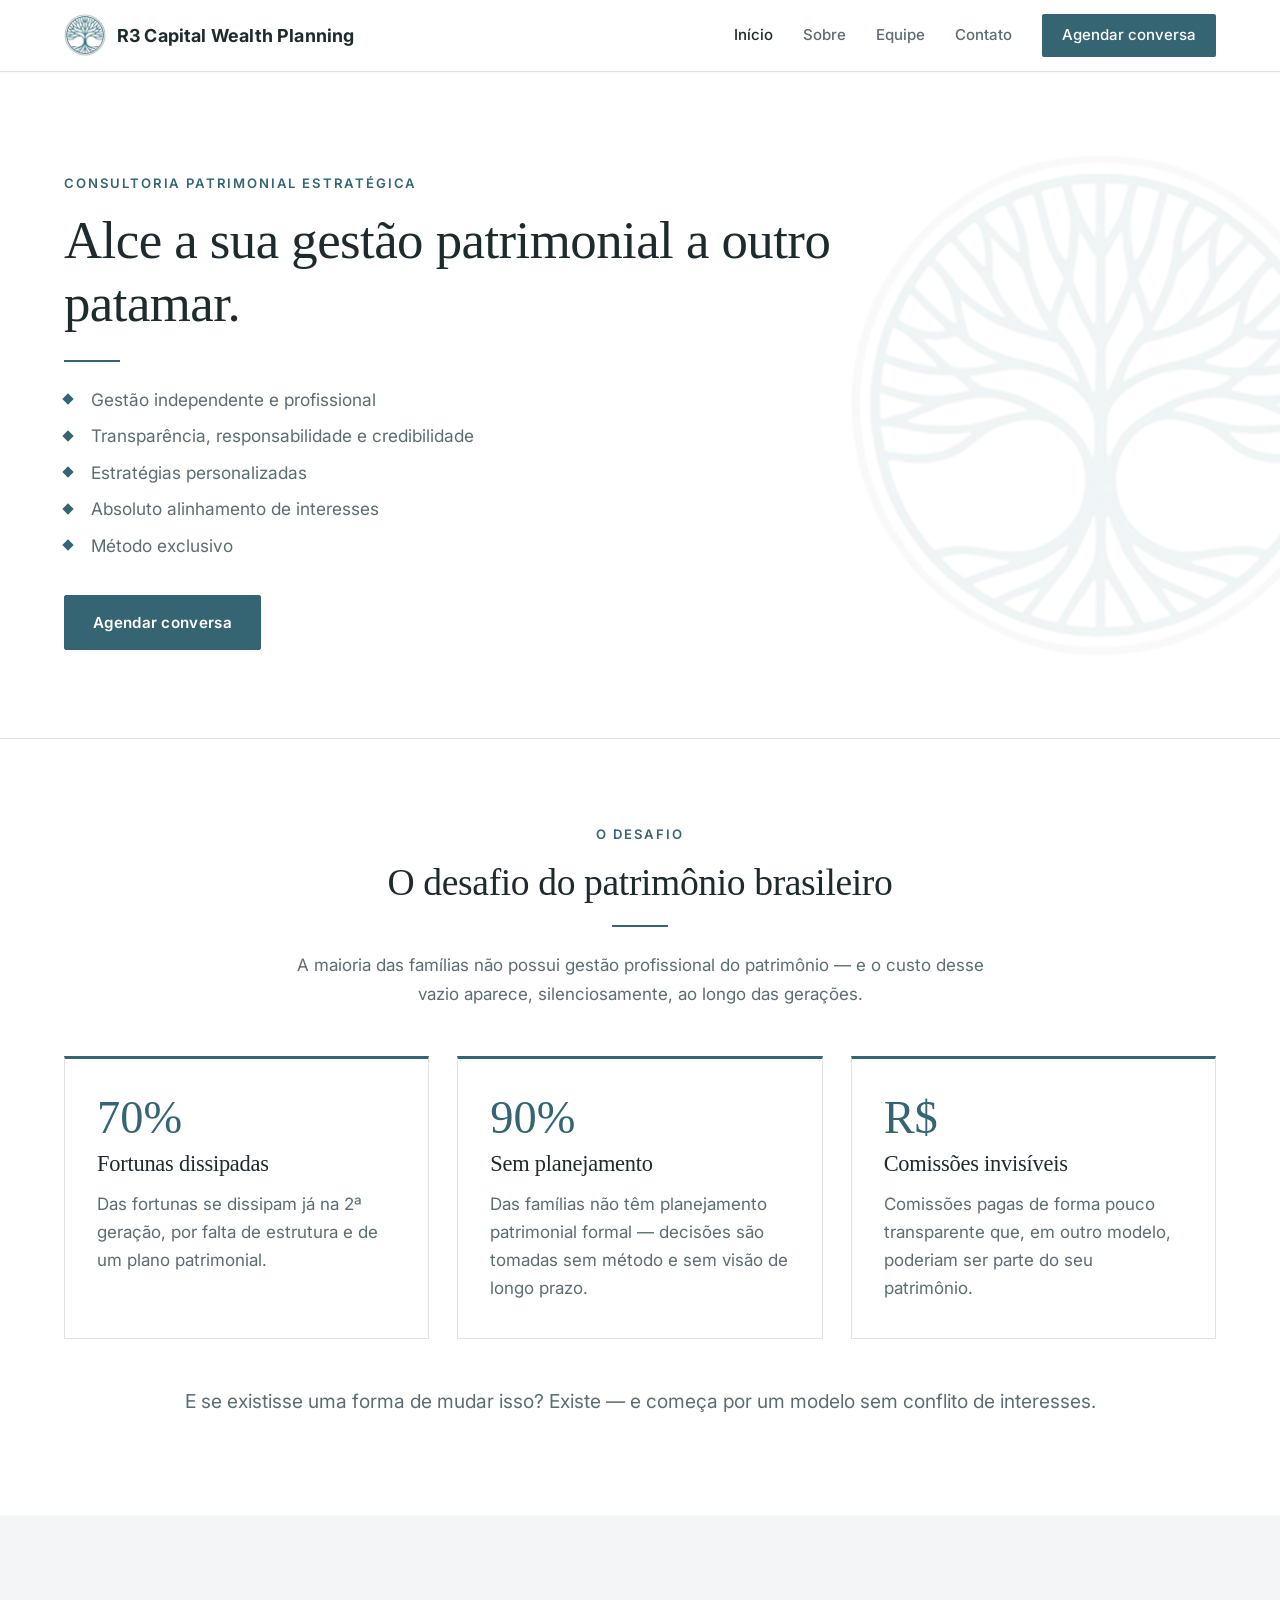
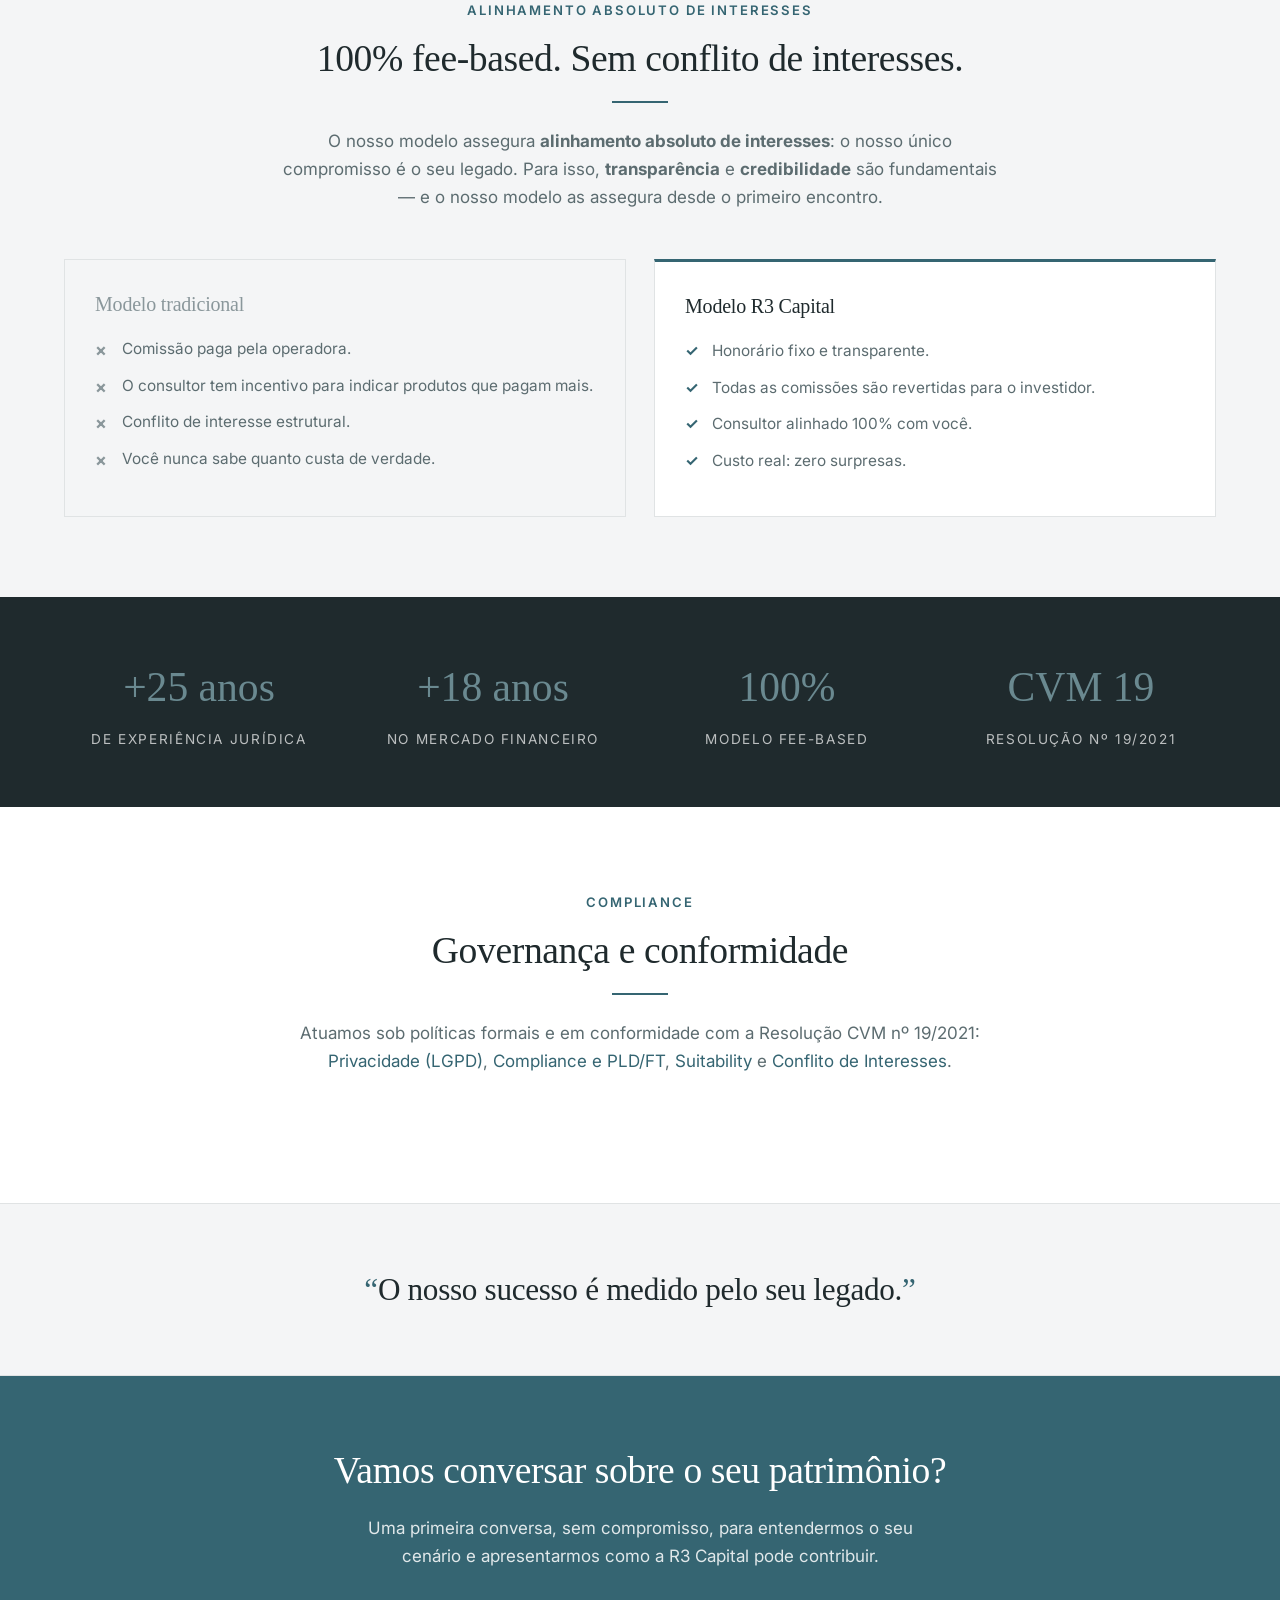
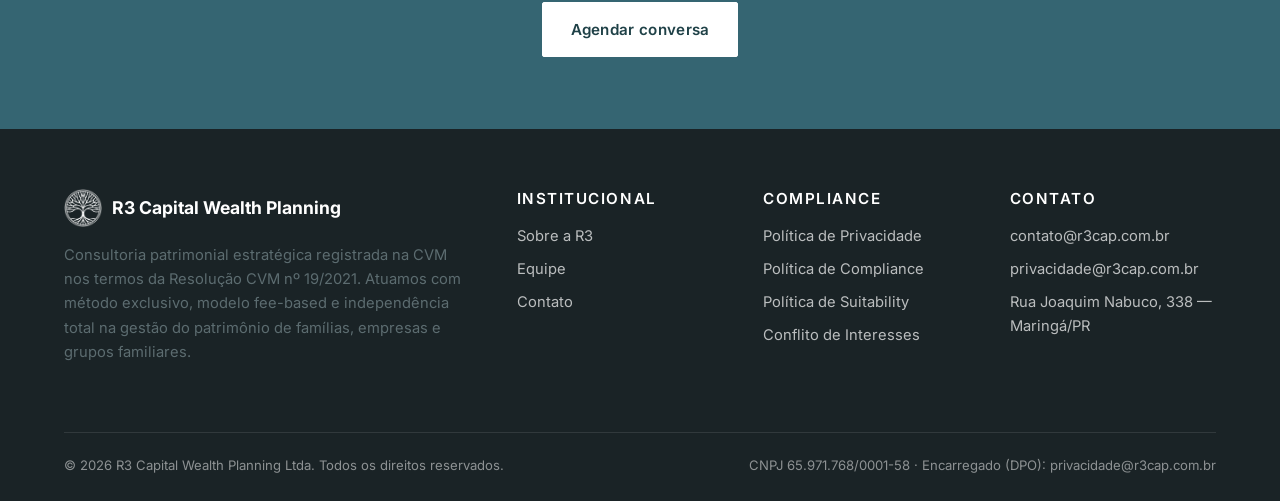
<file: index.html>
<!DOCTYPE html>
<html lang="pt-BR">
<head>
  <meta charset="UTF-8">
  <meta name="viewport" content="width=device-width, initial-scale=1.0">
  <title>Consultoria patrimonial estratégica | R3 Capital Wealth Planning</title>
  <meta name="description" content="R3 Capital Wealth Planning — consultoria patrimonial estratégica registrada na CVM (Resolução CVM nº 19/2021). Método exclusivo, modelo fee-based e total alinhamento com os seus interesses.">
  <meta name="robots" content="index, follow">
  <link rel="canonical" href="https://r3cap.com.br/">
  <link rel="icon" type="image/png" href="assets/logo-icon.png">
  <link rel="apple-touch-icon" href="assets/logo-icon.png">
  <meta property="og:site_name" content="R3 Capital Wealth Planning">
  <meta property="og:locale" content="pt_BR">
  <meta property="og:type" content="website">
  <meta property="og:title" content="Consultoria patrimonial estratégica | R3 Capital Wealth Planning">
  <meta property="og:description" content="R3 Capital Wealth Planning — consultoria patrimonial estratégica registrada na CVM (Resolução CVM nº 19/2021). Método exclusivo, modelo fee-based e total alinhamento com os seus interesses.">
  <meta property="og:url" content="https://r3cap.com.br/">
  <meta property="og:image" content="https://r3cap.com.br/assets/og-image.png">
  <meta name="twitter:card" content="summary_large_image">
  <link rel="preconnect" href="https://fonts.googleapis.com">
  <link rel="preconnect" href="https://fonts.gstatic.com" crossorigin>
  <link href="https://fonts.googleapis.com/css2?family=Inter:wght@400;500;600;700&display=swap" rel="stylesheet">
  <link rel="stylesheet" href="css/style.css">
</head>
<body data-page="home">

<header class="navbar">
  <div class="navbar-inner">
    <a href="index.html" class="navbar-brand"><img class="brand-icon" src="assets/logo-icon.png" alt="R3 Capital"><span>R3 Capital Wealth Planning</span></a>
    <button class="nav-toggle" aria-label="Abrir menu" aria-expanded="false" aria-controls="primary-nav"><span></span><span></span><span></span></button>
    <nav class="navbar-nav" id="primary-nav">
      <a href="index.html" class="active">Início</a><a href="sobre.html" class="">Sobre</a><a href="equipe.html" class="">Equipe</a><a href="contato.html" class="">Contato</a>
      <a href="https://wa.me/5544997051998?text=Ol%C3%A1%21%20Gostaria%20de%20agendar%20uma%20conversa%20com%20a%20R3%20Capital." target="_blank" rel="noopener" class="btn-nav">Agendar conversa</a>
    </nav>
  </div>
</header>

<section class="hero">
  <div class="container">
    <span class="eyebrow">Consultoria Patrimonial Estratégica</span>
    <h1>Alce a sua gestão patrimonial a outro patamar.</h1>
    <div class="divider-gold"></div>
    <ul class="hero-points">
      <li>Gestão independente e profissional</li>
      <li>Transparência, responsabilidade e credibilidade</li>
      <li>Estratégias personalizadas</li>
      <li>Absoluto alinhamento de interesses</li>
      <li>Método exclusivo</li>
    </ul>
    <div class="hero-actions">
      <a href="https://wa.me/5544997051998?text=Ol%C3%A1%21%20Gostaria%20de%20agendar%20uma%20conversa%20com%20a%20R3%20Capital." target="_blank" rel="noopener" class="btn btn-primary">Agendar conversa</a>
    </div>
  </div>
</section>

<section>
  <div class="container">
    <div class="section-header center">
      <span class="eyebrow">O desafio</span>
      <h2>O desafio do patrimônio brasileiro</h2>
      <div class="divider-gold"></div>
      <p>A maioria das famílias não possui gestão profissional do patrimônio &mdash; e o custo desse vazio aparece, silenciosamente, ao longo das gerações.</p>
    </div>
    <div class="grid-3">
      <div class="card">
        <div class="stat-big">70%</div>
        <h3>Fortunas dissipadas</h3>
        <p>Das fortunas se dissipam já na 2ª geração, por falta de estrutura e de um plano patrimonial.</p>
      </div>
      <div class="card">
        <div class="stat-big">90%</div>
        <h3>Sem planejamento</h3>
        <p>Das famílias não têm planejamento patrimonial formal &mdash; decisões são tomadas sem método e sem visão de longo prazo.</p>
      </div>
      <div class="card">
        <div class="stat-big">R$</div>
        <h3>Comissões invisíveis</h3>
        <p>Comissões pagas de forma pouco transparente que, em outro modelo, poderiam ser parte do seu patrimônio.</p>
      </div>
    </div>
    <p class="lead text-center mt-3">E se existisse uma forma de mudar isso? Existe &mdash; e começa por um modelo sem conflito de interesses.</p>
  </div>
</section>

<section class="alt">
  <div class="container">
    <div class="section-header center">
      <span class="eyebrow">Alinhamento absoluto de interesses</span>
      <h2>100% fee-based. Sem conflito de interesses.</h2>
      <div class="divider-gold"></div>
      <p>O nosso modelo assegura <strong>alinhamento absoluto de interesses</strong>: o nosso único compromisso é o seu legado. Para isso, <strong>transparência</strong> e <strong>credibilidade</strong> são fundamentais &mdash; e o nosso modelo as assegura desde o primeiro encontro.</p>
    </div>
    <div class="compare">
      <div class="compare-col bad">
        <h3>Modelo tradicional</h3>
        <ul>
          <li>Comissão paga pela operadora.</li>
          <li>O consultor tem incentivo para indicar produtos que pagam mais.</li>
          <li>Conflito de interesse estrutural.</li>
          <li>Você nunca sabe quanto custa de verdade.</li>
        </ul>
      </div>
      <div class="compare-col good">
        <h3>Modelo R3 Capital</h3>
        <ul>
          <li>Honorário fixo e transparente.</li>
          <li>Todas as comissões são revertidas para o investidor.</li>
          <li>Consultor alinhado 100% com você.</li>
          <li>Custo real: zero surpresas.</li>
        </ul>
      </div>
    </div>
  </div>
</section>

<section class="stats-bar">
  <div class="container">
    <div class="stats-grid">
      <div>
        <span class="stat-num">+25 anos</span>
        <div class="stat-label">De experiência jurídica</div>
      </div>
      <div>
        <span class="stat-num">+18 anos</span>
        <div class="stat-label">No mercado financeiro</div>
      </div>
      <div>
        <span class="stat-num">100%</span>
        <div class="stat-label">Modelo fee-based</div>
      </div>
      <div>
        <span class="stat-num">CVM 19</span>
        <div class="stat-label">Resolução nº 19/2021</div>
      </div>
    </div>
  </div>
</section>

<section>
  <div class="container">
    <div class="section-header center">
      <span class="eyebrow">Compliance</span>
      <h2>Governança e conformidade</h2>
      <div class="divider-gold"></div>
      <p>Atuamos sob políticas formais e em conformidade com a Resolução CVM nº 19/2021: <a href="politica-de-privacidade.html">Privacidade (LGPD)</a>, <a href="politica-de-compliance.html">Compliance e PLD/FT</a>, <a href="politica-de-suitability.html">Suitability</a> e <a href="conflito-de-interesses.html">Conflito de Interesses</a>.</p>
    </div>
  </div>
</section>

<section class="quote-band">
  <div class="container">
    <blockquote>O nosso sucesso é medido pelo seu legado.</blockquote>
  </div>
</section>

<section class="cta-band">
  <div class="container">
    <h2>Vamos conversar sobre o seu patrimônio?</h2>
    <p>Uma primeira conversa, sem compromisso, para entendermos o seu cenário e apresentarmos como a R3 Capital pode contribuir.</p>
    <a href="https://wa.me/5544997051998?text=Ol%C3%A1%21%20Gostaria%20de%20agendar%20uma%20conversa%20com%20a%20R3%20Capital." target="_blank" rel="noopener" class="btn btn-primary">Agendar conversa</a>
  </div>
</section>

<footer class="footer">
  <div class="container">
    <div class="footer-grid">
      <div>
        <span class="footer-brand"><img class="brand-icon" src="assets/logo-icon-branco.png" alt="R3 Capital"><span>R3 Capital Wealth Planning</span></span>
        <p>Consultoria patrimonial estratégica registrada na CVM nos termos da Resolução CVM nº 19/2021. Atuamos com método exclusivo, modelo fee-based e independência total na gestão do patrimônio de famílias, empresas e grupos familiares.</p>
      </div>
      <div>
        <h4>Institucional</h4>
        <ul>
          <li><a href="sobre.html">Sobre a R3</a></li>
          <li><a href="equipe.html">Equipe</a></li>
          <li><a href="contato.html">Contato</a></li>
        </ul>
      </div>
      <div>
        <h4>Compliance</h4>
        <ul>
          <li><a href="politica-de-privacidade.html">Política de Privacidade</a></li>
          <li><a href="politica-de-compliance.html">Política de Compliance</a></li>
          <li><a href="politica-de-suitability.html">Política de Suitability</a></li>
          <li><a href="conflito-de-interesses.html">Conflito de Interesses</a></li>
        </ul>
      </div>
      <div>
        <h4>Contato</h4>
        <ul>
          <li>contato@r3cap.com.br</li>
          <li>privacidade@r3cap.com.br</li>
          <li>Rua Joaquim Nabuco, 338 &mdash; Maringá/PR</li>
        </ul>
      </div>
    </div>
    <div class="footer-bottom">
      <div>&copy; 2026 R3 Capital Wealth Planning Ltda. Todos os direitos reservados.</div>
      <div>CNPJ 65.971.768/0001-58 &middot; Encarregado (DPO): privacidade@r3cap.com.br</div>
    </div>
  </div>
</footer>
<script>
(function(){var t=document.querySelector('.nav-toggle'),n=document.getElementById('primary-nav');if(t&&n){t.addEventListener('click',function(){var o=n.classList.toggle('open');t.setAttribute('aria-expanded',o);t.setAttribute('aria-label',o?'Fechar menu':'Abrir menu');});}})();
</script>
</body>
</html>
</file>
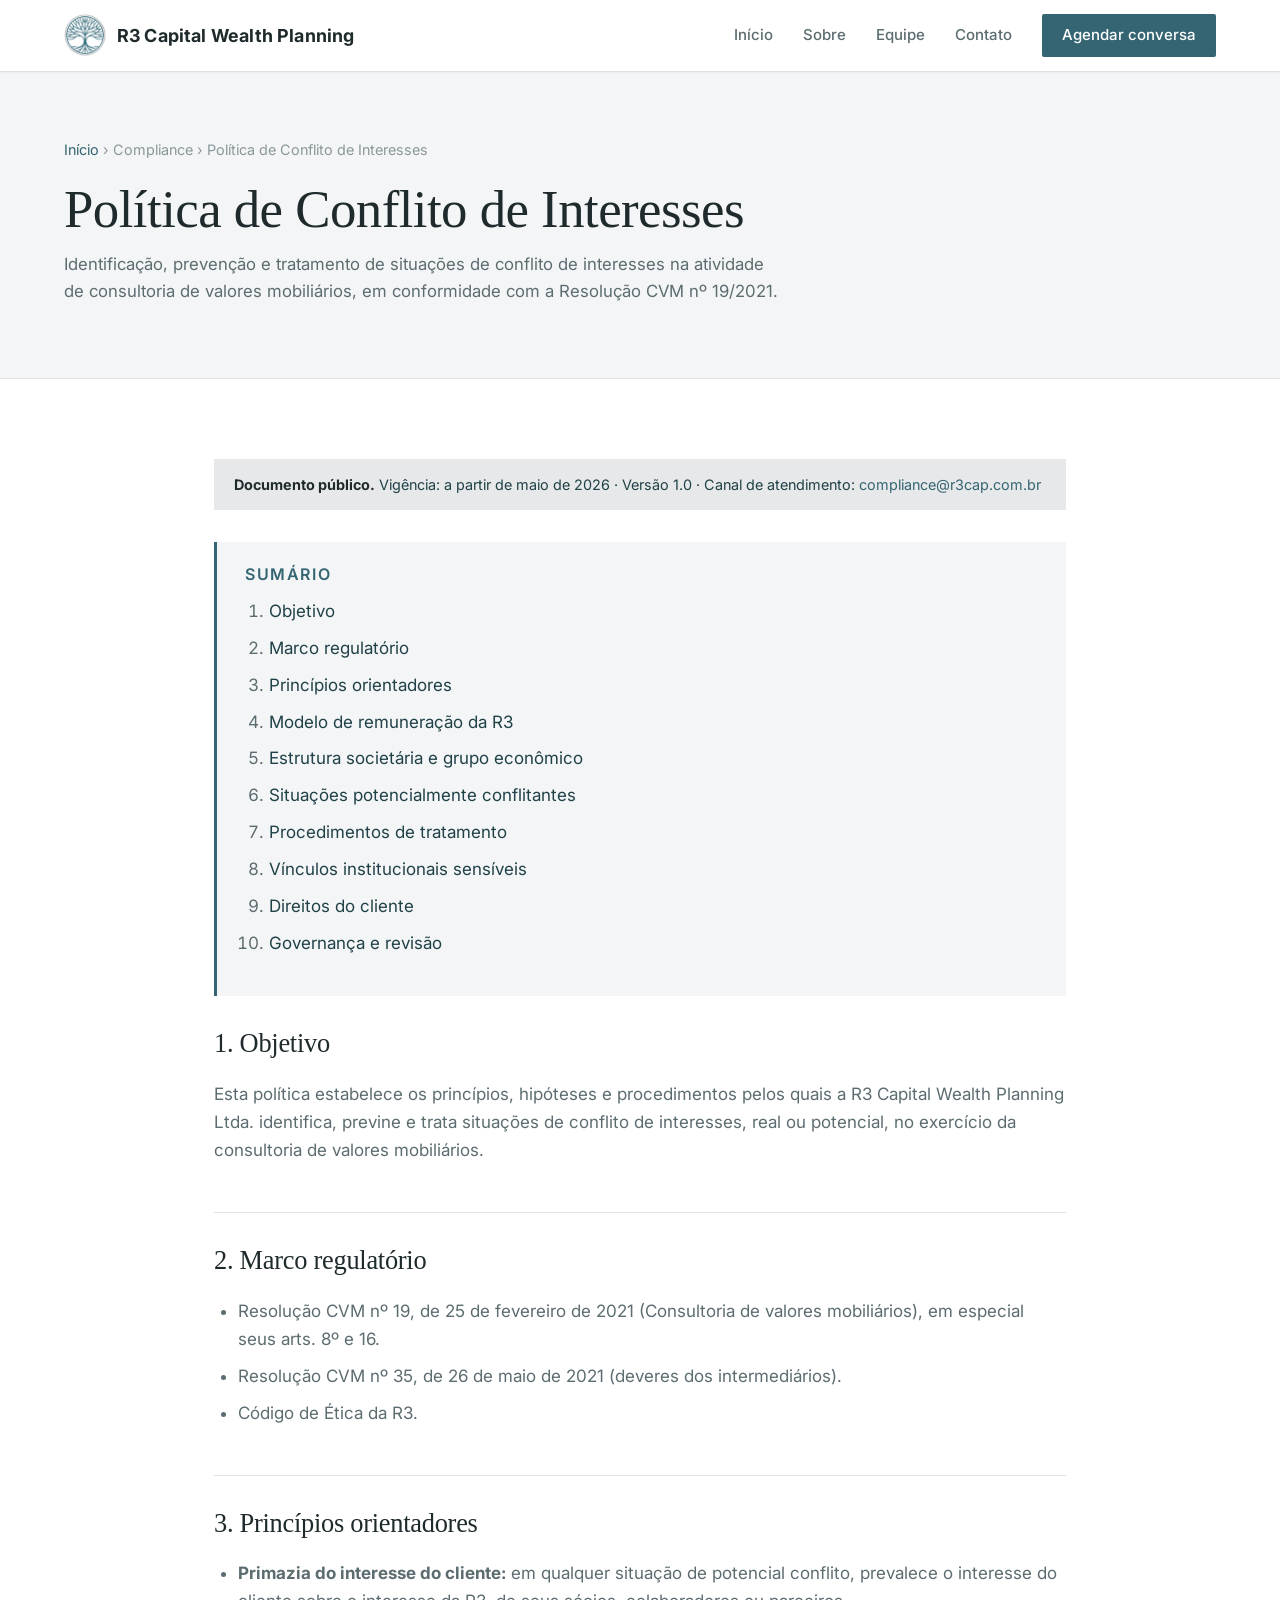
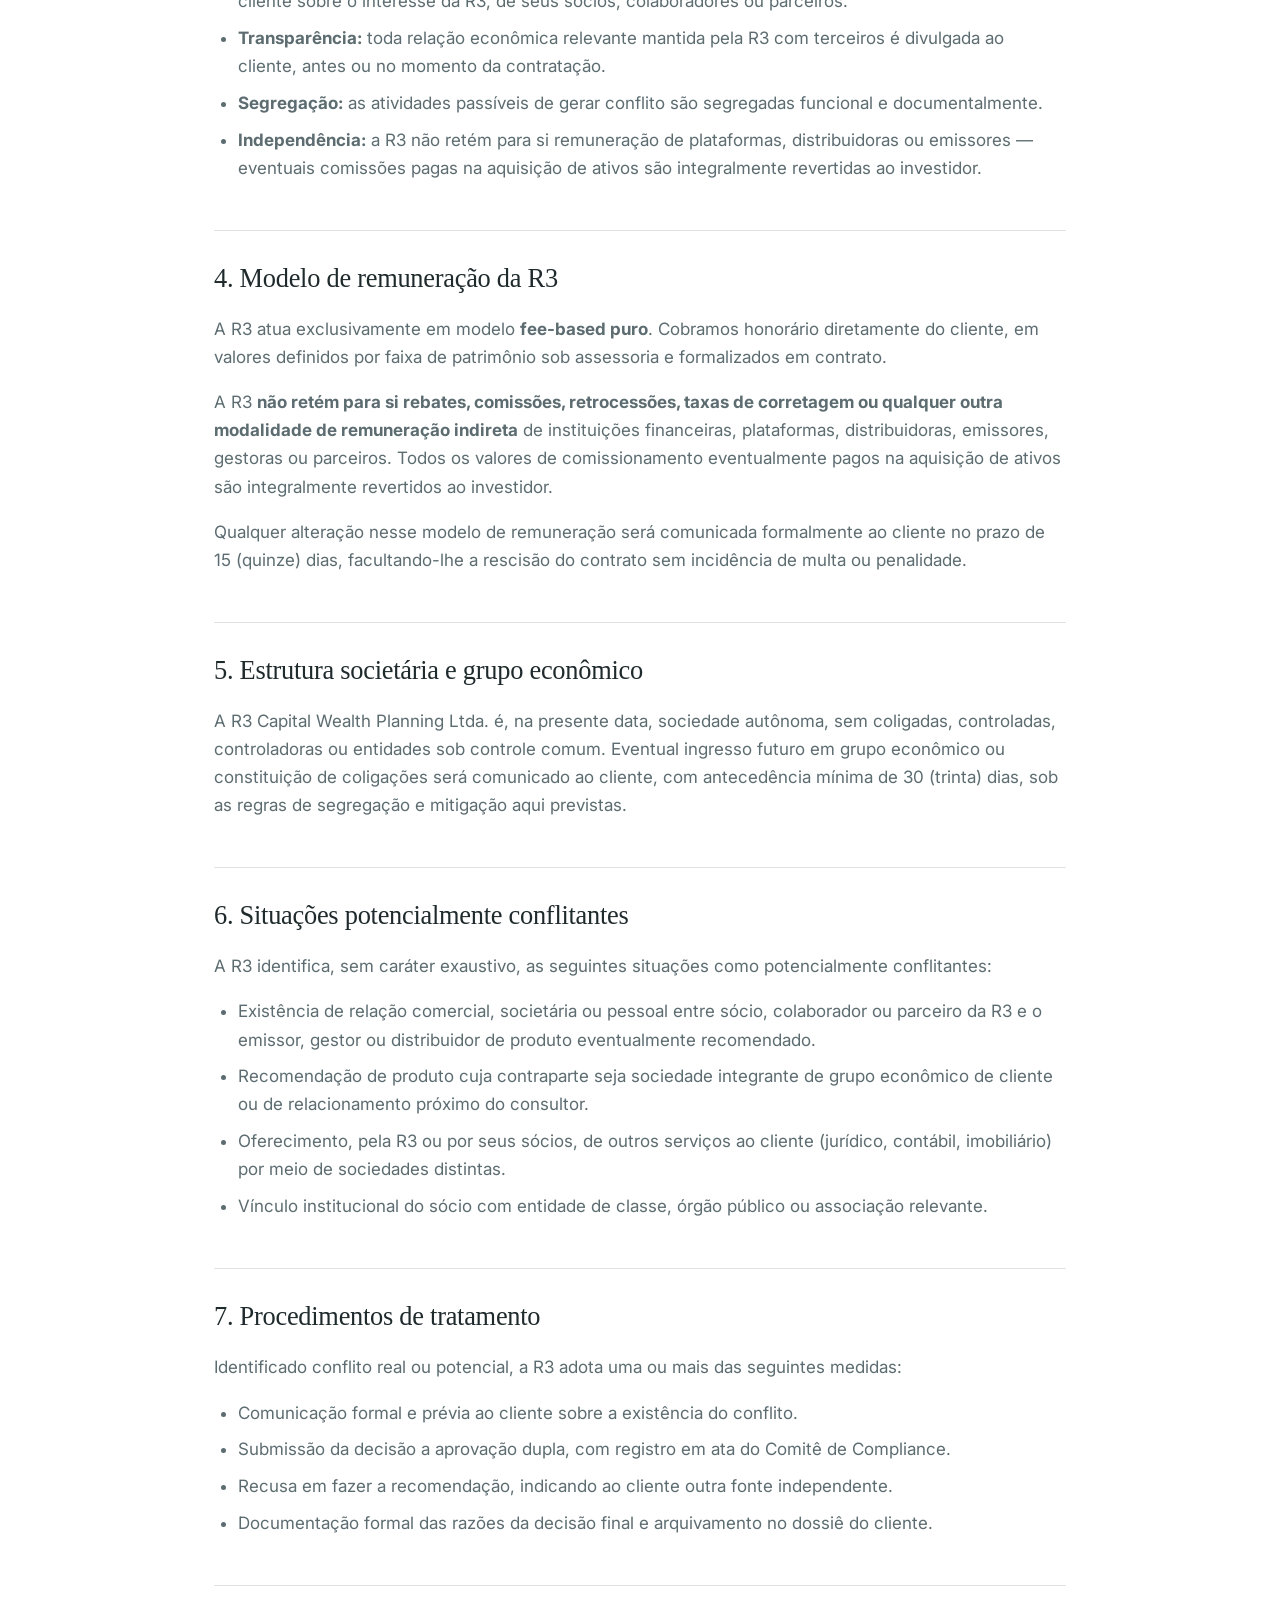
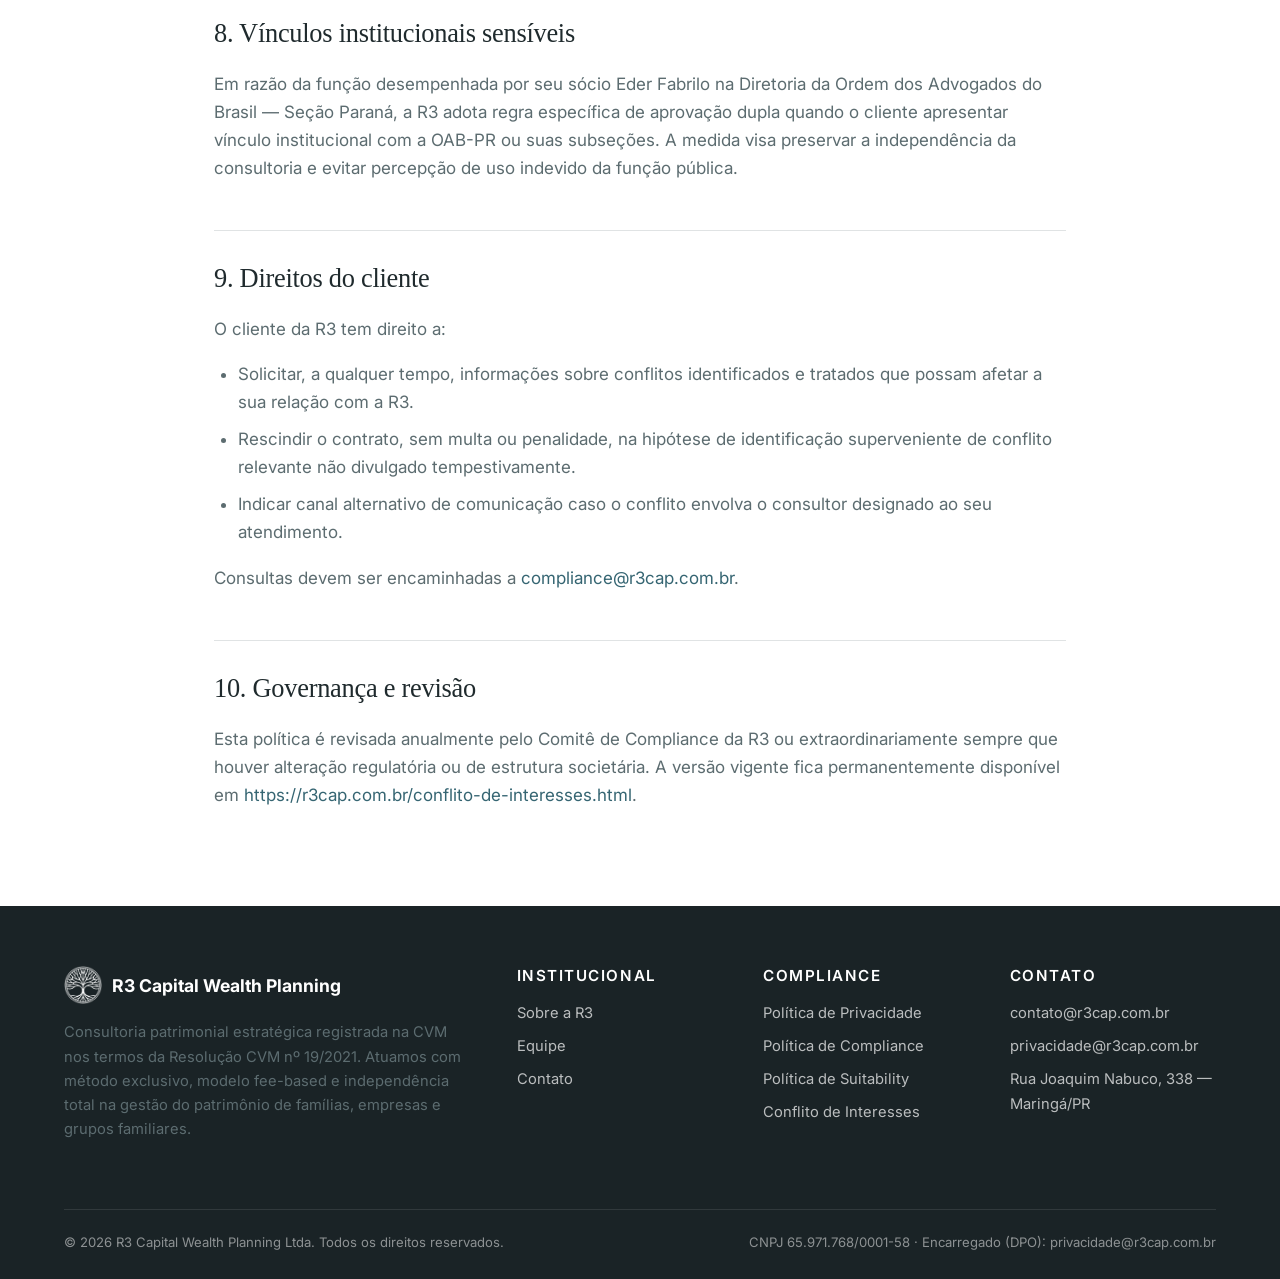
<file: conflito-de-interesses.html>
<!DOCTYPE html>
<html lang="pt-BR">
<head>
  <meta charset="UTF-8">
  <meta name="viewport" content="width=device-width, initial-scale=1.0">
  <title>Política de Conflito de Interesses | R3 Capital Wealth Planning</title>
  <meta name="description" content="Política de Conflito de Interesses da R3 Capital Wealth Planning Ltda., em conformidade com a Resolução CVM nº 19/2021.">
  <meta name="robots" content="index, follow">
  <link rel="canonical" href="https://r3cap.com.br/conflito-de-interesses.html">
  <link rel="icon" type="image/png" href="assets/logo-icon.png">
  <link rel="apple-touch-icon" href="assets/logo-icon.png">
  <meta property="og:site_name" content="R3 Capital Wealth Planning">
  <meta property="og:locale" content="pt_BR">
  <meta property="og:type" content="website">
  <meta property="og:title" content="Política de Conflito de Interesses | R3 Capital Wealth Planning">
  <meta property="og:description" content="Política de Conflito de Interesses da R3 Capital Wealth Planning Ltda., em conformidade com a Resolução CVM nº 19/2021.">
  <meta property="og:url" content="https://r3cap.com.br/conflito-de-interesses.html">
  <meta property="og:image" content="https://r3cap.com.br/assets/og-image.png">
  <meta name="twitter:card" content="summary_large_image">
  <link rel="preconnect" href="https://fonts.googleapis.com">
  <link rel="preconnect" href="https://fonts.gstatic.com" crossorigin>
  <link href="https://fonts.googleapis.com/css2?family=Inter:wght@400;500;600;700&display=swap" rel="stylesheet">
  <link rel="stylesheet" href="css/style.css">
</head>
<body data-page="conflito-interesses">

<header class="navbar">
  <div class="navbar-inner">
    <a href="index.html" class="navbar-brand"><img class="brand-icon" src="assets/logo-icon.png" alt="R3 Capital"><span>R3 Capital Wealth Planning</span></a>
    <button class="nav-toggle" aria-label="Abrir menu" aria-expanded="false" aria-controls="primary-nav"><span></span><span></span><span></span></button>
    <nav class="navbar-nav" id="primary-nav">
      <a href="index.html" class="">Início</a><a href="sobre.html" class="">Sobre</a><a href="equipe.html" class="">Equipe</a><a href="contato.html" class="">Contato</a>
      <a href="https://wa.me/5544997051998?text=Ol%C3%A1%21%20Gostaria%20de%20agendar%20uma%20conversa%20com%20a%20R3%20Capital." target="_blank" rel="noopener" class="btn-nav">Agendar conversa</a>
    </nav>
  </div>
</header>

<section class="page-header">
  <div class="container">
    <div class="breadcrumb"><a href="index.html">Início</a> &rsaquo; Compliance &rsaquo; Política de Conflito de Interesses</div>
    <h1>Política de Conflito de Interesses</h1>
    <p class="subtitle">Identificação, prevenção e tratamento de situações de conflito de interesses na atividade de consultoria de valores mobiliários, em conformidade com a Resolução CVM nº 19/2021.</p>
  </div>
</section>

<section>
  <div class="container-narrow legal-content">

<div class="meta">
  <strong>Documento público.</strong> Vigência: a partir de maio de 2026 &middot; Versão 1.0 &middot;
  Canal de atendimento: <a href="mailto:compliance@r3cap.com.br">compliance@r3cap.com.br</a>
</div>

    <div class="policy-toc">
      <h4>Sumário</h4>
      <ol>
        <li><a href="#ci-1">Objetivo</a></li>
        <li><a href="#ci-2">Marco regulatório</a></li>
        <li><a href="#ci-3">Princípios orientadores</a></li>
        <li><a href="#ci-4">Modelo de remuneração da R3</a></li>
        <li><a href="#ci-5">Estrutura societária e grupo econômico</a></li>
        <li><a href="#ci-6">Situações potencialmente conflitantes</a></li>
        <li><a href="#ci-7">Procedimentos de tratamento</a></li>
        <li><a href="#ci-8">Vínculos institucionais sensíveis</a></li>
        <li><a href="#ci-9">Direitos do cliente</a></li>
        <li><a href="#ci-10">Governança e revisão</a></li>
      </ol>
    </div>

    <h2 id="ci-1">1. Objetivo</h2>
    <p>Esta política estabelece os princípios, hipóteses e procedimentos pelos quais a R3 Capital Wealth Planning Ltda. identifica, previne e trata situações de conflito de interesses, real ou potencial, no exercício da consultoria de valores mobiliários.</p>

    <h2 id="ci-2">2. Marco regulatório</h2>
    <ul>
      <li>Resolução CVM nº 19, de 25 de fevereiro de 2021 (Consultoria de valores mobiliários), em especial seus arts. 8º e 16.</li>
      <li>Resolução CVM nº 35, de 26 de maio de 2021 (deveres dos intermediários).</li>
      <li>Código de Ética da R3.</li>
    </ul>

    <h2 id="ci-3">3. Princípios orientadores</h2>
    <ul>
      <li><strong>Primazia do interesse do cliente:</strong> em qualquer situação de potencial conflito, prevalece o interesse do cliente sobre o interesse da R3, de seus sócios, colaboradores ou parceiros.</li>
      <li><strong>Transparência:</strong> toda relação econômica relevante mantida pela R3 com terceiros é divulgada ao cliente, antes ou no momento da contratação.</li>
      <li><strong>Segregação:</strong> as atividades passíveis de gerar conflito são segregadas funcional e documentalmente.</li>
      <li><strong>Independência:</strong> a R3 não retém para si remuneração de plataformas, distribuidoras ou emissores &mdash; eventuais comissões pagas na aquisição de ativos são integralmente revertidas ao investidor.</li>
    </ul>

    <h2 id="ci-4">4. Modelo de remuneração da R3</h2>
    <p>A R3 atua exclusivamente em modelo <strong>fee-based puro</strong>. Cobramos honorário diretamente do cliente, em valores definidos por faixa de patrimônio sob assessoria e formalizados em contrato.</p>
    <p>A R3 <strong>não retém para si rebates, comissões, retrocessões, taxas de corretagem ou qualquer outra modalidade de remuneração indireta</strong> de instituições financeiras, plataformas, distribuidoras, emissores, gestoras ou parceiros. Todos os valores de comissionamento eventualmente pagos na aquisição de ativos são integralmente revertidos ao investidor.</p>
    <p>Qualquer alteração nesse modelo de remuneração será comunicada formalmente ao cliente no prazo de 15 (quinze) dias, facultando-lhe a rescisão do contrato sem incidência de multa ou penalidade.</p>

    <h2 id="ci-5">5. Estrutura societária e grupo econômico</h2>
    <p>A R3 Capital Wealth Planning Ltda. é, na presente data, sociedade autônoma, sem coligadas, controladas, controladoras ou entidades sob controle comum. Eventual ingresso futuro em grupo econômico ou constituição de coligações será comunicado ao cliente, com antecedência mínima de 30 (trinta) dias, sob as regras de segregação e mitigação aqui previstas.</p>

    <h2 id="ci-6">6. Situações potencialmente conflitantes</h2>
    <p>A R3 identifica, sem caráter exaustivo, as seguintes situações como potencialmente conflitantes:</p>
    <ul>
      <li>Existência de relação comercial, societária ou pessoal entre sócio, colaborador ou parceiro da R3 e o emissor, gestor ou distribuidor de produto eventualmente recomendado.</li>
      <li>Recomendação de produto cuja contraparte seja sociedade integrante de grupo econômico de cliente ou de relacionamento próximo do consultor.</li>
      <li>Oferecimento, pela R3 ou por seus sócios, de outros serviços ao cliente (jurídico, contábil, imobiliário) por meio de sociedades distintas.</li>
      <li>Vínculo institucional do sócio com entidade de classe, órgão público ou associação relevante.</li>
    </ul>

    <h2 id="ci-7">7. Procedimentos de tratamento</h2>
    <p>Identificado conflito real ou potencial, a R3 adota uma ou mais das seguintes medidas:</p>
    <ul>
      <li>Comunicação formal e prévia ao cliente sobre a existência do conflito.</li>
      <li>Submissão da decisão a aprovação dupla, com registro em ata do Comitê de Compliance.</li>
      <li>Recusa em fazer a recomendação, indicando ao cliente outra fonte independente.</li>
      <li>Documentação formal das razões da decisão final e arquivamento no dossiê do cliente.</li>
    </ul>

    <h2 id="ci-8">8. Vínculos institucionais sensíveis</h2>
    <p>Em razão da função desempenhada por seu sócio Eder Fabrilo na Diretoria da Ordem dos Advogados do Brasil — Seção Paraná, a R3 adota regra específica de aprovação dupla quando o cliente apresentar vínculo institucional com a OAB-PR ou suas subseções. A medida visa preservar a independência da consultoria e evitar percepção de uso indevido da função pública.</p>

    <h2 id="ci-9">9. Direitos do cliente</h2>
    <p>O cliente da R3 tem direito a:</p>
    <ul>
      <li>Solicitar, a qualquer tempo, informações sobre conflitos identificados e tratados que possam afetar a sua relação com a R3.</li>
      <li>Rescindir o contrato, sem multa ou penalidade, na hipótese de identificação superveniente de conflito relevante não divulgado tempestivamente.</li>
      <li>Indicar canal alternativo de comunicação caso o conflito envolva o consultor designado ao seu atendimento.</li>
    </ul>
    <p>Consultas devem ser encaminhadas a <a href="mailto:compliance@r3cap.com.br">compliance@r3cap.com.br</a>.</p>

    <h2 id="ci-10">10. Governança e revisão</h2>
    <p>Esta política é revisada anualmente pelo Comitê de Compliance da R3 ou extraordinariamente sempre que houver alteração regulatória ou de estrutura societária. A versão vigente fica permanentemente disponível em <a href="https://r3cap.com.br/conflito-de-interesses.html">https://r3cap.com.br/conflito-de-interesses.html</a>.</p>
  </div>
</section>

<footer class="footer">
  <div class="container">
    <div class="footer-grid">
      <div>
        <span class="footer-brand"><img class="brand-icon" src="assets/logo-icon-branco.png" alt="R3 Capital"><span>R3 Capital Wealth Planning</span></span>
        <p>Consultoria patrimonial estratégica registrada na CVM nos termos da Resolução CVM nº 19/2021. Atuamos com método exclusivo, modelo fee-based e independência total na gestão do patrimônio de famílias, empresas e grupos familiares.</p>
      </div>
      <div>
        <h4>Institucional</h4>
        <ul>
          <li><a href="sobre.html">Sobre a R3</a></li>
          <li><a href="equipe.html">Equipe</a></li>
          <li><a href="contato.html">Contato</a></li>
        </ul>
      </div>
      <div>
        <h4>Compliance</h4>
        <ul>
          <li><a href="politica-de-privacidade.html">Política de Privacidade</a></li>
          <li><a href="politica-de-compliance.html">Política de Compliance</a></li>
          <li><a href="politica-de-suitability.html">Política de Suitability</a></li>
          <li><a href="conflito-de-interesses.html">Conflito de Interesses</a></li>
        </ul>
      </div>
      <div>
        <h4>Contato</h4>
        <ul>
          <li>contato@r3cap.com.br</li>
          <li>privacidade@r3cap.com.br</li>
          <li>Rua Joaquim Nabuco, 338 &mdash; Maringá/PR</li>
        </ul>
      </div>
    </div>
    <div class="footer-bottom">
      <div>&copy; 2026 R3 Capital Wealth Planning Ltda. Todos os direitos reservados.</div>
      <div>CNPJ 65.971.768/0001-58 &middot; Encarregado (DPO): privacidade@r3cap.com.br</div>
    </div>
  </div>
</footer>
<script>
(function(){var t=document.querySelector('.nav-toggle'),n=document.getElementById('primary-nav');if(t&&n){t.addEventListener('click',function(){var o=n.classList.toggle('open');t.setAttribute('aria-expanded',o);t.setAttribute('aria-label',o?'Fechar menu':'Abrir menu');});}})();
</script>
</body>
</html>
</file>
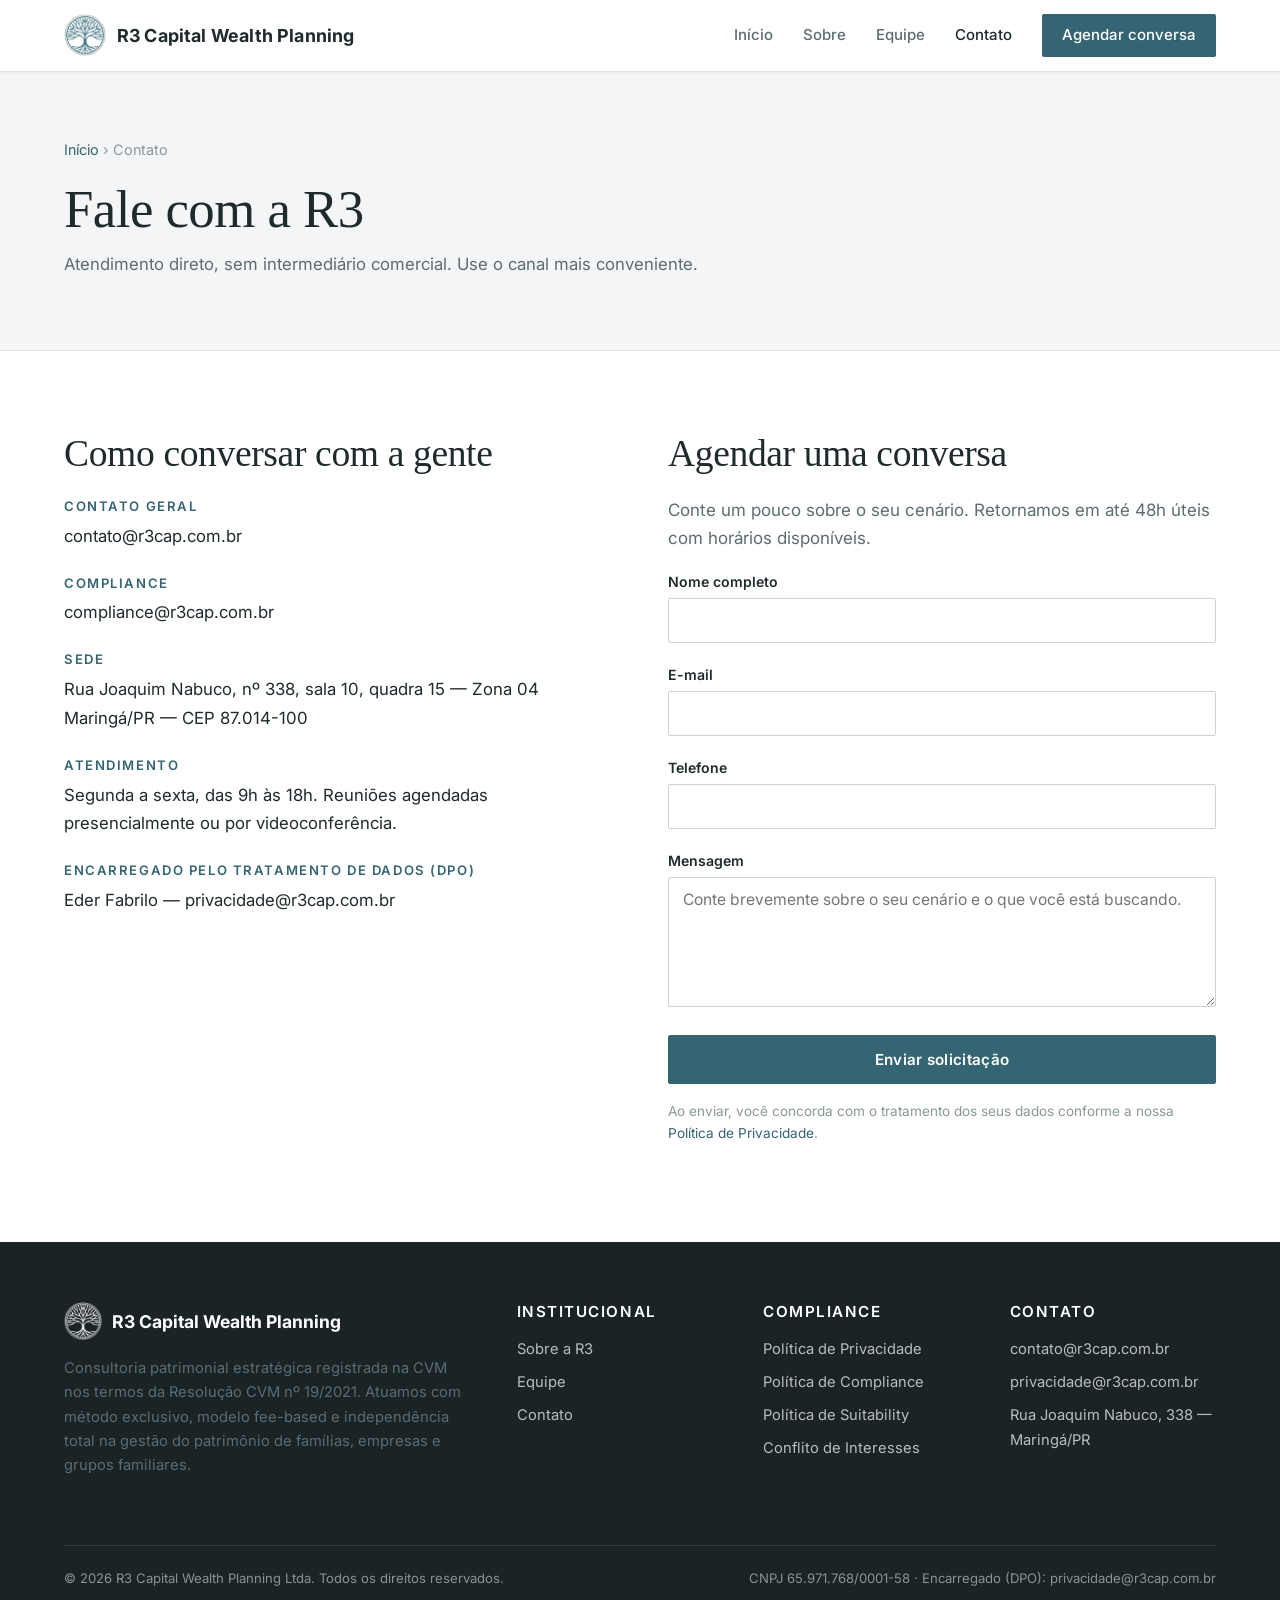
<file: contato.html>
<!DOCTYPE html>
<html lang="pt-BR">
<head>
  <meta charset="UTF-8">
  <meta name="viewport" content="width=device-width, initial-scale=1.0">
  <title>Contato | R3 Capital Wealth Planning</title>
  <meta name="description" content="Fale com a R3 Capital Wealth Planning. Atendimento direto aos sócios, agendamento de primeira reunião, canal LGPD e dados de contato.">
  <meta name="robots" content="index, follow">
  <link rel="canonical" href="https://r3cap.com.br/contato.html">
  <link rel="icon" type="image/png" href="assets/logo-icon.png">
  <link rel="apple-touch-icon" href="assets/logo-icon.png">
  <meta property="og:site_name" content="R3 Capital Wealth Planning">
  <meta property="og:locale" content="pt_BR">
  <meta property="og:type" content="website">
  <meta property="og:title" content="Contato | R3 Capital Wealth Planning">
  <meta property="og:description" content="Fale com a R3 Capital Wealth Planning. Atendimento direto aos sócios, agendamento de primeira reunião, canal LGPD e dados de contato.">
  <meta property="og:url" content="https://r3cap.com.br/contato.html">
  <meta property="og:image" content="https://r3cap.com.br/assets/og-image.png">
  <meta name="twitter:card" content="summary_large_image">
  <link rel="preconnect" href="https://fonts.googleapis.com">
  <link rel="preconnect" href="https://fonts.gstatic.com" crossorigin>
  <link href="https://fonts.googleapis.com/css2?family=Inter:wght@400;500;600;700&display=swap" rel="stylesheet">
  <link rel="stylesheet" href="css/style.css">
</head>
<body data-page="contato">

<header class="navbar">
  <div class="navbar-inner">
    <a href="index.html" class="navbar-brand"><img class="brand-icon" src="assets/logo-icon.png" alt="R3 Capital"><span>R3 Capital Wealth Planning</span></a>
    <button class="nav-toggle" aria-label="Abrir menu" aria-expanded="false" aria-controls="primary-nav"><span></span><span></span><span></span></button>
    <nav class="navbar-nav" id="primary-nav">
      <a href="index.html" class="">Início</a><a href="sobre.html" class="">Sobre</a><a href="equipe.html" class="">Equipe</a><a href="contato.html" class="active">Contato</a>
      <a href="https://wa.me/5544997051998?text=Ol%C3%A1%21%20Gostaria%20de%20agendar%20uma%20conversa%20com%20a%20R3%20Capital." target="_blank" rel="noopener" class="btn-nav">Agendar conversa</a>
    </nav>
  </div>
</header>

<section class="page-header">
  <div class="container">
    <div class="breadcrumb"><a href="index.html">Início</a> &rsaquo; Contato</div>
    <h1>Fale com a R3</h1>
    <p class="subtitle">Atendimento direto, sem intermediário comercial. Use o canal mais conveniente.</p>
  </div>
</section>

<section>
  <div class="container">
    <div class="contact-grid">
      <div class="contact-info">
        <h2>Como conversar com a gente</h2>
        <p>
          <span class="label">Contato geral</span>
          <span class="value">contato@r3cap.com.br</span>
        </p>
        <p>
          <span class="label">Compliance</span>
          <span class="value">compliance@r3cap.com.br</span>
        </p>
        <p>
          <span class="label">Sede</span>
          <span class="value">Rua Joaquim Nabuco, nº 338, sala 10, quadra 15 &mdash; Zona 04<br>Maringá/PR &mdash; CEP 87.014-100</span>
        </p>
        <p>
          <span class="label">Atendimento</span>
          <span class="value">Segunda a sexta, das 9h às 18h. Reuniões agendadas presencialmente ou por videoconferência.</span>
        </p>
        <p>
          <span class="label">Encarregado pelo Tratamento de Dados (DPO)</span>
          <span class="value">Eder Fabrilo &mdash; privacidade@r3cap.com.br</span>
        </p>
      </div>

      <div id="agendar">
        <h2>Agendar uma conversa</h2>
        <p>Conte um pouco sobre o seu cenário. Retornamos em até 48h úteis com horários disponíveis.</p>
        <form id="contact-form" method="POST" action="https://formspree.io/f/xeewdvdn">
          <input type="hidden" name="_subject" value="Contato pelo site — R3 Capital">
          <div class="form-row">
            <label for="nome">Nome completo</label>
            <input type="text" id="nome" name="nome" required>
          </div>
          <div class="form-row">
            <label for="email">E-mail</label>
            <input type="email" id="email" name="email" required>
          </div>
          <div class="form-row">
            <label for="telefone">Telefone</label>
            <input type="tel" id="telefone" name="telefone">
          </div>
          <div class="form-row">
            <label for="mensagem">Mensagem</label>
            <textarea id="mensagem" name="mensagem" placeholder="Conte brevemente sobre o seu cenário e o que você está buscando."></textarea>
          </div>
          <button type="submit" class="btn btn-primary">Enviar solicitação</button>
          <p id="form-status" class="form-status" hidden></p>
        </form>
        <p style="font-size: .85rem; color: var(--gray-500); margin-top: 1rem;">Ao enviar, você concorda com o tratamento dos seus dados conforme a nossa <a href="politica-de-privacidade.html">Política de Privacidade</a>.</p>
      </div>
    </div>
  </div>
</section>

<footer class="footer">
  <div class="container">
    <div class="footer-grid">
      <div>
        <span class="footer-brand"><img class="brand-icon" src="assets/logo-icon-branco.png" alt="R3 Capital"><span>R3 Capital Wealth Planning</span></span>
        <p>Consultoria patrimonial estratégica registrada na CVM nos termos da Resolução CVM nº 19/2021. Atuamos com método exclusivo, modelo fee-based e independência total na gestão do patrimônio de famílias, empresas e grupos familiares.</p>
      </div>
      <div>
        <h4>Institucional</h4>
        <ul>
          <li><a href="sobre.html">Sobre a R3</a></li>
          <li><a href="equipe.html">Equipe</a></li>
          <li><a href="contato.html">Contato</a></li>
        </ul>
      </div>
      <div>
        <h4>Compliance</h4>
        <ul>
          <li><a href="politica-de-privacidade.html">Política de Privacidade</a></li>
          <li><a href="politica-de-compliance.html">Política de Compliance</a></li>
          <li><a href="politica-de-suitability.html">Política de Suitability</a></li>
          <li><a href="conflito-de-interesses.html">Conflito de Interesses</a></li>
        </ul>
      </div>
      <div>
        <h4>Contato</h4>
        <ul>
          <li>contato@r3cap.com.br</li>
          <li>privacidade@r3cap.com.br</li>
          <li>Rua Joaquim Nabuco, 338 &mdash; Maringá/PR</li>
        </ul>
      </div>
    </div>
    <div class="footer-bottom">
      <div>&copy; 2026 R3 Capital Wealth Planning Ltda. Todos os direitos reservados.</div>
      <div>CNPJ 65.971.768/0001-58 &middot; Encarregado (DPO): privacidade@r3cap.com.br</div>
    </div>
  </div>
</footer>
<script>
(function(){var t=document.querySelector('.nav-toggle'),n=document.getElementById('primary-nav');if(t&&n){t.addEventListener('click',function(){var o=n.classList.toggle('open');t.setAttribute('aria-expanded',o);t.setAttribute('aria-label',o?'Fechar menu':'Abrir menu');});}})();
(function(){var f=document.getElementById('contact-form');if(!f)return;var st=document.getElementById('form-status');var P='SEU_ID_FORMSPREE';function show(m,ok){if(!st)return;st.textContent=m;st.hidden=false;st.style.color=ok?'var(--teal-700)':'#b00020';}function g(n){return ((f.elements[n]&&f.elements[n].value)||'').trim();}function mailtoFallback(){var sub='Contato pelo site — '+(g('nome')||'novo contato');var body='Nome: '+g('nome')+'\nE-mail: '+g('email')+'\nTelefone: '+g('telefone')+'\n\nMensagem:\n'+g('mensagem');window.location.href='mailto:contato@r3cap.com.br?subject='+encodeURIComponent(sub)+'&body='+encodeURIComponent(body);}f.addEventListener('submit',function(e){e.preventDefault();if(f.action.indexOf(P)!==-1){mailtoFallback();return;}var data=new FormData(f);fetch(f.action,{method:'POST',body:data,headers:{'Accept':'application/json'}}).then(function(r){if(r.ok){f.reset();show('Mensagem enviada. Retornaremos em breve.',true);}else{show('Não foi possível enviar agora. Escreva para contato@r3cap.com.br.',false);}}).catch(function(){show('Não foi possível enviar agora. Escreva para contato@r3cap.com.br.',false);});});})();
</script>
</body>
</html>
</file>
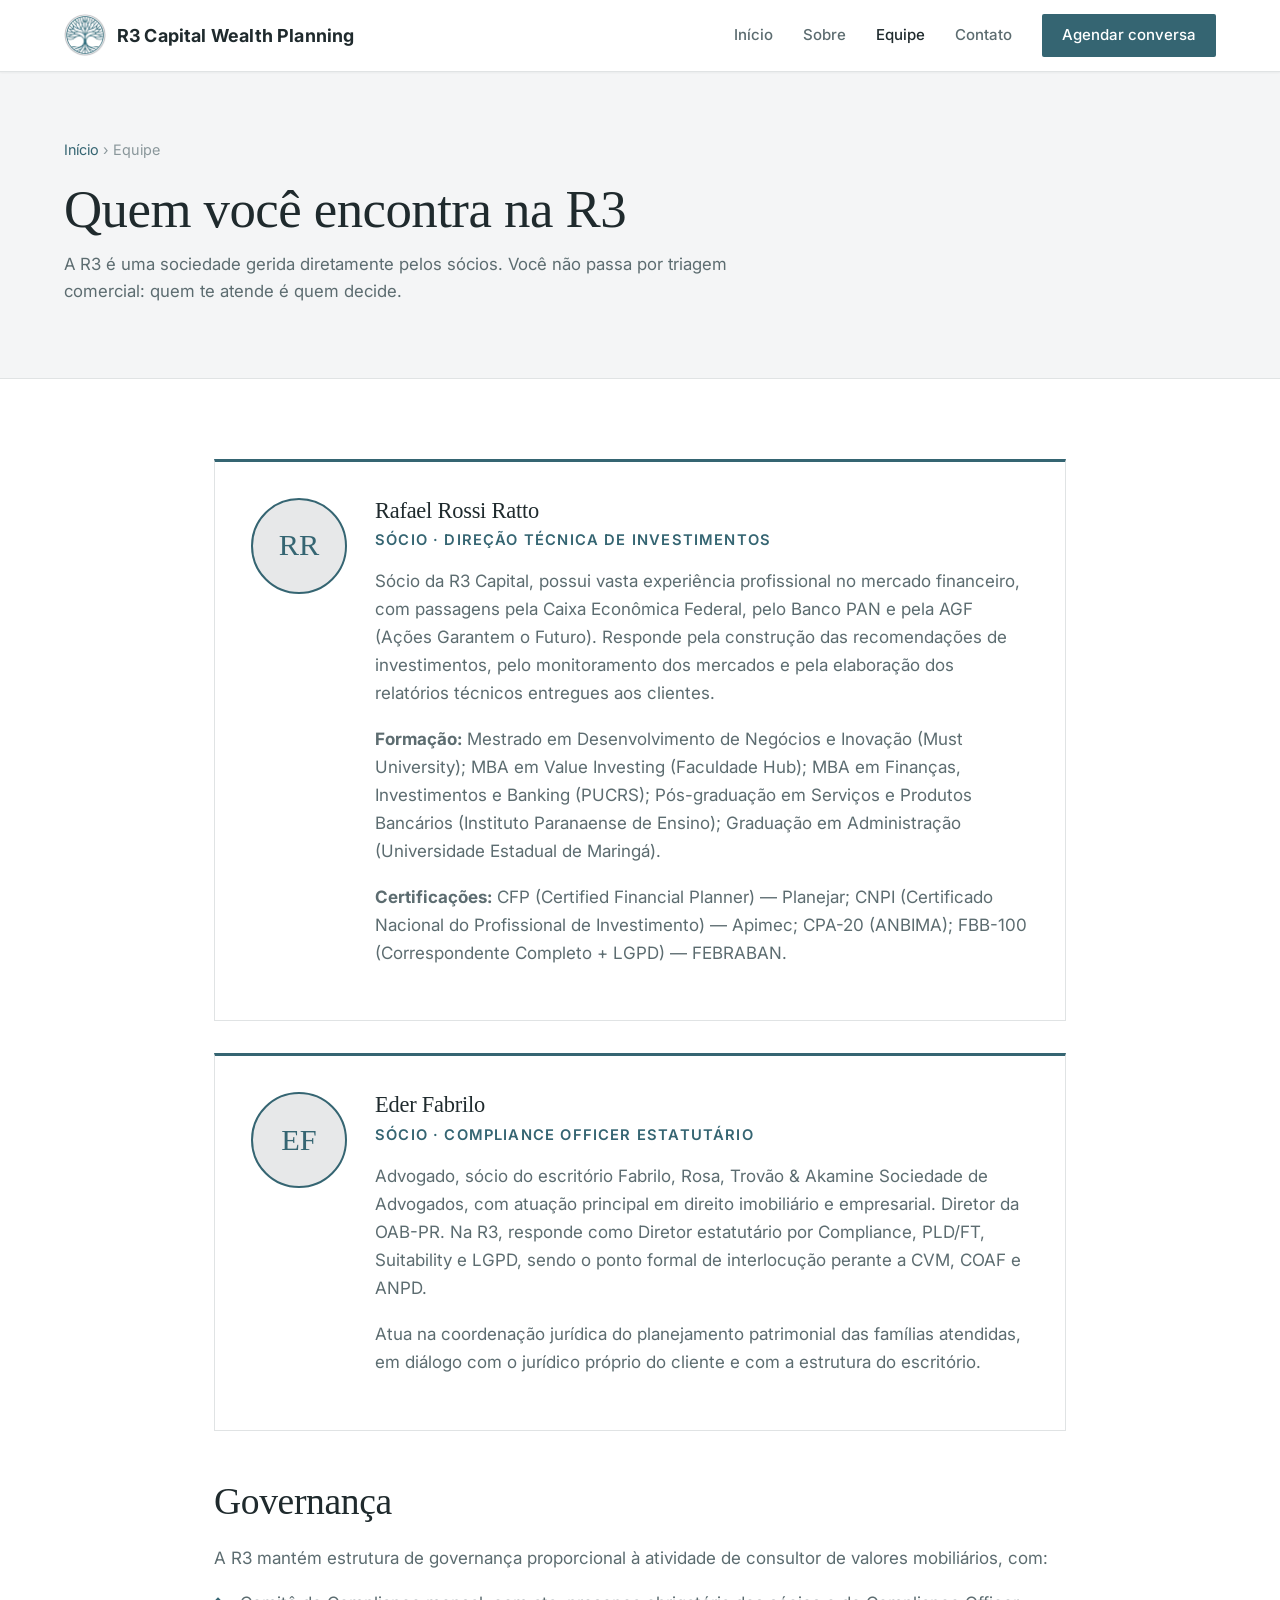
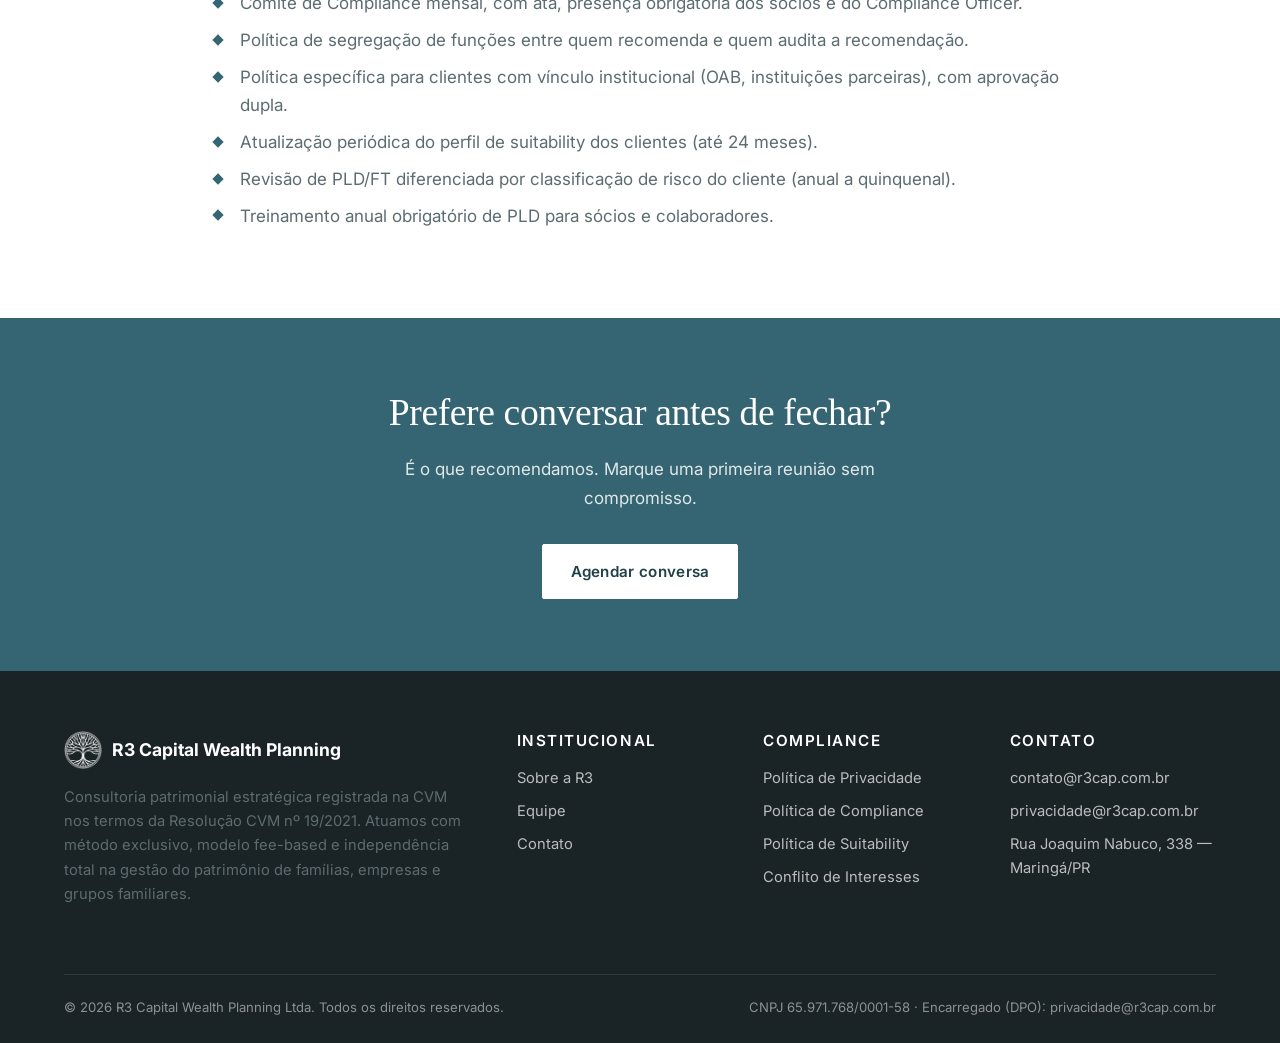
<file: equipe.html>
<!DOCTYPE html>
<html lang="pt-BR">
<head>
  <meta charset="UTF-8">
  <meta name="viewport" content="width=device-width, initial-scale=1.0">
  <title>Equipe | R3 Capital Wealth Planning</title>
  <meta name="description" content="Sócios e equipe da R3 Capital Wealth Planning — direção experiente, governança formal, atendimento direto.">
  <meta name="robots" content="index, follow">
  <link rel="canonical" href="https://r3cap.com.br/equipe.html">
  <link rel="icon" type="image/png" href="assets/logo-icon.png">
  <link rel="apple-touch-icon" href="assets/logo-icon.png">
  <meta property="og:site_name" content="R3 Capital Wealth Planning">
  <meta property="og:locale" content="pt_BR">
  <meta property="og:type" content="website">
  <meta property="og:title" content="Equipe | R3 Capital Wealth Planning">
  <meta property="og:description" content="Sócios e equipe da R3 Capital Wealth Planning — direção experiente, governança formal, atendimento direto.">
  <meta property="og:url" content="https://r3cap.com.br/equipe.html">
  <meta property="og:image" content="https://r3cap.com.br/assets/og-image.png">
  <meta name="twitter:card" content="summary_large_image">
  <link rel="preconnect" href="https://fonts.googleapis.com">
  <link rel="preconnect" href="https://fonts.gstatic.com" crossorigin>
  <link href="https://fonts.googleapis.com/css2?family=Inter:wght@400;500;600;700&display=swap" rel="stylesheet">
  <link rel="stylesheet" href="css/style.css">
</head>
<body data-page="equipe">

<header class="navbar">
  <div class="navbar-inner">
    <a href="index.html" class="navbar-brand"><img class="brand-icon" src="assets/logo-icon.png" alt="R3 Capital"><span>R3 Capital Wealth Planning</span></a>
    <button class="nav-toggle" aria-label="Abrir menu" aria-expanded="false" aria-controls="primary-nav"><span></span><span></span><span></span></button>
    <nav class="navbar-nav" id="primary-nav">
      <a href="index.html" class="">Início</a><a href="sobre.html" class="">Sobre</a><a href="equipe.html" class="active">Equipe</a><a href="contato.html" class="">Contato</a>
      <a href="https://wa.me/5544997051998?text=Ol%C3%A1%21%20Gostaria%20de%20agendar%20uma%20conversa%20com%20a%20R3%20Capital." target="_blank" rel="noopener" class="btn-nav">Agendar conversa</a>
    </nav>
  </div>
</header>

<section class="page-header">
  <div class="container">
    <div class="breadcrumb"><a href="index.html">Início</a> &rsaquo; Equipe</div>
    <h1>Quem você encontra na R3</h1>
    <p class="subtitle">A R3 é uma sociedade gerida diretamente pelos sócios. Você não passa por triagem comercial: quem te atende é quem decide.</p>
  </div>
</section>

<section>
  <div class="container-narrow">
    <div class="team-card">
      <div class="team-avatar">RR</div>
      <div class="team-info">
        <h3>Rafael Rossi Ratto</h3>
        <div class="role">Sócio &middot; Direção técnica de investimentos</div>
        <p>Sócio da R3 Capital, possui vasta experiência profissional no mercado financeiro, com passagens pela Caixa Econômica Federal, pelo Banco PAN e pela AGF (Ações Garantem o Futuro). Responde pela construção das recomendações de investimentos, pelo monitoramento dos mercados e pela elaboração dos relatórios técnicos entregues aos clientes.</p>
        <p><strong>Formação:</strong> Mestrado em Desenvolvimento de Negócios e Inovação (Must University); MBA em Value Investing (Faculdade Hub); MBA em Finanças, Investimentos e Banking (PUCRS); Pós-graduação em Serviços e Produtos Bancários (Instituto Paranaense de Ensino); Graduação em Administração (Universidade Estadual de Maringá).</p>
        <p><strong>Certificações:</strong> CFP (Certified Financial Planner) &mdash; Planejar; CNPI (Certificado Nacional do Profissional de Investimento) &mdash; Apimec; CPA-20 (ANBIMA); FBB-100 (Correspondente Completo + LGPD) &mdash; FEBRABAN.</p>
      </div>
    </div>

    <div class="team-card mt-2">
      <div class="team-avatar">EF</div>
      <div class="team-info">
        <h3>Eder Fabrilo</h3>
        <div class="role">Sócio &middot; Compliance Officer estatutário</div>
        <p>Advogado, sócio do escritório Fabrilo, Rosa, Trovão & Akamine Sociedade de Advogados, com atuação principal em direito imobiliário e empresarial. Diretor da OAB-PR. Na R3, responde como Diretor estatutário por Compliance, PLD/FT, Suitability e LGPD, sendo o ponto formal de interlocução perante a CVM, COAF e ANPD.</p>
        <p>Atua na coordenação jurídica do planejamento patrimonial das famílias atendidas, em diálogo com o jurídico próprio do cliente e com a estrutura do escritório.</p>
      </div>
    </div>

    <h2 class="mt-3">Governança</h2>
    <p>A R3 mantém estrutura de governança proporcional à atividade de consultor de valores mobiliários, com:</p>
    <ul class="bullets">
      <li>Comitê de Compliance mensal, com ata, presença obrigatória dos sócios e do Compliance Officer.</li>
      <li>Política de segregação de funções entre quem recomenda e quem audita a recomendação.</li>
      <li>Política específica para clientes com vínculo institucional (OAB, instituições parceiras), com aprovação dupla.</li>
      <li>Atualização periódica do perfil de suitability dos clientes (até 24 meses).</li>
      <li>Revisão de PLD/FT diferenciada por classificação de risco do cliente (anual a quinquenal).</li>
      <li>Treinamento anual obrigatório de PLD para sócios e colaboradores.</li>
    </ul>
  </div>
</section>

<section class="cta-band">
  <div class="container">
    <h2>Prefere conversar antes de fechar?</h2>
    <p>É o que recomendamos. Marque uma primeira reunião sem compromisso.</p>
    <a href="https://wa.me/5544997051998?text=Ol%C3%A1%21%20Gostaria%20de%20agendar%20uma%20conversa%20com%20a%20R3%20Capital." target="_blank" rel="noopener" class="btn btn-primary">Agendar conversa</a>
  </div>
</section>

<footer class="footer">
  <div class="container">
    <div class="footer-grid">
      <div>
        <span class="footer-brand"><img class="brand-icon" src="assets/logo-icon-branco.png" alt="R3 Capital"><span>R3 Capital Wealth Planning</span></span>
        <p>Consultoria patrimonial estratégica registrada na CVM nos termos da Resolução CVM nº 19/2021. Atuamos com método exclusivo, modelo fee-based e independência total na gestão do patrimônio de famílias, empresas e grupos familiares.</p>
      </div>
      <div>
        <h4>Institucional</h4>
        <ul>
          <li><a href="sobre.html">Sobre a R3</a></li>
          <li><a href="equipe.html">Equipe</a></li>
          <li><a href="contato.html">Contato</a></li>
        </ul>
      </div>
      <div>
        <h4>Compliance</h4>
        <ul>
          <li><a href="politica-de-privacidade.html">Política de Privacidade</a></li>
          <li><a href="politica-de-compliance.html">Política de Compliance</a></li>
          <li><a href="politica-de-suitability.html">Política de Suitability</a></li>
          <li><a href="conflito-de-interesses.html">Conflito de Interesses</a></li>
        </ul>
      </div>
      <div>
        <h4>Contato</h4>
        <ul>
          <li>contato@r3cap.com.br</li>
          <li>privacidade@r3cap.com.br</li>
          <li>Rua Joaquim Nabuco, 338 &mdash; Maringá/PR</li>
        </ul>
      </div>
    </div>
    <div class="footer-bottom">
      <div>&copy; 2026 R3 Capital Wealth Planning Ltda. Todos os direitos reservados.</div>
      <div>CNPJ 65.971.768/0001-58 &middot; Encarregado (DPO): privacidade@r3cap.com.br</div>
    </div>
  </div>
</footer>
<script>
(function(){var t=document.querySelector('.nav-toggle'),n=document.getElementById('primary-nav');if(t&&n){t.addEventListener('click',function(){var o=n.classList.toggle('open');t.setAttribute('aria-expanded',o);t.setAttribute('aria-label',o?'Fechar menu':'Abrir menu');});}})();
</script>
</body>
</html>
</file>
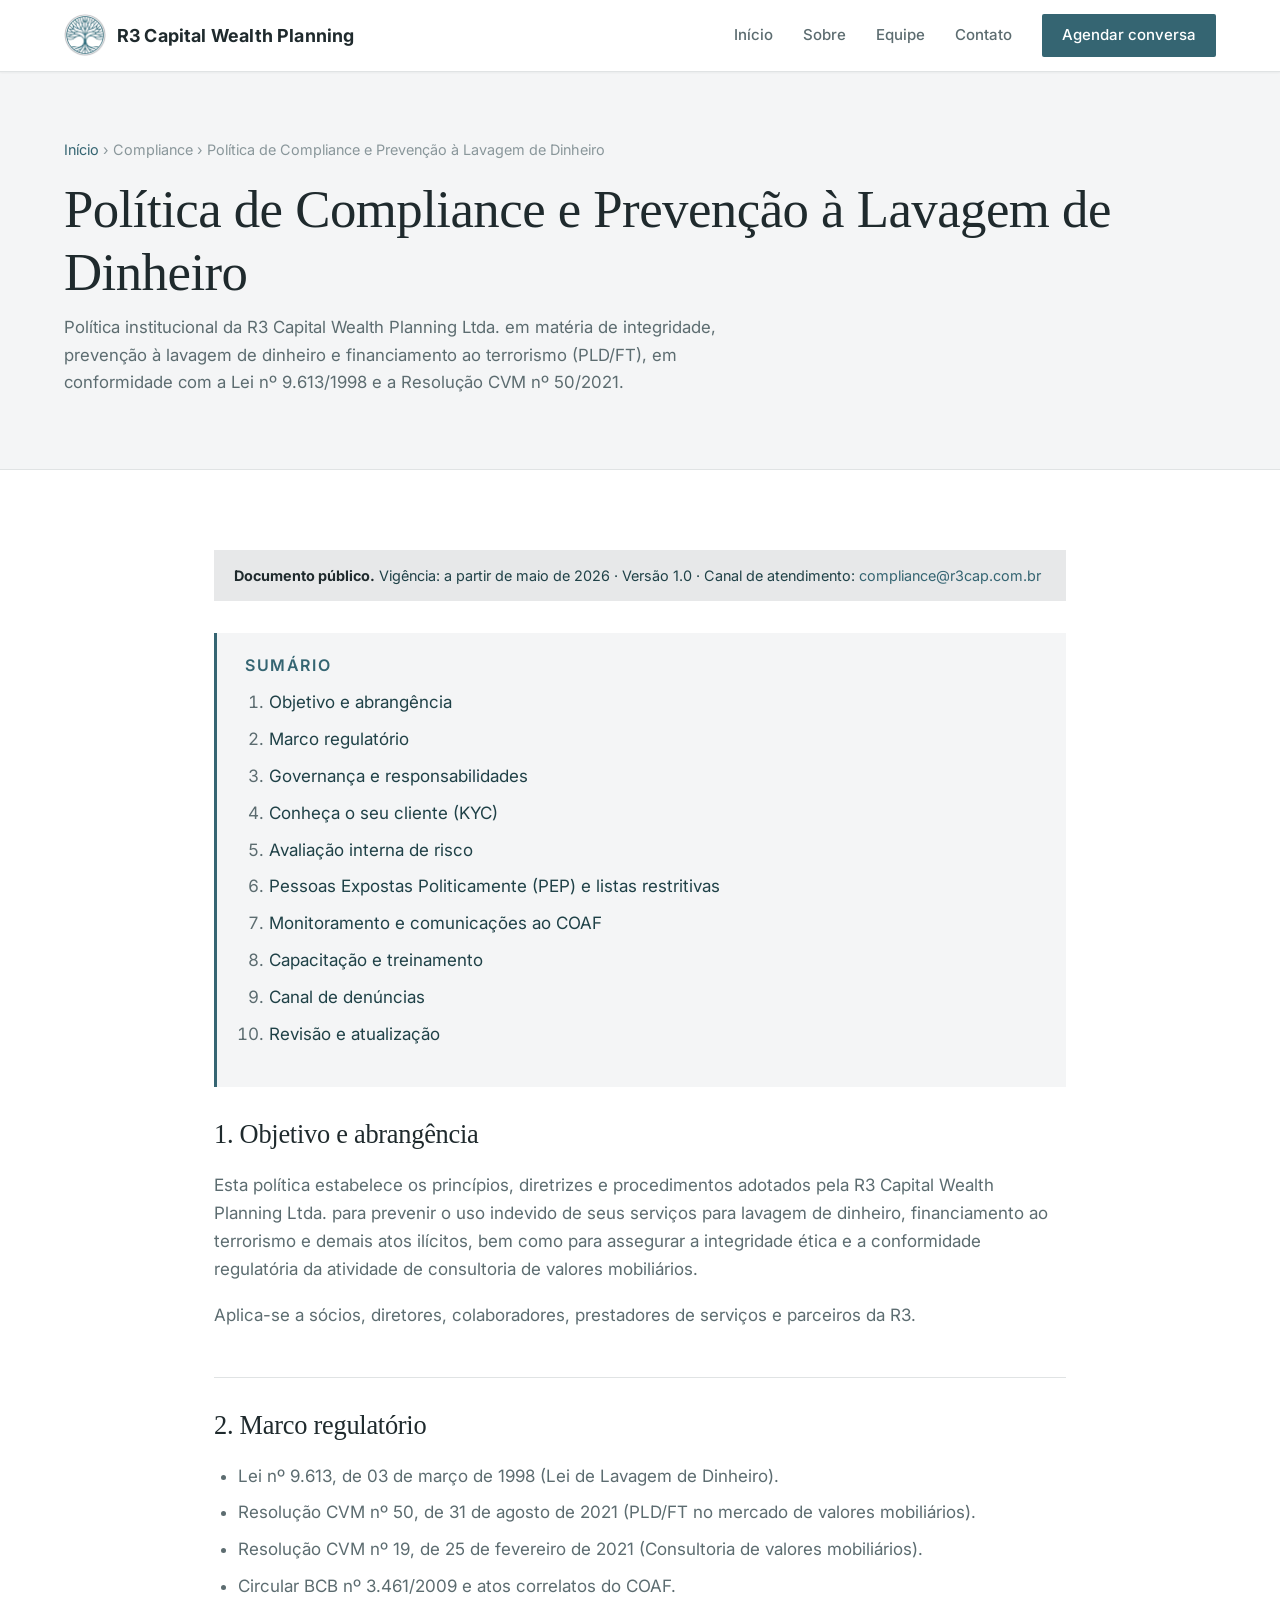
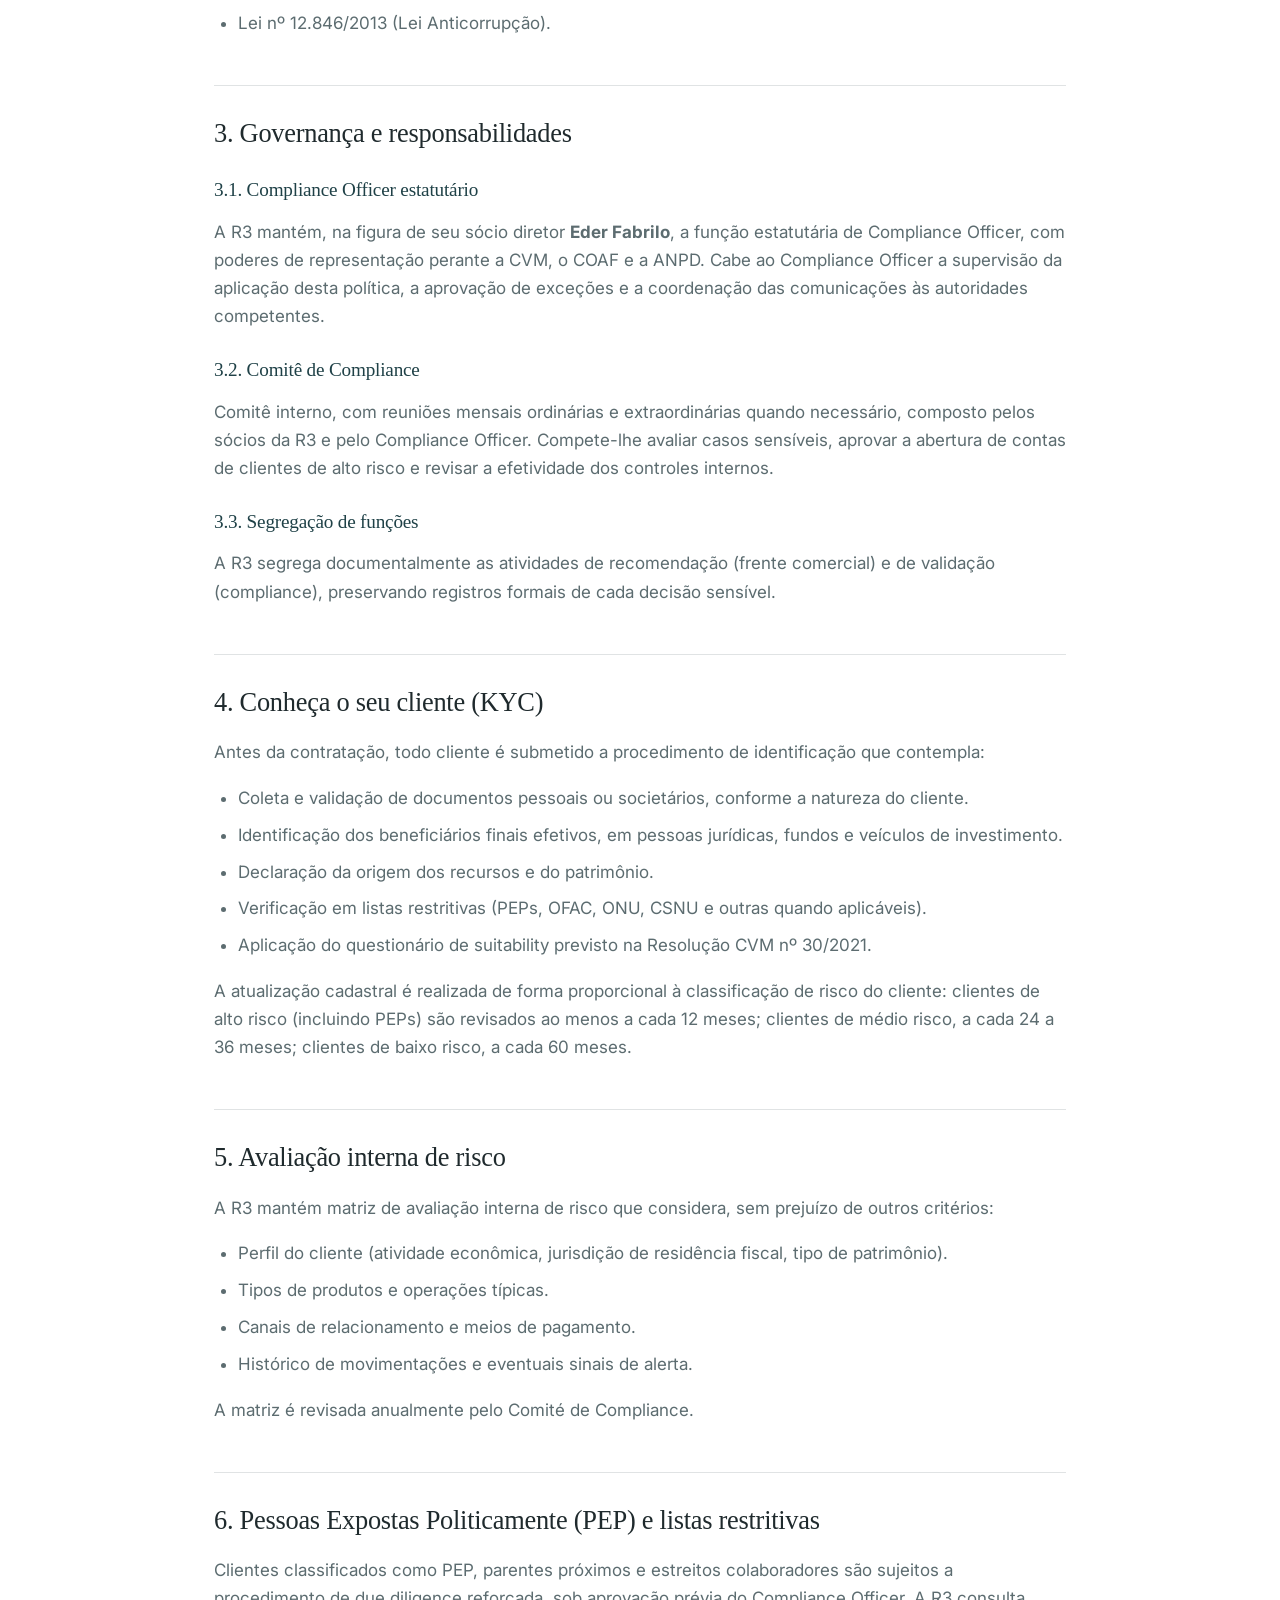
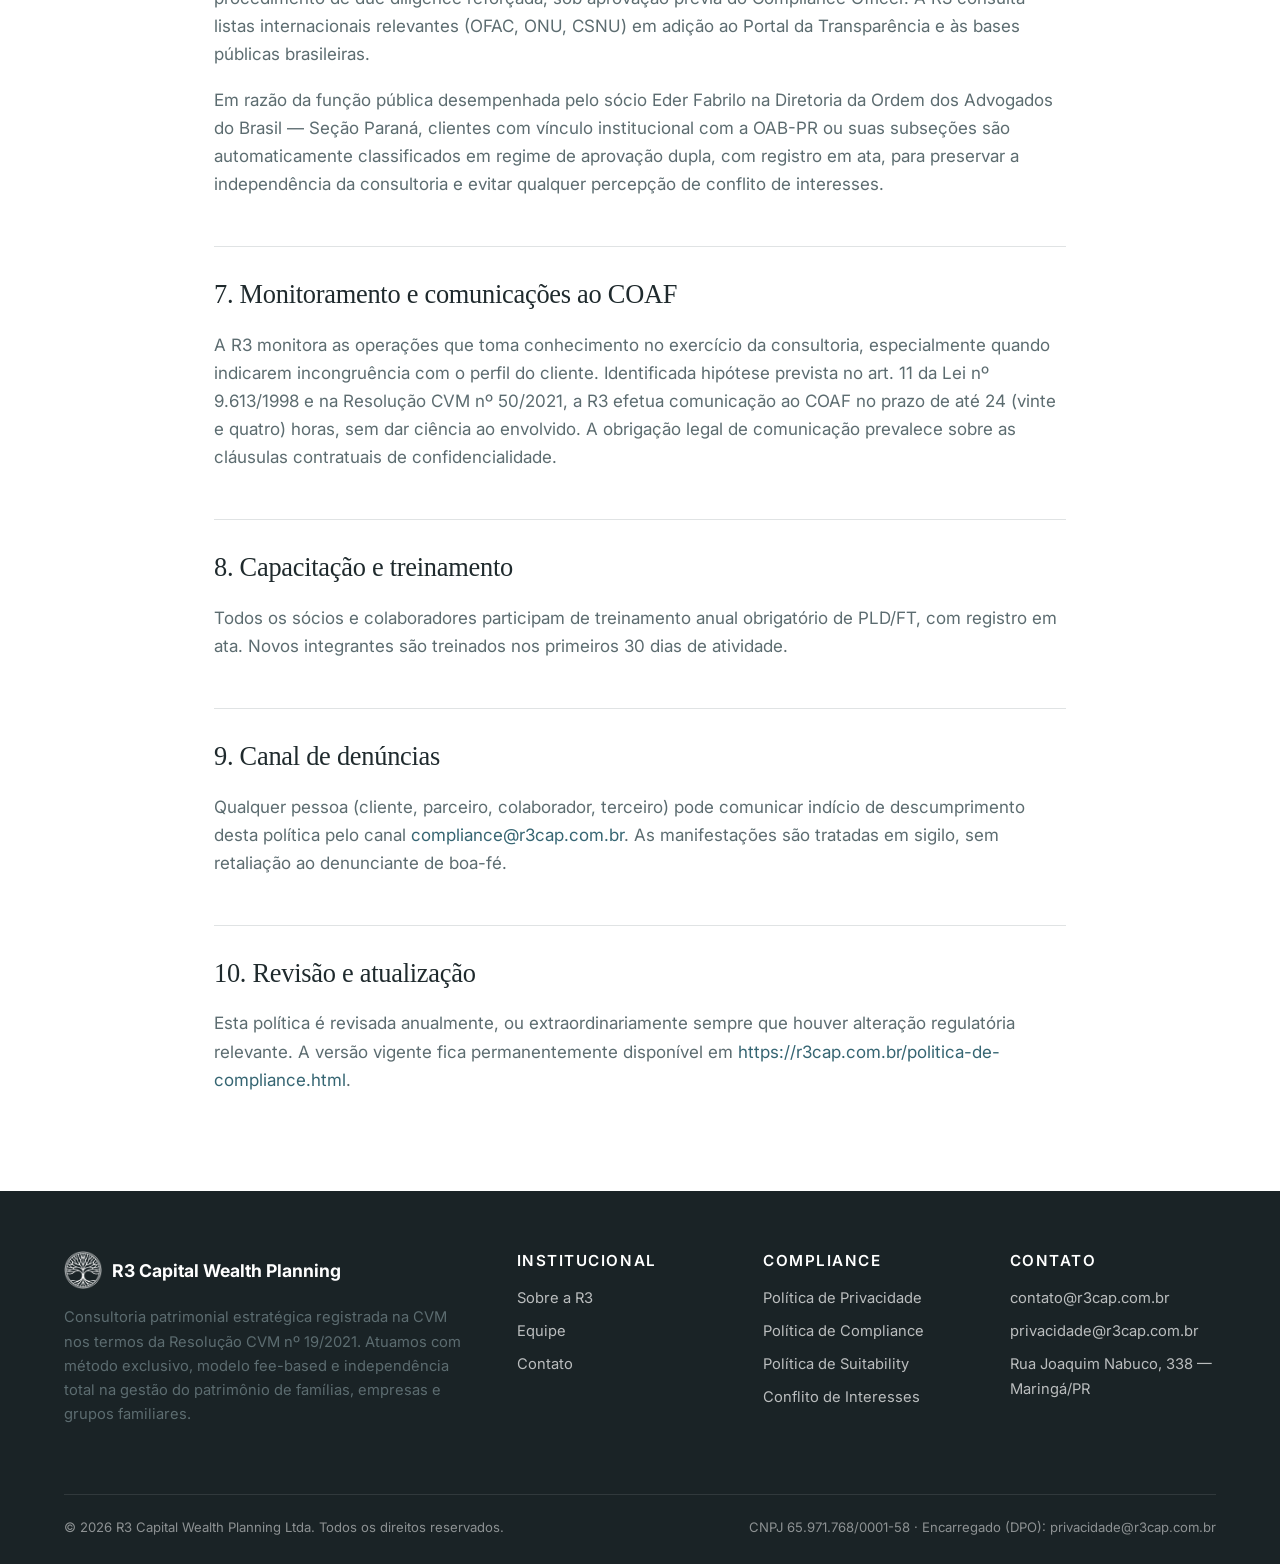
<file: politica-de-compliance.html>
<!DOCTYPE html>
<html lang="pt-BR">
<head>
  <meta charset="UTF-8">
  <meta name="viewport" content="width=device-width, initial-scale=1.0">
  <title>Política de Compliance e Prevenção à Lavagem de Dinheiro | R3 Capital Wealth Planning</title>
  <meta name="description" content="Política de Compliance, Prevenção à Lavagem de Dinheiro e Financiamento ao Terrorismo da R3 Capital Wealth Planning, em conformidade com a Lei nº 9.613/1998 e a Resolução CVM nº 50/2021.">
  <meta name="robots" content="index, follow">
  <link rel="canonical" href="https://r3cap.com.br/politica-de-compliance.html">
  <link rel="icon" type="image/png" href="assets/logo-icon.png">
  <link rel="apple-touch-icon" href="assets/logo-icon.png">
  <meta property="og:site_name" content="R3 Capital Wealth Planning">
  <meta property="og:locale" content="pt_BR">
  <meta property="og:type" content="website">
  <meta property="og:title" content="Política de Compliance e PLD/FT | R3 Capital Wealth Planning">
  <meta property="og:description" content="Política de Compliance, Prevenção à Lavagem de Dinheiro e Financiamento ao Terrorismo da R3 Capital Wealth Planning, em conformidade com a Lei nº 9.613/1998 e a Resolução CVM nº 50/2021.">
  <meta property="og:url" content="https://r3cap.com.br/politica-de-compliance.html">
  <meta property="og:image" content="https://r3cap.com.br/assets/og-image.png">
  <meta name="twitter:card" content="summary_large_image">
  <link rel="preconnect" href="https://fonts.googleapis.com">
  <link rel="preconnect" href="https://fonts.gstatic.com" crossorigin>
  <link href="https://fonts.googleapis.com/css2?family=Inter:wght@400;500;600;700&display=swap" rel="stylesheet">
  <link rel="stylesheet" href="css/style.css">
</head>
<body data-page="politica-compliance">

<header class="navbar">
  <div class="navbar-inner">
    <a href="index.html" class="navbar-brand"><img class="brand-icon" src="assets/logo-icon.png" alt="R3 Capital"><span>R3 Capital Wealth Planning</span></a>
    <button class="nav-toggle" aria-label="Abrir menu" aria-expanded="false" aria-controls="primary-nav"><span></span><span></span><span></span></button>
    <nav class="navbar-nav" id="primary-nav">
      <a href="index.html" class="">Início</a><a href="sobre.html" class="">Sobre</a><a href="equipe.html" class="">Equipe</a><a href="contato.html" class="">Contato</a>
      <a href="https://wa.me/5544997051998?text=Ol%C3%A1%21%20Gostaria%20de%20agendar%20uma%20conversa%20com%20a%20R3%20Capital." target="_blank" rel="noopener" class="btn-nav">Agendar conversa</a>
    </nav>
  </div>
</header>

<section class="page-header">
  <div class="container">
    <div class="breadcrumb"><a href="index.html">Início</a> &rsaquo; Compliance &rsaquo; Política de Compliance e Prevenção à Lavagem de Dinheiro</div>
    <h1>Política de Compliance e Prevenção à Lavagem de Dinheiro</h1>
    <p class="subtitle">Política institucional da R3 Capital Wealth Planning Ltda. em matéria de integridade, prevenção à lavagem de dinheiro e financiamento ao terrorismo (PLD/FT), em conformidade com a Lei nº 9.613/1998 e a Resolução CVM nº 50/2021.</p>
  </div>
</section>

<section>
  <div class="container-narrow legal-content">

<div class="meta">
  <strong>Documento público.</strong> Vigência: a partir de maio de 2026 &middot; Versão 1.0 &middot;
  Canal de atendimento: <a href="mailto:compliance@r3cap.com.br">compliance@r3cap.com.br</a>
</div>

    <div class="policy-toc">
      <h4>Sumário</h4>
      <ol>
        <li><a href="#cp-1">Objetivo e abrangência</a></li>
        <li><a href="#cp-2">Marco regulatório</a></li>
        <li><a href="#cp-3">Governança e responsabilidades</a></li>
        <li><a href="#cp-4">Conheça o seu cliente (KYC)</a></li>
        <li><a href="#cp-5">Avaliação interna de risco</a></li>
        <li><a href="#cp-6">Pessoas Expostas Politicamente (PEP) e listas restritivas</a></li>
        <li><a href="#cp-7">Monitoramento e comunicações ao COAF</a></li>
        <li><a href="#cp-8">Capacitação e treinamento</a></li>
        <li><a href="#cp-9">Canal de denúncias</a></li>
        <li><a href="#cp-10">Revisão e atualização</a></li>
      </ol>
    </div>

    <h2 id="cp-1">1. Objetivo e abrangência</h2>
    <p>Esta política estabelece os princípios, diretrizes e procedimentos adotados pela R3 Capital Wealth Planning Ltda. para prevenir o uso indevido de seus serviços para lavagem de dinheiro, financiamento ao terrorismo e demais atos ilícitos, bem como para assegurar a integridade ética e a conformidade regulatória da atividade de consultoria de valores mobiliários.</p>
    <p>Aplica-se a sócios, diretores, colaboradores, prestadores de serviços e parceiros da R3.</p>

    <h2 id="cp-2">2. Marco regulatório</h2>
    <ul>
      <li>Lei nº 9.613, de 03 de março de 1998 (Lei de Lavagem de Dinheiro).</li>
      <li>Resolução CVM nº 50, de 31 de agosto de 2021 (PLD/FT no mercado de valores mobiliários).</li>
      <li>Resolução CVM nº 19, de 25 de fevereiro de 2021 (Consultoria de valores mobiliários).</li>
      <li>Circular BCB nº 3.461/2009 e atos correlatos do COAF.</li>
      <li>Lei nº 12.846/2013 (Lei Anticorrupção).</li>
    </ul>

    <h2 id="cp-3">3. Governança e responsabilidades</h2>
    <h3>3.1. Compliance Officer estatutário</h3>
    <p>A R3 mantém, na figura de seu sócio diretor <strong>Eder Fabrilo</strong>, a função estatutária de Compliance Officer, com poderes de representação perante a CVM, o COAF e a ANPD. Cabe ao Compliance Officer a supervisão da aplicação desta política, a aprovação de exceções e a coordenação das comunicações às autoridades competentes.</p>
    <h3>3.2. Comitê de Compliance</h3>
    <p>Comitê interno, com reuniões mensais ordinárias e extraordinárias quando necessário, composto pelos sócios da R3 e pelo Compliance Officer. Compete-lhe avaliar casos sensíveis, aprovar a abertura de contas de clientes de alto risco e revisar a efetividade dos controles internos.</p>
    <h3>3.3. Segregação de funções</h3>
    <p>A R3 segrega documentalmente as atividades de recomendação (frente comercial) e de validação (compliance), preservando registros formais de cada decisão sensível.</p>

    <h2 id="cp-4">4. Conheça o seu cliente (KYC)</h2>
    <p>Antes da contratação, todo cliente é submetido a procedimento de identificação que contempla:</p>
    <ul>
      <li>Coleta e validação de documentos pessoais ou societários, conforme a natureza do cliente.</li>
      <li>Identificação dos beneficiários finais efetivos, em pessoas jurídicas, fundos e veículos de investimento.</li>
      <li>Declaração da origem dos recursos e do patrimônio.</li>
      <li>Verificação em listas restritivas (PEPs, OFAC, ONU, CSNU e outras quando aplicáveis).</li>
      <li>Aplicação do questionário de suitability previsto na Resolução CVM nº 30/2021.</li>
    </ul>
    <p>A atualização cadastral é realizada de forma proporcional à classificação de risco do cliente: clientes de alto risco (incluindo PEPs) são revisados ao menos a cada 12 meses; clientes de médio risco, a cada 24 a 36 meses; clientes de baixo risco, a cada 60 meses.</p>

    <h2 id="cp-5">5. Avaliação interna de risco</h2>
    <p>A R3 mantém matriz de avaliação interna de risco que considera, sem prejuízo de outros critérios:</p>
    <ul>
      <li>Perfil do cliente (atividade econômica, jurisdição de residência fiscal, tipo de patrimônio).</li>
      <li>Tipos de produtos e operações típicas.</li>
      <li>Canais de relacionamento e meios de pagamento.</li>
      <li>Histórico de movimentações e eventuais sinais de alerta.</li>
    </ul>
    <p>A matriz é revisada anualmente pelo Comité de Compliance.</p>

    <h2 id="cp-6">6. Pessoas Expostas Politicamente (PEP) e listas restritivas</h2>
    <p>Clientes classificados como PEP, parentes próximos e estreitos colaboradores são sujeitos a procedimento de due diligence reforçada, sob aprovação prévia do Compliance Officer. A R3 consulta listas internacionais relevantes (OFAC, ONU, CSNU) em adição ao Portal da Transparência e às bases públicas brasileiras.</p>
    <p>Em razão da função pública desempenhada pelo sócio Eder Fabrilo na Diretoria da Ordem dos Advogados do Brasil — Seção Paraná, clientes com vínculo institucional com a OAB-PR ou suas subseções são automaticamente classificados em regime de aprovação dupla, com registro em ata, para preservar a independência da consultoria e evitar qualquer percepção de conflito de interesses.</p>

    <h2 id="cp-7">7. Monitoramento e comunicações ao COAF</h2>
    <p>A R3 monitora as operações que toma conhecimento no exercício da consultoria, especialmente quando indicarem incongruência com o perfil do cliente. Identificada hipótese prevista no art. 11 da Lei nº 9.613/1998 e na Resolução CVM nº 50/2021, a R3 efetua comunicação ao COAF no prazo de até 24 (vinte e quatro) horas, sem dar ciência ao envolvido. A obrigação legal de comunicação prevalece sobre as cláusulas contratuais de confidencialidade.</p>

    <h2 id="cp-8">8. Capacitação e treinamento</h2>
    <p>Todos os sócios e colaboradores participam de treinamento anual obrigatório de PLD/FT, com registro em ata. Novos integrantes são treinados nos primeiros 30 dias de atividade.</p>

    <h2 id="cp-9">9. Canal de denúncias</h2>
    <p>Qualquer pessoa (cliente, parceiro, colaborador, terceiro) pode comunicar indício de descumprimento desta política pelo canal <a href="mailto:compliance@r3cap.com.br">compliance@r3cap.com.br</a>. As manifestações são tratadas em sigilo, sem retaliação ao denunciante de boa-fé.</p>

    <h2 id="cp-10">10. Revisão e atualização</h2>
    <p>Esta política é revisada anualmente, ou extraordinariamente sempre que houver alteração regulatória relevante. A versão vigente fica permanentemente disponível em <a href="https://r3cap.com.br/politica-de-compliance.html">https://r3cap.com.br/politica-de-compliance.html</a>.</p>
  </div>
</section>

<footer class="footer">
  <div class="container">
    <div class="footer-grid">
      <div>
        <span class="footer-brand"><img class="brand-icon" src="assets/logo-icon-branco.png" alt="R3 Capital"><span>R3 Capital Wealth Planning</span></span>
        <p>Consultoria patrimonial estratégica registrada na CVM nos termos da Resolução CVM nº 19/2021. Atuamos com método exclusivo, modelo fee-based e independência total na gestão do patrimônio de famílias, empresas e grupos familiares.</p>
      </div>
      <div>
        <h4>Institucional</h4>
        <ul>
          <li><a href="sobre.html">Sobre a R3</a></li>
          <li><a href="equipe.html">Equipe</a></li>
          <li><a href="contato.html">Contato</a></li>
        </ul>
      </div>
      <div>
        <h4>Compliance</h4>
        <ul>
          <li><a href="politica-de-privacidade.html">Política de Privacidade</a></li>
          <li><a href="politica-de-compliance.html">Política de Compliance</a></li>
          <li><a href="politica-de-suitability.html">Política de Suitability</a></li>
          <li><a href="conflito-de-interesses.html">Conflito de Interesses</a></li>
        </ul>
      </div>
      <div>
        <h4>Contato</h4>
        <ul>
          <li>contato@r3cap.com.br</li>
          <li>privacidade@r3cap.com.br</li>
          <li>Rua Joaquim Nabuco, 338 &mdash; Maringá/PR</li>
        </ul>
      </div>
    </div>
    <div class="footer-bottom">
      <div>&copy; 2026 R3 Capital Wealth Planning Ltda. Todos os direitos reservados.</div>
      <div>CNPJ 65.971.768/0001-58 &middot; Encarregado (DPO): privacidade@r3cap.com.br</div>
    </div>
  </div>
</footer>
<script>
(function(){var t=document.querySelector('.nav-toggle'),n=document.getElementById('primary-nav');if(t&&n){t.addEventListener('click',function(){var o=n.classList.toggle('open');t.setAttribute('aria-expanded',o);t.setAttribute('aria-label',o?'Fechar menu':'Abrir menu');});}})();
</script>
</body>
</html>
</file>
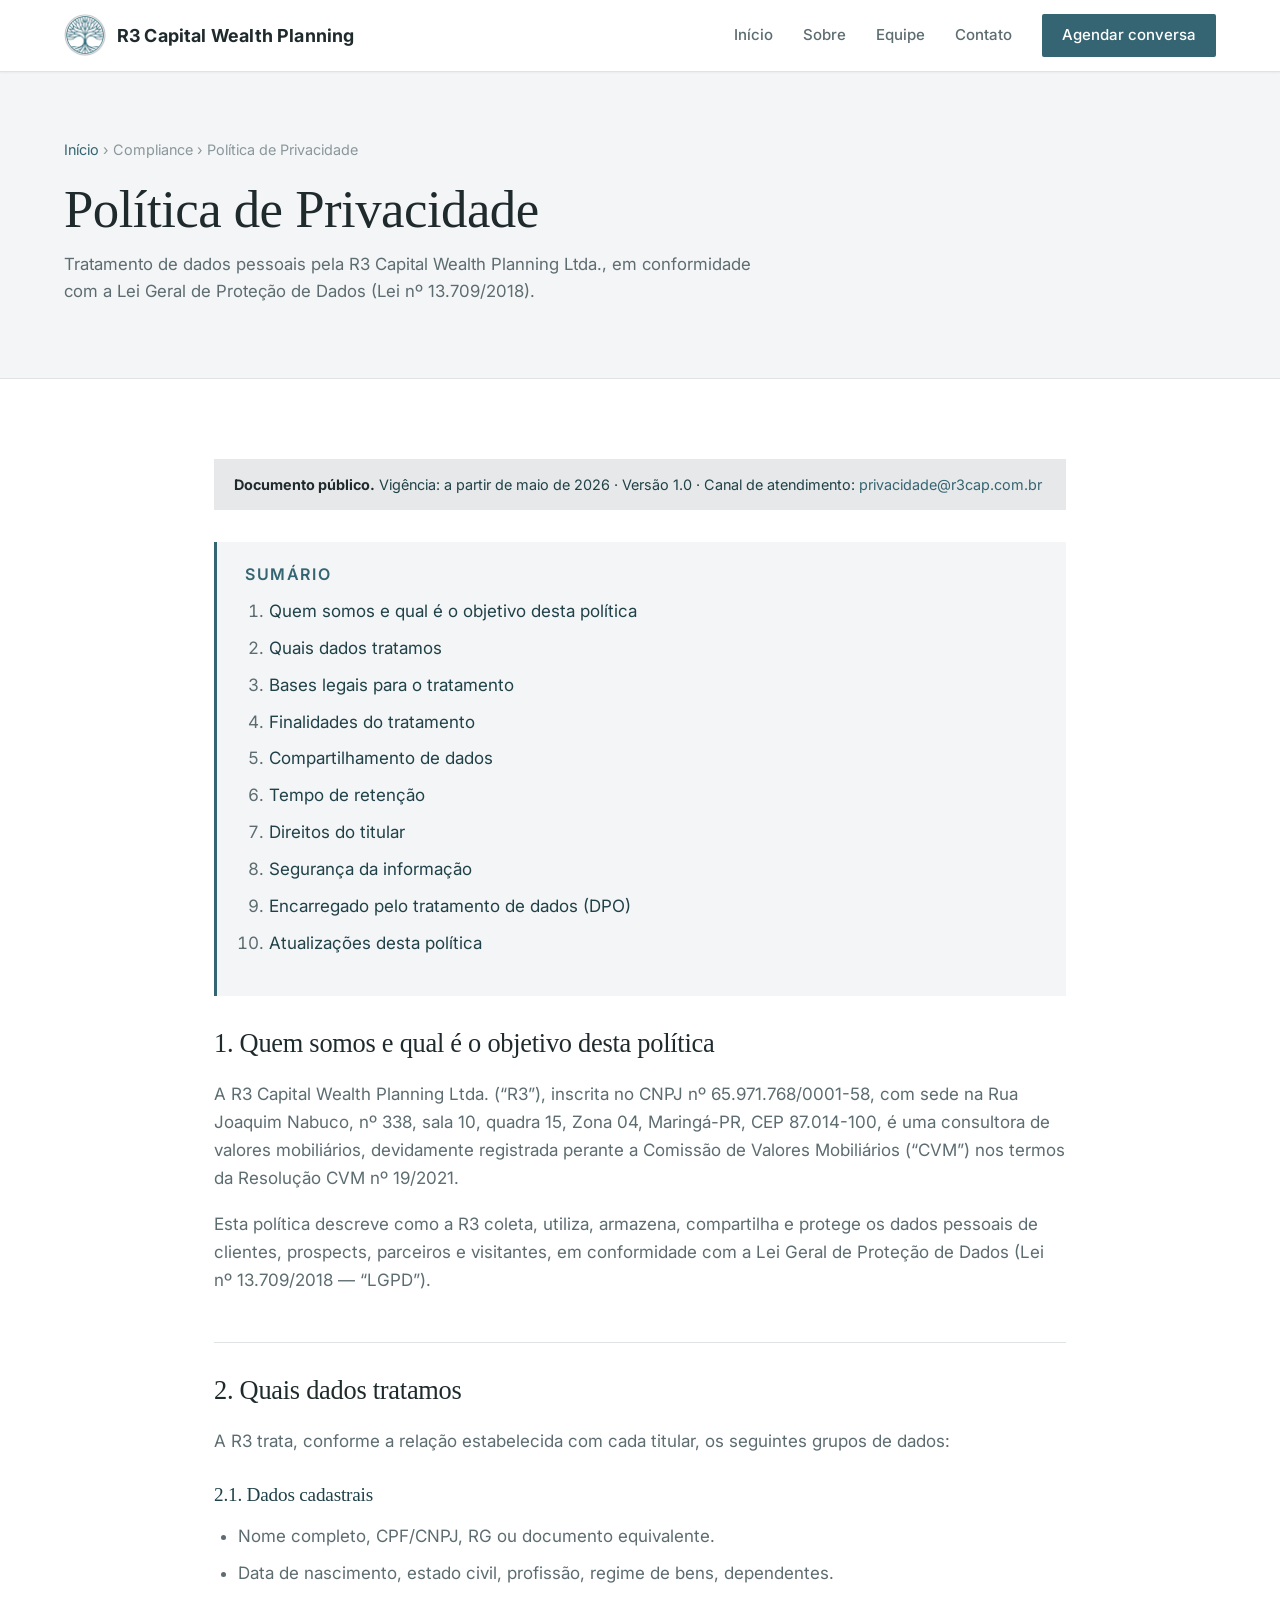
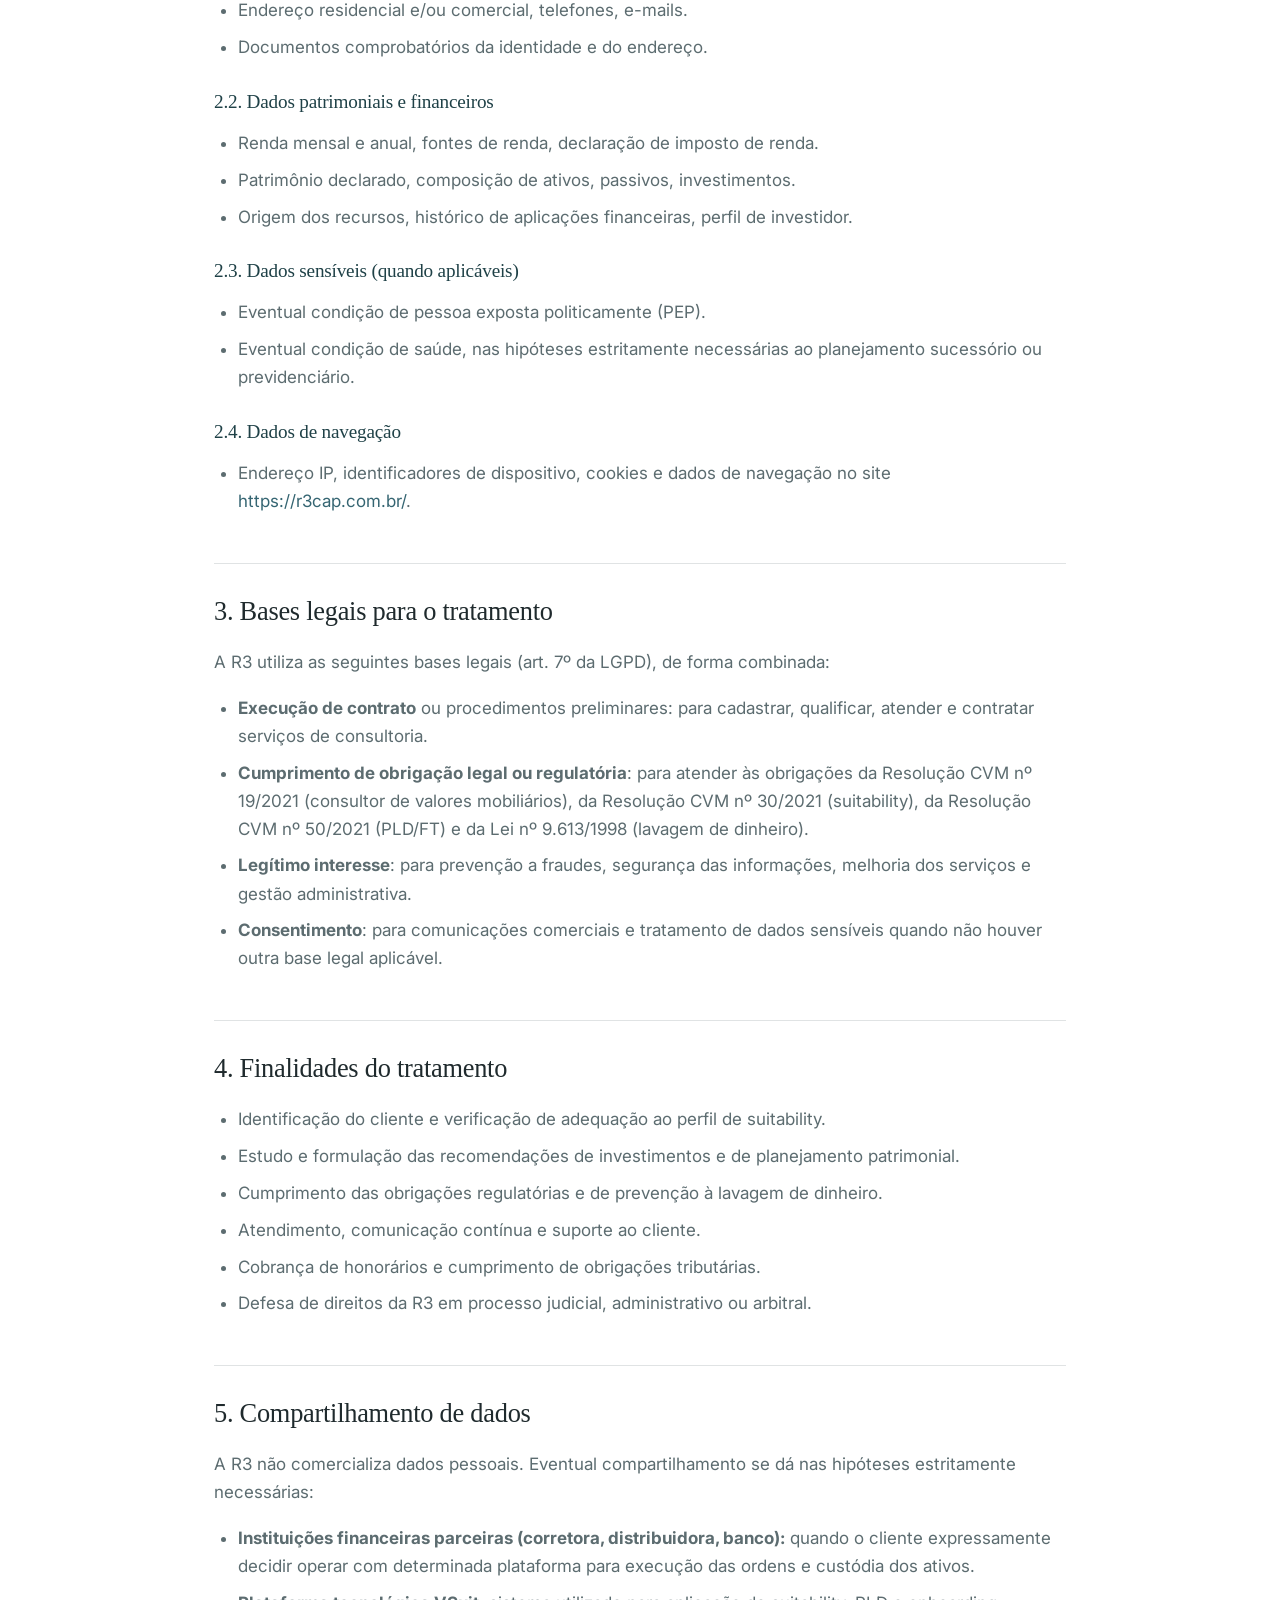
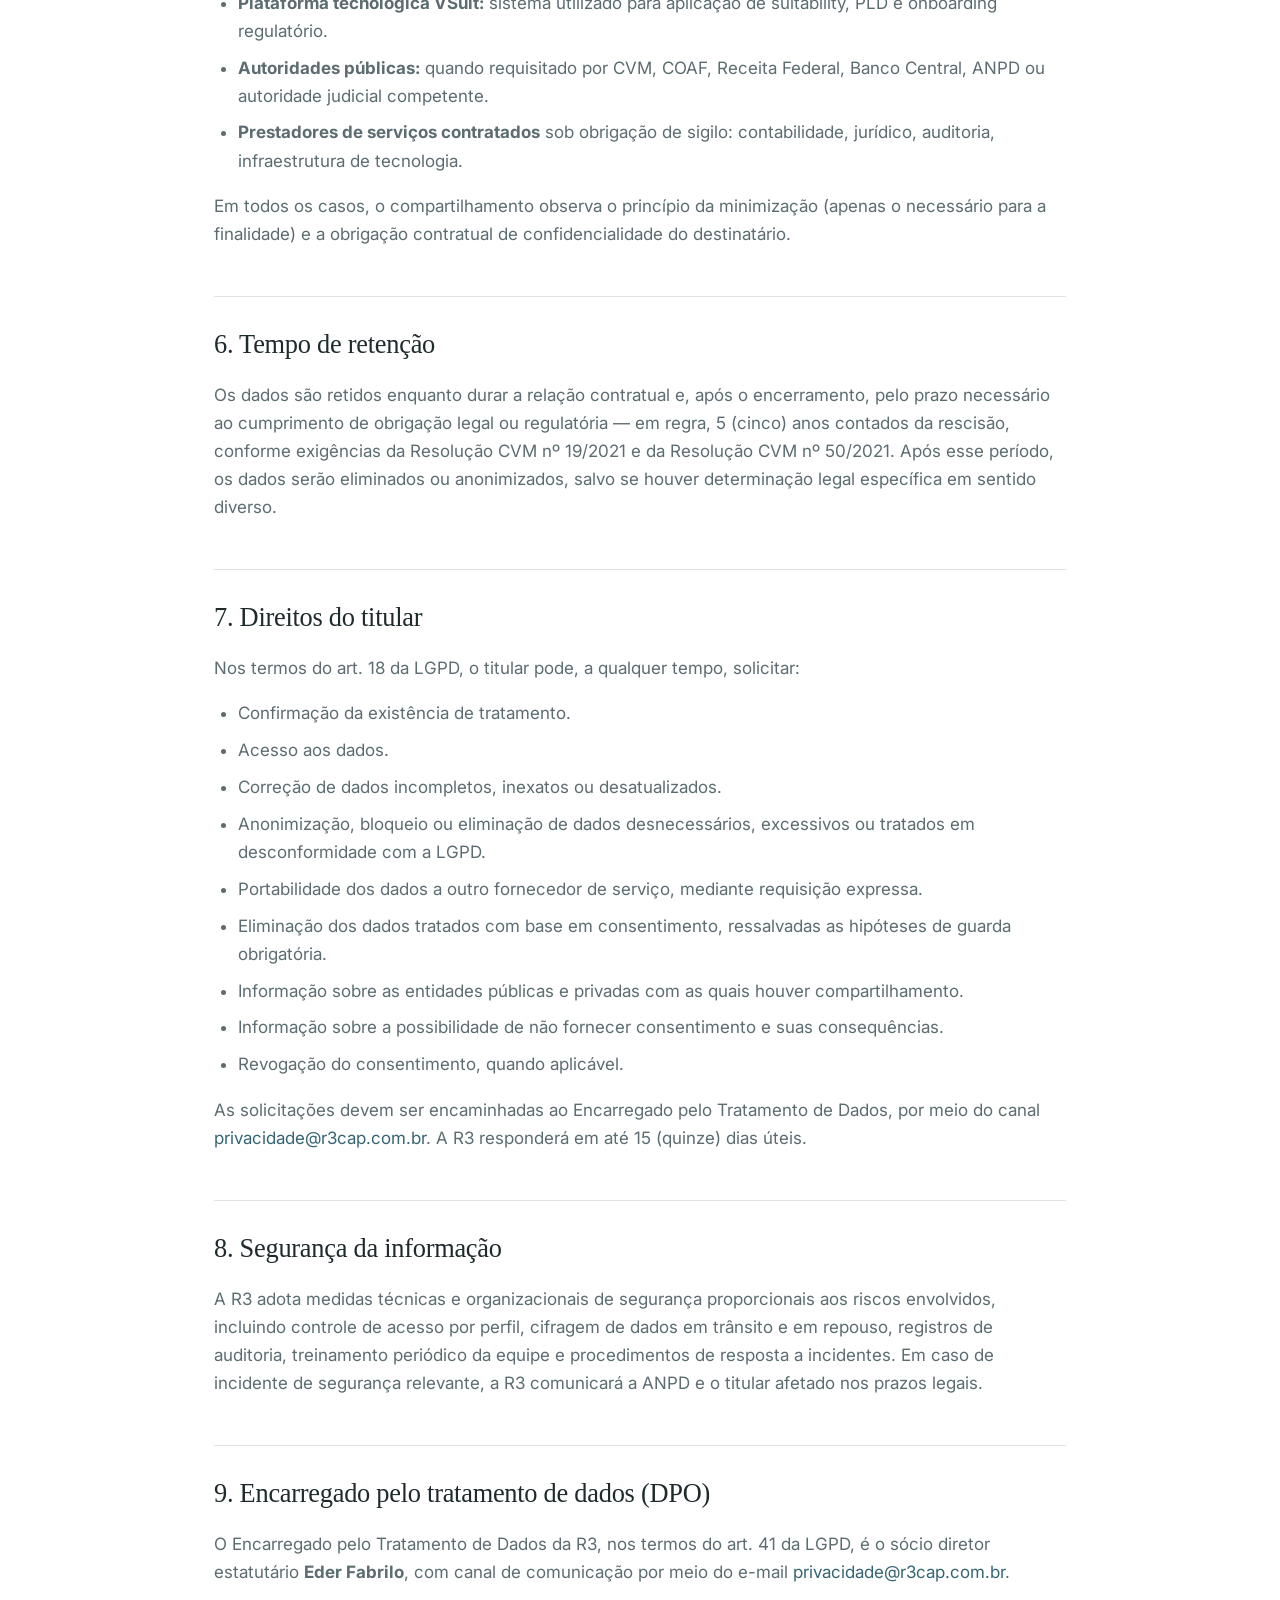
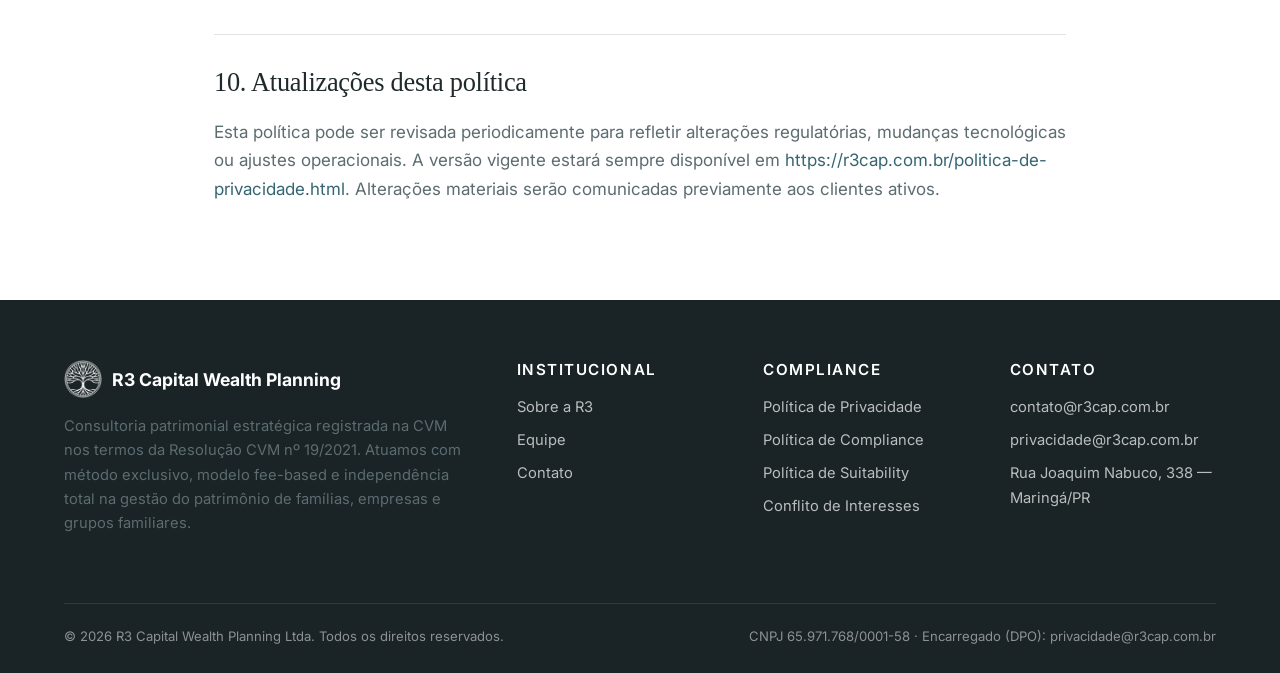
<file: politica-de-privacidade.html>
<!DOCTYPE html>
<html lang="pt-BR">
<head>
  <meta charset="UTF-8">
  <meta name="viewport" content="width=device-width, initial-scale=1.0">
  <title>Política de Privacidade | R3 Capital Wealth Planning</title>
  <meta name="description" content="Política de Privacidade e Proteção de Dados Pessoais da R3 Capital Wealth Planning, em conformidade com a LGPD (Lei nº 13.709/2018).">
  <meta name="robots" content="index, follow">
  <link rel="canonical" href="https://r3cap.com.br/politica-de-privacidade.html">
  <link rel="icon" type="image/png" href="assets/logo-icon.png">
  <link rel="apple-touch-icon" href="assets/logo-icon.png">
  <meta property="og:site_name" content="R3 Capital Wealth Planning">
  <meta property="og:locale" content="pt_BR">
  <meta property="og:type" content="website">
  <meta property="og:title" content="Política de Privacidade | R3 Capital Wealth Planning">
  <meta property="og:description" content="Política de Privacidade e Proteção de Dados Pessoais da R3 Capital Wealth Planning, em conformidade com a LGPD (Lei nº 13.709/2018).">
  <meta property="og:url" content="https://r3cap.com.br/politica-de-privacidade.html">
  <meta property="og:image" content="https://r3cap.com.br/assets/og-image.png">
  <meta name="twitter:card" content="summary_large_image">
  <link rel="preconnect" href="https://fonts.googleapis.com">
  <link rel="preconnect" href="https://fonts.gstatic.com" crossorigin>
  <link href="https://fonts.googleapis.com/css2?family=Inter:wght@400;500;600;700&display=swap" rel="stylesheet">
  <link rel="stylesheet" href="css/style.css">
</head>
<body data-page="politica-privacidade">

<header class="navbar">
  <div class="navbar-inner">
    <a href="index.html" class="navbar-brand"><img class="brand-icon" src="assets/logo-icon.png" alt="R3 Capital"><span>R3 Capital Wealth Planning</span></a>
    <button class="nav-toggle" aria-label="Abrir menu" aria-expanded="false" aria-controls="primary-nav"><span></span><span></span><span></span></button>
    <nav class="navbar-nav" id="primary-nav">
      <a href="index.html" class="">Início</a><a href="sobre.html" class="">Sobre</a><a href="equipe.html" class="">Equipe</a><a href="contato.html" class="">Contato</a>
      <a href="https://wa.me/5544997051998?text=Ol%C3%A1%21%20Gostaria%20de%20agendar%20uma%20conversa%20com%20a%20R3%20Capital." target="_blank" rel="noopener" class="btn-nav">Agendar conversa</a>
    </nav>
  </div>
</header>

<section class="page-header">
  <div class="container">
    <div class="breadcrumb"><a href="index.html">Início</a> &rsaquo; Compliance &rsaquo; Política de Privacidade</div>
    <h1>Política de Privacidade</h1>
    <p class="subtitle">Tratamento de dados pessoais pela R3 Capital Wealth Planning Ltda., em conformidade com a Lei Geral de Proteção de Dados (Lei nº 13.709/2018).</p>
  </div>
</section>

<section>
  <div class="container-narrow legal-content">

<div class="meta">
  <strong>Documento público.</strong> Vigência: a partir de maio de 2026 &middot; Versão 1.0 &middot;
  Canal de atendimento: <a href="mailto:privacidade@r3cap.com.br">privacidade@r3cap.com.br</a>
</div>

    <div class="policy-toc">
      <h4>Sumário</h4>
      <ol>
        <li><a href="#priv-1">Quem somos e qual é o objetivo desta política</a></li>
        <li><a href="#priv-2">Quais dados tratamos</a></li>
        <li><a href="#priv-3">Bases legais para o tratamento</a></li>
        <li><a href="#priv-4">Finalidades do tratamento</a></li>
        <li><a href="#priv-5">Compartilhamento de dados</a></li>
        <li><a href="#priv-6">Tempo de retenção</a></li>
        <li><a href="#priv-7">Direitos do titular</a></li>
        <li><a href="#priv-8">Segurança da informação</a></li>
        <li><a href="#priv-9">Encarregado pelo tratamento de dados (DPO)</a></li>
        <li><a href="#priv-10">Atualizações desta política</a></li>
      </ol>
    </div>

    <h2 id="priv-1">1. Quem somos e qual é o objetivo desta política</h2>
    <p>A R3 Capital Wealth Planning Ltda. (&ldquo;R3&rdquo;), inscrita no CNPJ nº 65.971.768/0001-58, com sede na Rua Joaquim Nabuco, nº 338, sala 10, quadra 15, Zona 04, Maringá-PR, CEP 87.014-100, é uma consultora de valores mobiliários, devidamente registrada perante a Comissão de Valores Mobiliários (&ldquo;CVM&rdquo;) nos termos da Resolução CVM nº 19/2021.</p>
    <p>Esta política descreve como a R3 coleta, utiliza, armazena, compartilha e protege os dados pessoais de clientes, prospects, parceiros e visitantes, em conformidade com a Lei Geral de Proteção de Dados (Lei nº 13.709/2018 — &ldquo;LGPD&rdquo;).</p>

    <h2 id="priv-2">2. Quais dados tratamos</h2>
    <p>A R3 trata, conforme a relação estabelecida com cada titular, os seguintes grupos de dados:</p>
    <h3>2.1. Dados cadastrais</h3>
    <ul>
      <li>Nome completo, CPF/CNPJ, RG ou documento equivalente.</li>
      <li>Data de nascimento, estado civil, profissão, regime de bens, dependentes.</li>
      <li>Endereço residencial e/ou comercial, telefones, e-mails.</li>
      <li>Documentos comprobatórios da identidade e do endereço.</li>
    </ul>
    <h3>2.2. Dados patrimoniais e financeiros</h3>
    <ul>
      <li>Renda mensal e anual, fontes de renda, declaração de imposto de renda.</li>
      <li>Patrimônio declarado, composição de ativos, passivos, investimentos.</li>
      <li>Origem dos recursos, histórico de aplicações financeiras, perfil de investidor.</li>
    </ul>
    <h3>2.3. Dados sensíveis (quando aplicáveis)</h3>
    <ul>
      <li>Eventual condição de pessoa exposta politicamente (PEP).</li>
      <li>Eventual condição de saúde, nas hipóteses estritamente necessárias ao planejamento sucessório ou previdenciário.</li>
    </ul>
    <h3>2.4. Dados de navegação</h3>
    <ul>
      <li>Endereço IP, identificadores de dispositivo, cookies e dados de navegação no site <a href="https://r3cap.com.br/">https://r3cap.com.br/</a>.</li>
    </ul>

    <h2 id="priv-3">3. Bases legais para o tratamento</h2>
    <p>A R3 utiliza as seguintes bases legais (art. 7º da LGPD), de forma combinada:</p>
    <ul>
      <li><strong>Execução de contrato</strong> ou procedimentos preliminares: para cadastrar, qualificar, atender e contratar serviços de consultoria.</li>
      <li><strong>Cumprimento de obrigação legal ou regulatória</strong>: para atender às obrigações da Resolução CVM nº 19/2021 (consultor de valores mobiliários), da Resolução CVM nº 30/2021 (suitability), da Resolução CVM nº 50/2021 (PLD/FT) e da Lei nº 9.613/1998 (lavagem de dinheiro).</li>
      <li><strong>Legítimo interesse</strong>: para prevenção a fraudes, segurança das informações, melhoria dos serviços e gestão administrativa.</li>
      <li><strong>Consentimento</strong>: para comunicações comerciais e tratamento de dados sensíveis quando não houver outra base legal aplicável.</li>
    </ul>

    <h2 id="priv-4">4. Finalidades do tratamento</h2>
    <ul>
      <li>Identificação do cliente e verificação de adequação ao perfil de suitability.</li>
      <li>Estudo e formulação das recomendações de investimentos e de planejamento patrimonial.</li>
      <li>Cumprimento das obrigações regulatórias e de prevenção à lavagem de dinheiro.</li>
      <li>Atendimento, comunicação contínua e suporte ao cliente.</li>
      <li>Cobrança de honorários e cumprimento de obrigações tributárias.</li>
      <li>Defesa de direitos da R3 em processo judicial, administrativo ou arbitral.</li>
    </ul>

    <h2 id="priv-5">5. Compartilhamento de dados</h2>
    <p>A R3 não comercializa dados pessoais. Eventual compartilhamento se dá nas hipóteses estritamente necessárias:</p>
    <ul>
      <li><strong>Instituições financeiras parceiras (corretora, distribuidora, banco):</strong> quando o cliente expressamente decidir operar com determinada plataforma para execução das ordens e custódia dos ativos.</li>
      <li><strong>Plataforma tecnológica VSuit:</strong> sistema utilizado para aplicação de suitability, PLD e onboarding regulatório.</li>
      <li><strong>Autoridades públicas:</strong> quando requisitado por CVM, COAF, Receita Federal, Banco Central, ANPD ou autoridade judicial competente.</li>
      <li><strong>Prestadores de serviços contratados</strong> sob obrigação de sigilo: contabilidade, jurídico, auditoria, infraestrutura de tecnologia.</li>
    </ul>
    <p>Em todos os casos, o compartilhamento observa o princípio da minimização (apenas o necessário para a finalidade) e a obrigação contratual de confidencialidade do destinatário.</p>

    <h2 id="priv-6">6. Tempo de retenção</h2>
    <p>Os dados são retidos enquanto durar a relação contratual e, após o encerramento, pelo prazo necessário ao cumprimento de obrigação legal ou regulatória — em regra, 5 (cinco) anos contados da rescisão, conforme exigências da Resolução CVM nº 19/2021 e da Resolução CVM nº 50/2021. Após esse período, os dados serão eliminados ou anonimizados, salvo se houver determinação legal específica em sentido diverso.</p>

    <h2 id="priv-7">7. Direitos do titular</h2>
    <p>Nos termos do art. 18 da LGPD, o titular pode, a qualquer tempo, solicitar:</p>
    <ul>
      <li>Confirmação da existência de tratamento.</li>
      <li>Acesso aos dados.</li>
      <li>Correção de dados incompletos, inexatos ou desatualizados.</li>
      <li>Anonimização, bloqueio ou eliminação de dados desnecessários, excessivos ou tratados em desconformidade com a LGPD.</li>
      <li>Portabilidade dos dados a outro fornecedor de serviço, mediante requisição expressa.</li>
      <li>Eliminação dos dados tratados com base em consentimento, ressalvadas as hipóteses de guarda obrigatória.</li>
      <li>Informação sobre as entidades públicas e privadas com as quais houver compartilhamento.</li>
      <li>Informação sobre a possibilidade de não fornecer consentimento e suas consequências.</li>
      <li>Revogação do consentimento, quando aplicável.</li>
    </ul>
    <p>As solicitações devem ser encaminhadas ao Encarregado pelo Tratamento de Dados, por meio do canal <a href="mailto:privacidade@r3cap.com.br">privacidade@r3cap.com.br</a>. A R3 responderá em até 15 (quinze) dias úteis.</p>

    <h2 id="priv-8">8. Segurança da informação</h2>
    <p>A R3 adota medidas técnicas e organizacionais de segurança proporcionais aos riscos envolvidos, incluindo controle de acesso por perfil, cifragem de dados em trânsito e em repouso, registros de auditoria, treinamento periódico da equipe e procedimentos de resposta a incidentes. Em caso de incidente de segurança relevante, a R3 comunicará a ANPD e o titular afetado nos prazos legais.</p>

    <h2 id="priv-9">9. Encarregado pelo tratamento de dados (DPO)</h2>
    <p>O Encarregado pelo Tratamento de Dados da R3, nos termos do art. 41 da LGPD, é o sócio diretor estatutário <strong>Eder Fabrilo</strong>, com canal de comunicação por meio do e-mail <a href="mailto:privacidade@r3cap.com.br">privacidade@r3cap.com.br</a>.</p>

    <h2 id="priv-10">10. Atualizações desta política</h2>
    <p>Esta política pode ser revisada periodicamente para refletir alterações regulatórias, mudanças tecnológicas ou ajustes operacionais. A versão vigente estará sempre disponível em <a href="https://r3cap.com.br/politica-de-privacidade.html">https://r3cap.com.br/politica-de-privacidade.html</a>. Alterações materiais serão comunicadas previamente aos clientes ativos.</p>
  </div>
</section>

<footer class="footer">
  <div class="container">
    <div class="footer-grid">
      <div>
        <span class="footer-brand"><img class="brand-icon" src="assets/logo-icon-branco.png" alt="R3 Capital"><span>R3 Capital Wealth Planning</span></span>
        <p>Consultoria patrimonial estratégica registrada na CVM nos termos da Resolução CVM nº 19/2021. Atuamos com método exclusivo, modelo fee-based e independência total na gestão do patrimônio de famílias, empresas e grupos familiares.</p>
      </div>
      <div>
        <h4>Institucional</h4>
        <ul>
          <li><a href="sobre.html">Sobre a R3</a></li>
          <li><a href="equipe.html">Equipe</a></li>
          <li><a href="contato.html">Contato</a></li>
        </ul>
      </div>
      <div>
        <h4>Compliance</h4>
        <ul>
          <li><a href="politica-de-privacidade.html">Política de Privacidade</a></li>
          <li><a href="politica-de-compliance.html">Política de Compliance</a></li>
          <li><a href="politica-de-suitability.html">Política de Suitability</a></li>
          <li><a href="conflito-de-interesses.html">Conflito de Interesses</a></li>
        </ul>
      </div>
      <div>
        <h4>Contato</h4>
        <ul>
          <li>contato@r3cap.com.br</li>
          <li>privacidade@r3cap.com.br</li>
          <li>Rua Joaquim Nabuco, 338 &mdash; Maringá/PR</li>
        </ul>
      </div>
    </div>
    <div class="footer-bottom">
      <div>&copy; 2026 R3 Capital Wealth Planning Ltda. Todos os direitos reservados.</div>
      <div>CNPJ 65.971.768/0001-58 &middot; Encarregado (DPO): privacidade@r3cap.com.br</div>
    </div>
  </div>
</footer>
<script>
(function(){var t=document.querySelector('.nav-toggle'),n=document.getElementById('primary-nav');if(t&&n){t.addEventListener('click',function(){var o=n.classList.toggle('open');t.setAttribute('aria-expanded',o);t.setAttribute('aria-label',o?'Fechar menu':'Abrir menu');});}})();
</script>
</body>
</html>
</file>
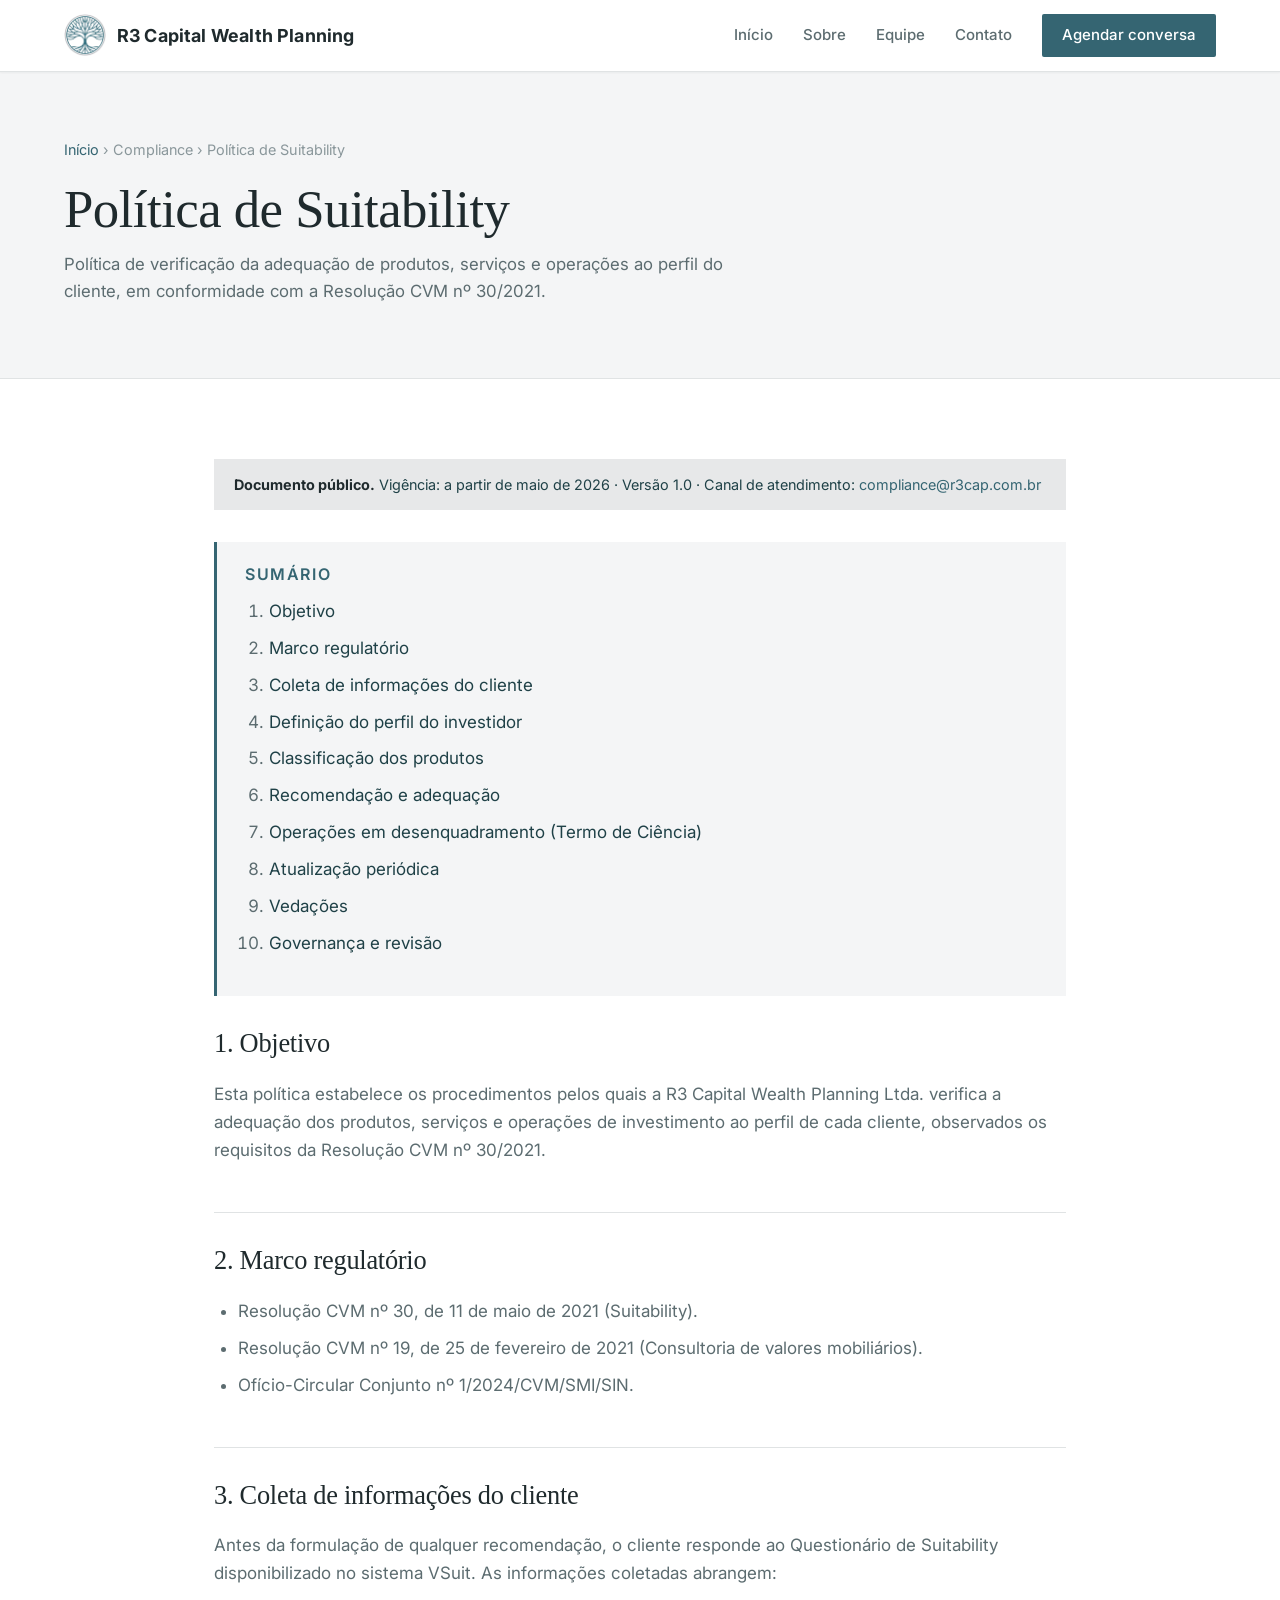
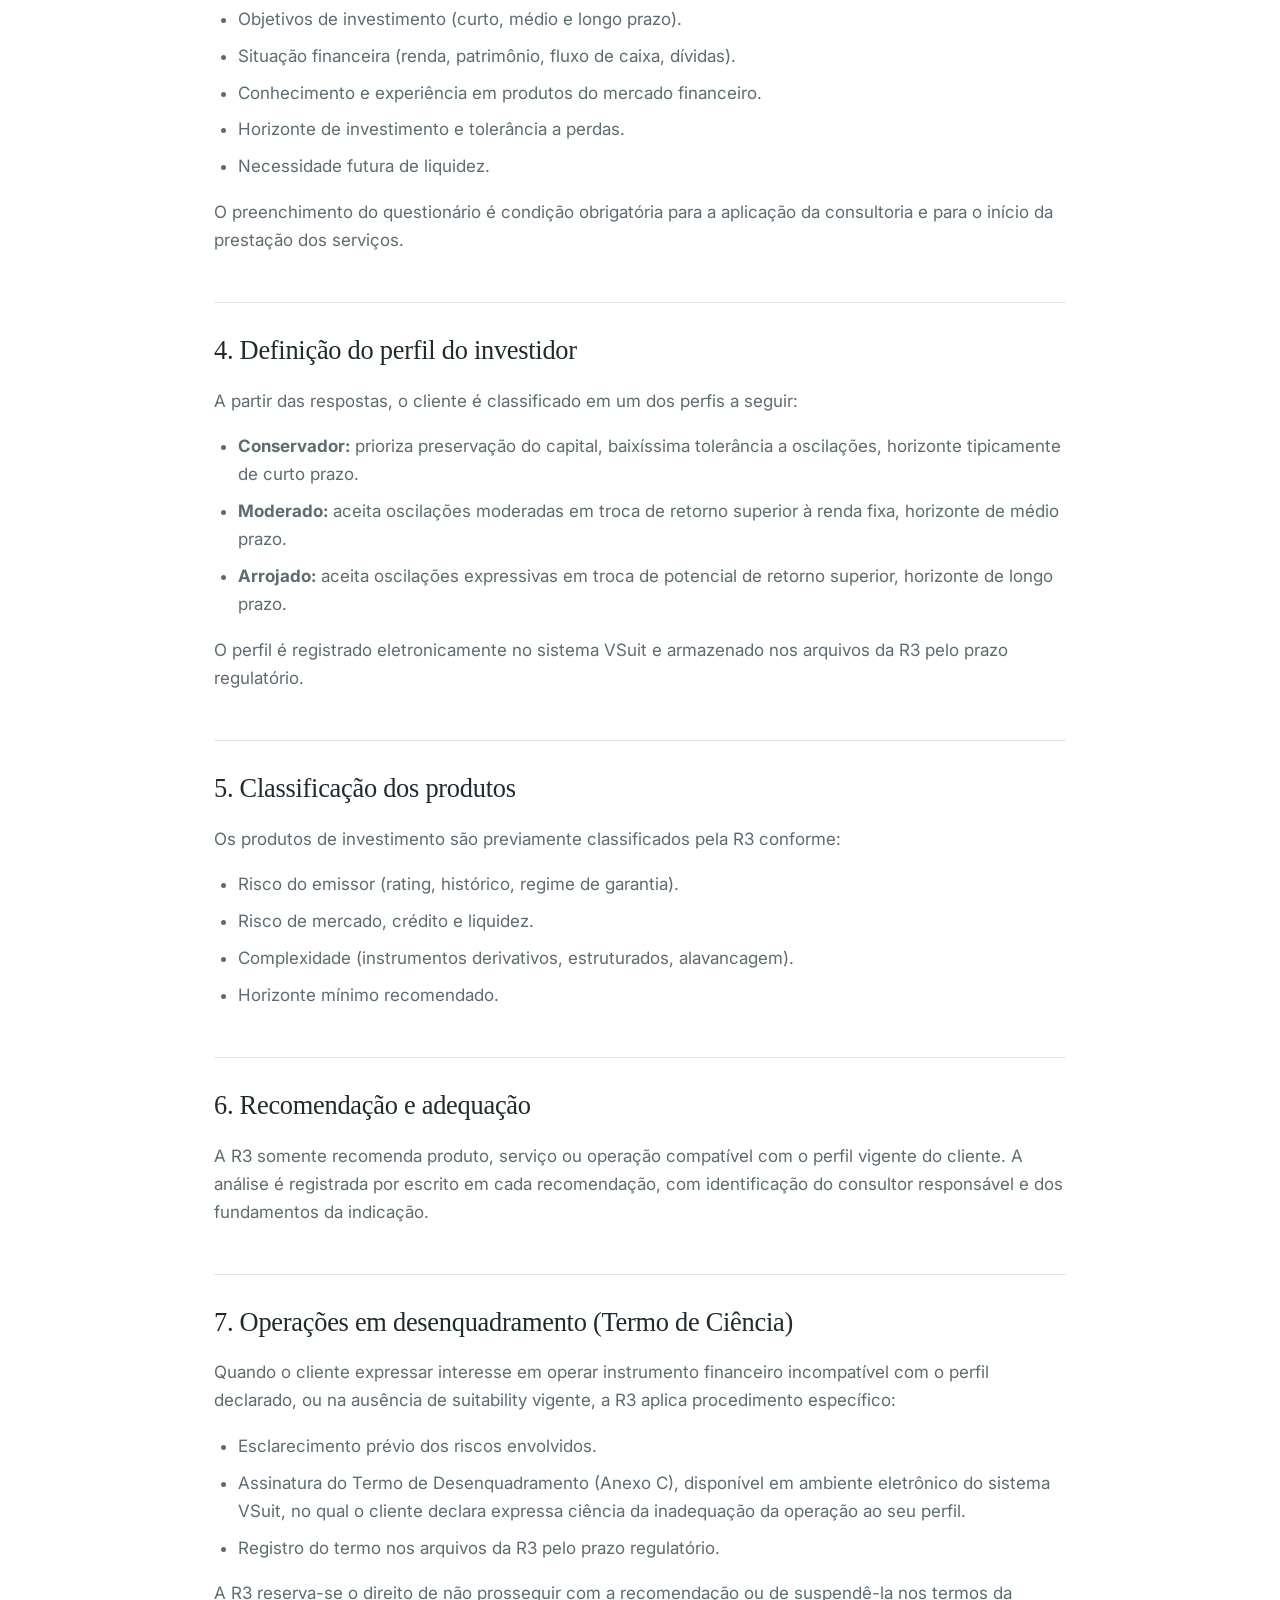
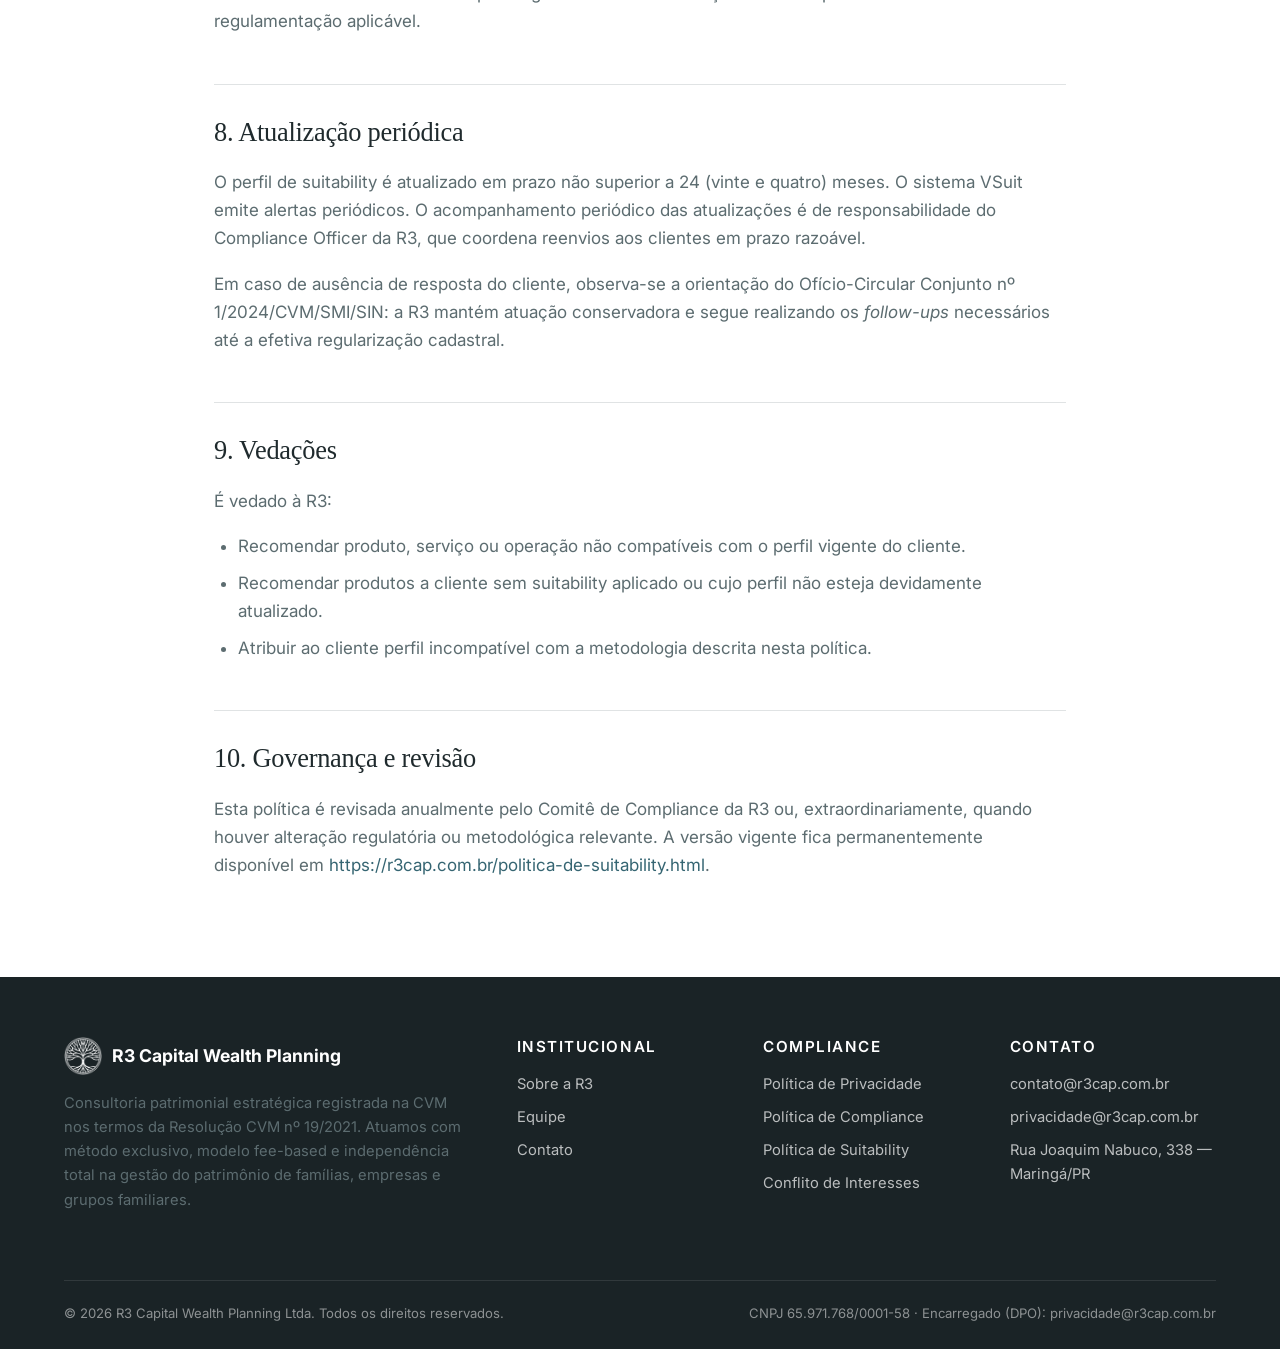
<file: politica-de-suitability.html>
<!DOCTYPE html>
<html lang="pt-BR">
<head>
  <meta charset="UTF-8">
  <meta name="viewport" content="width=device-width, initial-scale=1.0">
  <title>Política de Suitability | R3 Capital Wealth Planning</title>
  <meta name="description" content="Política de Suitability (verificação de adequação) da R3 Capital Wealth Planning, em conformidade com a Resolução CVM nº 30/2021.">
  <meta name="robots" content="index, follow">
  <link rel="canonical" href="https://r3cap.com.br/politica-de-suitability.html">
  <link rel="icon" type="image/png" href="assets/logo-icon.png">
  <link rel="apple-touch-icon" href="assets/logo-icon.png">
  <meta property="og:site_name" content="R3 Capital Wealth Planning">
  <meta property="og:locale" content="pt_BR">
  <meta property="og:type" content="website">
  <meta property="og:title" content="Política de Suitability | R3 Capital Wealth Planning">
  <meta property="og:description" content="Política de Suitability (verificação de adequação) da R3 Capital Wealth Planning, em conformidade com a Resolução CVM nº 30/2021.">
  <meta property="og:url" content="https://r3cap.com.br/politica-de-suitability.html">
  <meta property="og:image" content="https://r3cap.com.br/assets/og-image.png">
  <meta name="twitter:card" content="summary_large_image">
  <link rel="preconnect" href="https://fonts.googleapis.com">
  <link rel="preconnect" href="https://fonts.gstatic.com" crossorigin>
  <link href="https://fonts.googleapis.com/css2?family=Inter:wght@400;500;600;700&display=swap" rel="stylesheet">
  <link rel="stylesheet" href="css/style.css">
</head>
<body data-page="politica-suitability">

<header class="navbar">
  <div class="navbar-inner">
    <a href="index.html" class="navbar-brand"><img class="brand-icon" src="assets/logo-icon.png" alt="R3 Capital"><span>R3 Capital Wealth Planning</span></a>
    <button class="nav-toggle" aria-label="Abrir menu" aria-expanded="false" aria-controls="primary-nav"><span></span><span></span><span></span></button>
    <nav class="navbar-nav" id="primary-nav">
      <a href="index.html" class="">Início</a><a href="sobre.html" class="">Sobre</a><a href="equipe.html" class="">Equipe</a><a href="contato.html" class="">Contato</a>
      <a href="https://wa.me/5544997051998?text=Ol%C3%A1%21%20Gostaria%20de%20agendar%20uma%20conversa%20com%20a%20R3%20Capital." target="_blank" rel="noopener" class="btn-nav">Agendar conversa</a>
    </nav>
  </div>
</header>

<section class="page-header">
  <div class="container">
    <div class="breadcrumb"><a href="index.html">Início</a> &rsaquo; Compliance &rsaquo; Política de Suitability</div>
    <h1>Política de Suitability</h1>
    <p class="subtitle">Política de verificação da adequação de produtos, serviços e operações ao perfil do cliente, em conformidade com a Resolução CVM nº 30/2021.</p>
  </div>
</section>

<section>
  <div class="container-narrow legal-content">

<div class="meta">
  <strong>Documento público.</strong> Vigência: a partir de maio de 2026 &middot; Versão 1.0 &middot;
  Canal de atendimento: <a href="mailto:compliance@r3cap.com.br">compliance@r3cap.com.br</a>
</div>

    <div class="policy-toc">
      <h4>Sumário</h4>
      <ol>
        <li><a href="#su-1">Objetivo</a></li>
        <li><a href="#su-2">Marco regulatório</a></li>
        <li><a href="#su-3">Coleta de informações do cliente</a></li>
        <li><a href="#su-4">Definição do perfil do investidor</a></li>
        <li><a href="#su-5">Classificação dos produtos</a></li>
        <li><a href="#su-6">Recomendação e adequação</a></li>
        <li><a href="#su-7">Operações em desenquadramento (Termo de Ciência)</a></li>
        <li><a href="#su-8">Atualização periódica</a></li>
        <li><a href="#su-9">Vedações</a></li>
        <li><a href="#su-10">Governança e revisão</a></li>
      </ol>
    </div>

    <h2 id="su-1">1. Objetivo</h2>
    <p>Esta política estabelece os procedimentos pelos quais a R3 Capital Wealth Planning Ltda. verifica a adequação dos produtos, serviços e operações de investimento ao perfil de cada cliente, observados os requisitos da Resolução CVM nº 30/2021.</p>

    <h2 id="su-2">2. Marco regulatório</h2>
    <ul>
      <li>Resolução CVM nº 30, de 11 de maio de 2021 (Suitability).</li>
      <li>Resolução CVM nº 19, de 25 de fevereiro de 2021 (Consultoria de valores mobiliários).</li>
      <li>Ofício-Circular Conjunto nº 1/2024/CVM/SMI/SIN.</li>
    </ul>

    <h2 id="su-3">3. Coleta de informações do cliente</h2>
    <p>Antes da formulação de qualquer recomendação, o cliente responde ao Questionário de Suitability disponibilizado no sistema VSuit. As informações coletadas abrangem:</p>
    <ul>
      <li>Objetivos de investimento (curto, médio e longo prazo).</li>
      <li>Situação financeira (renda, patrimônio, fluxo de caixa, dívidas).</li>
      <li>Conhecimento e experiência em produtos do mercado financeiro.</li>
      <li>Horizonte de investimento e tolerância a perdas.</li>
      <li>Necessidade futura de liquidez.</li>
    </ul>
    <p>O preenchimento do questionário é condição obrigatória para a aplicação da consultoria e para o início da prestação dos serviços.</p>

    <h2 id="su-4">4. Definição do perfil do investidor</h2>
    <p>A partir das respostas, o cliente é classificado em um dos perfis a seguir:</p>
    <ul>
      <li><strong>Conservador:</strong> prioriza preservação do capital, baixíssima tolerância a oscilações, horizonte tipicamente de curto prazo.</li>
      <li><strong>Moderado:</strong> aceita oscilações moderadas em troca de retorno superior à renda fixa, horizonte de médio prazo.</li>
      <li><strong>Arrojado:</strong> aceita oscilações expressivas em troca de potencial de retorno superior, horizonte de longo prazo.</li>
    </ul>
    <p>O perfil é registrado eletronicamente no sistema VSuit e armazenado nos arquivos da R3 pelo prazo regulatório.</p>

    <h2 id="su-5">5. Classificação dos produtos</h2>
    <p>Os produtos de investimento são previamente classificados pela R3 conforme:</p>
    <ul>
      <li>Risco do emissor (rating, histórico, regime de garantia).</li>
      <li>Risco de mercado, crédito e liquidez.</li>
      <li>Complexidade (instrumentos derivativos, estruturados, alavancagem).</li>
      <li>Horizonte mínimo recomendado.</li>
    </ul>

    <h2 id="su-6">6. Recomendação e adequação</h2>
    <p>A R3 somente recomenda produto, serviço ou operação compatível com o perfil vigente do cliente. A análise é registrada por escrito em cada recomendação, com identificação do consultor responsável e dos fundamentos da indicação.</p>

    <h2 id="su-7">7. Operações em desenquadramento (Termo de Ciência)</h2>
    <p>Quando o cliente expressar interesse em operar instrumento financeiro incompatível com o perfil declarado, ou na ausência de suitability vigente, a R3 aplica procedimento específico:</p>
    <ul>
      <li>Esclarecimento prévio dos riscos envolvidos.</li>
      <li>Assinatura do Termo de Desenquadramento (Anexo C), disponível em ambiente eletrônico do sistema VSuit, no qual o cliente declara expressa ciência da inadequação da operação ao seu perfil.</li>
      <li>Registro do termo nos arquivos da R3 pelo prazo regulatório.</li>
    </ul>
    <p>A R3 reserva-se o direito de não prosseguir com a recomendação ou de suspendê-la nos termos da regulamentação aplicável.</p>

    <h2 id="su-8">8. Atualização periódica</h2>
    <p>O perfil de suitability é atualizado em prazo não superior a 24 (vinte e quatro) meses. O sistema VSuit emite alertas periódicos. O acompanhamento periódico das atualizações é de responsabilidade do Compliance Officer da R3, que coordena reenvios aos clientes em prazo razoável.</p>
    <p>Em caso de ausência de resposta do cliente, observa-se a orientação do Ofício-Circular Conjunto nº 1/2024/CVM/SMI/SIN: a R3 mantém atuação conservadora e segue realizando os <em>follow-ups</em> necessários até a efetiva regularização cadastral.</p>

    <h2 id="su-9">9. Vedações</h2>
    <p>É vedado à R3:</p>
    <ul>
      <li>Recomendar produto, serviço ou operação não compatíveis com o perfil vigente do cliente.</li>
      <li>Recomendar produtos a cliente sem suitability aplicado ou cujo perfil não esteja devidamente atualizado.</li>
      <li>Atribuir ao cliente perfil incompatível com a metodologia descrita nesta política.</li>
    </ul>

    <h2 id="su-10">10. Governança e revisão</h2>
    <p>Esta política é revisada anualmente pelo Comitê de Compliance da R3 ou, extraordinariamente, quando houver alteração regulatória ou metodológica relevante. A versão vigente fica permanentemente disponível em <a href="https://r3cap.com.br/politica-de-suitability.html">https://r3cap.com.br/politica-de-suitability.html</a>.</p>
  </div>
</section>

<footer class="footer">
  <div class="container">
    <div class="footer-grid">
      <div>
        <span class="footer-brand"><img class="brand-icon" src="assets/logo-icon-branco.png" alt="R3 Capital"><span>R3 Capital Wealth Planning</span></span>
        <p>Consultoria patrimonial estratégica registrada na CVM nos termos da Resolução CVM nº 19/2021. Atuamos com método exclusivo, modelo fee-based e independência total na gestão do patrimônio de famílias, empresas e grupos familiares.</p>
      </div>
      <div>
        <h4>Institucional</h4>
        <ul>
          <li><a href="sobre.html">Sobre a R3</a></li>
          <li><a href="equipe.html">Equipe</a></li>
          <li><a href="contato.html">Contato</a></li>
        </ul>
      </div>
      <div>
        <h4>Compliance</h4>
        <ul>
          <li><a href="politica-de-privacidade.html">Política de Privacidade</a></li>
          <li><a href="politica-de-compliance.html">Política de Compliance</a></li>
          <li><a href="politica-de-suitability.html">Política de Suitability</a></li>
          <li><a href="conflito-de-interesses.html">Conflito de Interesses</a></li>
        </ul>
      </div>
      <div>
        <h4>Contato</h4>
        <ul>
          <li>contato@r3cap.com.br</li>
          <li>privacidade@r3cap.com.br</li>
          <li>Rua Joaquim Nabuco, 338 &mdash; Maringá/PR</li>
      </ul>
      </div>
    </div>
    <div class="footer-bottom">
      <div>&copy; 2026 R3 Capital Wealth Planning Ltda. Todos os direitos reservados.</div>
      <div>CNPJ 65.971.768/0001-58 &middot; Encarregado (DPO): privacidade@r3cap.com.br</div>
    </div>
  </div>
</footer>
<script>
(function(){var t=document.querySelector('.nav-toggle'),n=document.getElementById('primary-nav');if(t&&n){t.addEventListener('click',function(){var o=n.classList.toggle('open');t.setAttribute('aria-expanded',o);t.setAttribute('aria-label',o?'Fechar menu':'Abrir menu');});}})();
</script>
</body>
</html>
</file>
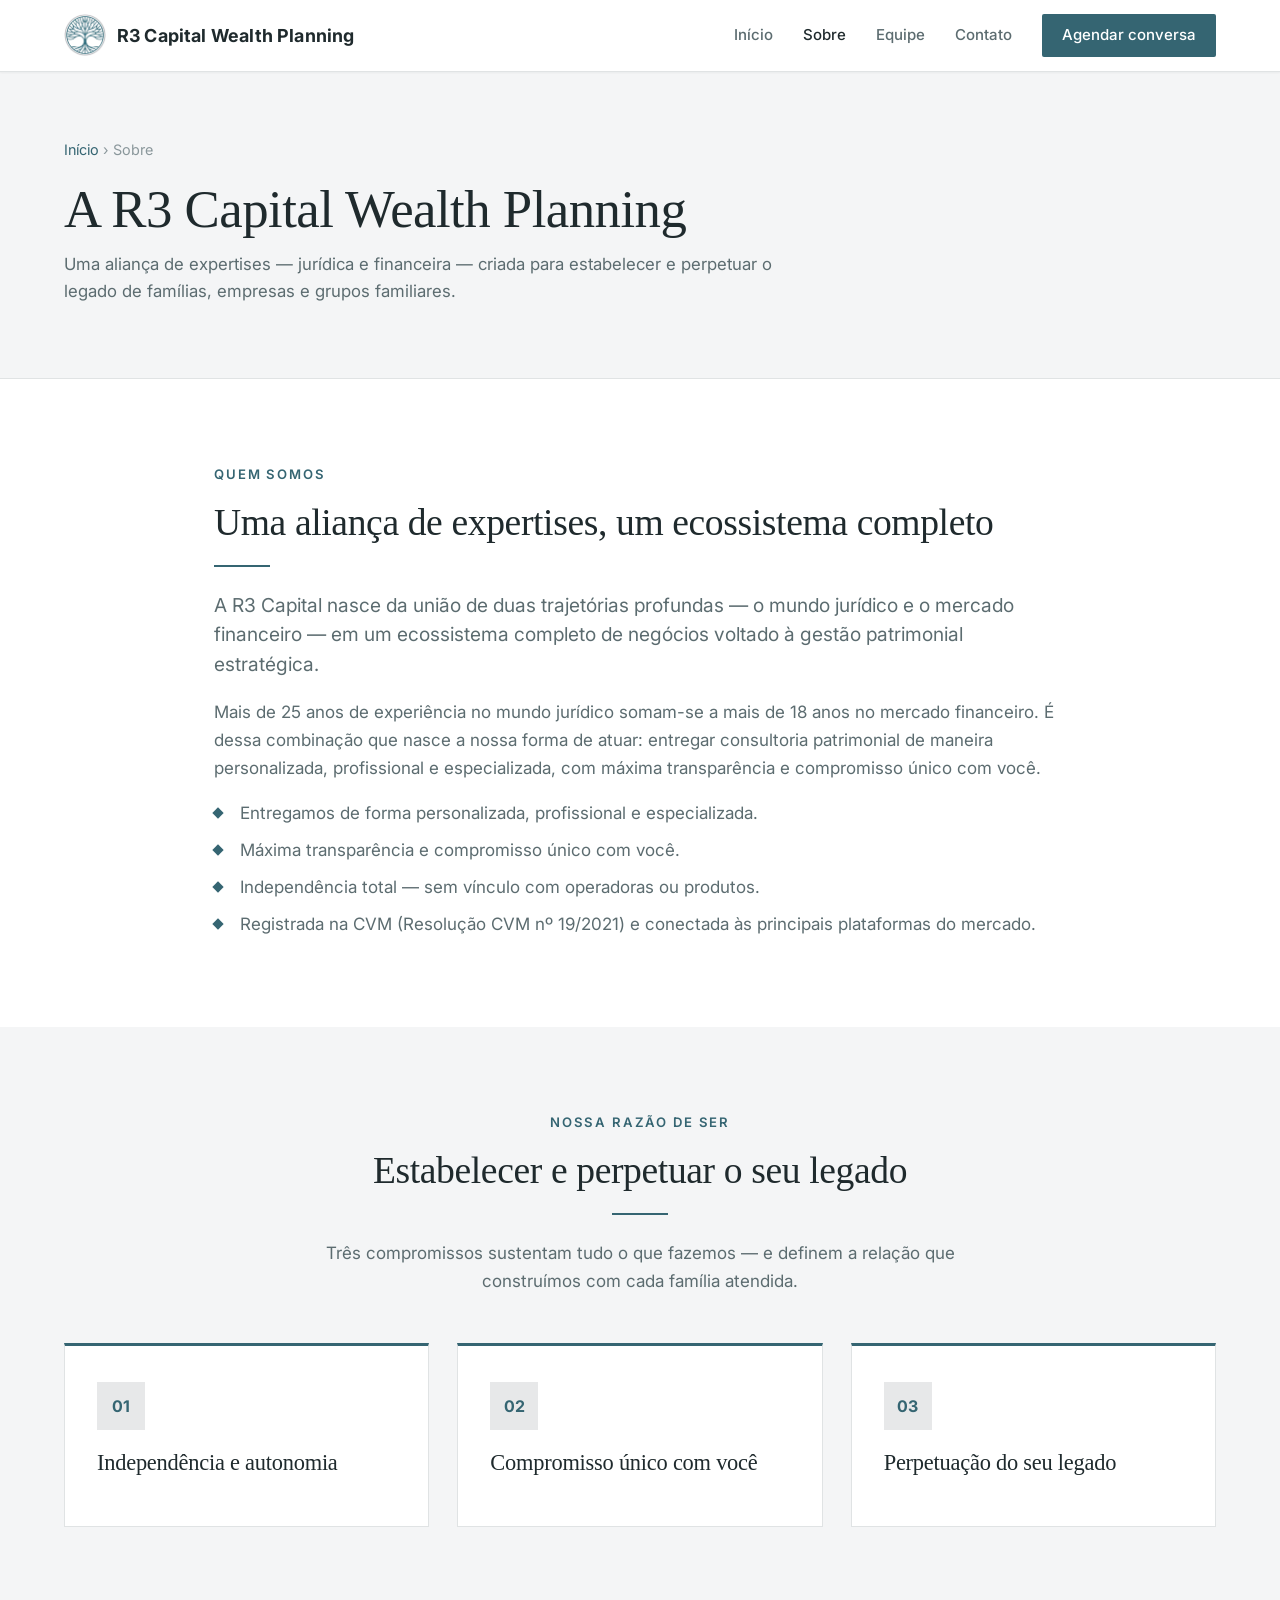
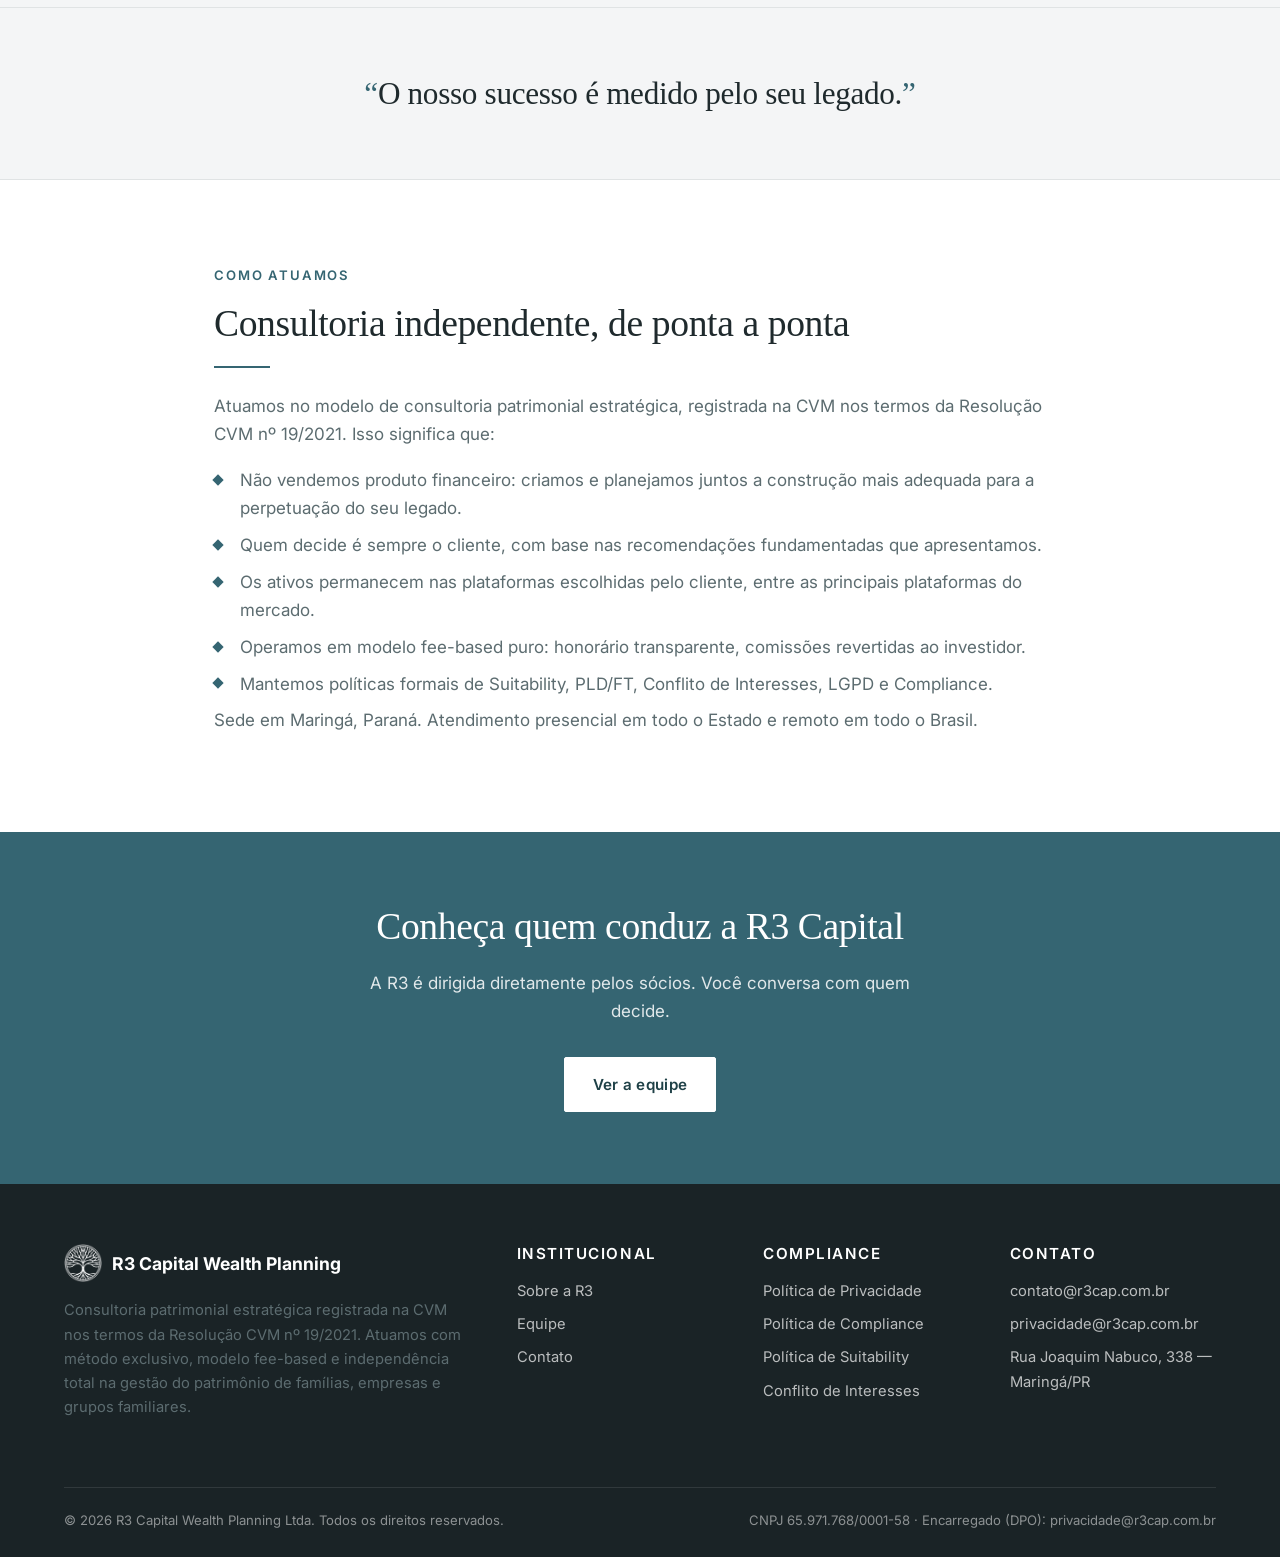
<file: sobre.html>
<!DOCTYPE html>
<html lang="pt-BR">
<head>
  <meta charset="UTF-8">
  <meta name="viewport" content="width=device-width, initial-scale=1.0">
  <title>Sobre a R3 | R3 Capital Wealth Planning</title>
  <meta name="description" content="Quem é a R3 Capital Wealth Planning — uma aliança de expertises jurídica e financeira, independente, registrada na CVM (Resolução CVM nº 19/2021), dedicada a estabelecer e perpetuar o legado das famílias.">
  <meta name="robots" content="index, follow">
  <link rel="canonical" href="https://r3cap.com.br/sobre.html">
  <link rel="icon" type="image/png" href="assets/logo-icon.png">
  <link rel="apple-touch-icon" href="assets/logo-icon.png">
  <meta property="og:site_name" content="R3 Capital Wealth Planning">
  <meta property="og:locale" content="pt_BR">
  <meta property="og:type" content="website">
  <meta property="og:title" content="Sobre a R3 | R3 Capital Wealth Planning">
  <meta property="og:description" content="Quem é a R3 Capital Wealth Planning — uma aliança de expertises jurídica e financeira, independente, registrada na CVM (Resolução CVM nº 19/2021), dedicada a estabelecer e perpetuar o legado das famílias.">
  <meta property="og:url" content="https://r3cap.com.br/sobre.html">
  <meta property="og:image" content="https://r3cap.com.br/assets/og-image.png">
  <meta name="twitter:card" content="summary_large_image">
  <link rel="preconnect" href="https://fonts.googleapis.com">
  <link rel="preconnect" href="https://fonts.gstatic.com" crossorigin>
  <link href="https://fonts.googleapis.com/css2?family=Inter:wght@400;500;600;700&display=swap" rel="stylesheet">
  <link rel="stylesheet" href="css/style.css">
</head>
<body data-page="sobre">

<header class="navbar">
  <div class="navbar-inner">
    <a href="index.html" class="navbar-brand"><img class="brand-icon" src="assets/logo-icon.png" alt="R3 Capital"><span>R3 Capital Wealth Planning</span></a>
    <button class="nav-toggle" aria-label="Abrir menu" aria-expanded="false" aria-controls="primary-nav"><span></span><span></span><span></span></button>
    <nav class="navbar-nav" id="primary-nav">
      <a href="index.html" class="">Início</a><a href="sobre.html" class="active">Sobre</a><a href="equipe.html" class="">Equipe</a><a href="contato.html" class="">Contato</a>
      <a href="https://wa.me/5544997051998?text=Ol%C3%A1%21%20Gostaria%20de%20agendar%20uma%20conversa%20com%20a%20R3%20Capital." target="_blank" rel="noopener" class="btn-nav">Agendar conversa</a>
    </nav>
  </div>
</header>

<section class="page-header">
  <div class="container">
    <div class="breadcrumb"><a href="index.html">Início</a> &rsaquo; Sobre</div>
    <h1>A R3 Capital Wealth Planning</h1>
    <p class="subtitle">Uma aliança de expertises &mdash; jurídica e financeira &mdash; criada para estabelecer e perpetuar o legado de famílias, empresas e grupos familiares.</p>
  </div>
</section>

<section>
  <div class="container-narrow">
    <span class="eyebrow">Quem somos</span>
    <h2>Uma aliança de expertises, um ecossistema completo</h2>
    <div class="divider-gold"></div>
    <p class="lead">A R3 Capital nasce da união de duas trajetórias profundas &mdash; o mundo jurídico e o mercado financeiro &mdash; em um ecossistema completo de negócios voltado à gestão patrimonial estratégica.</p>
    <p>Mais de 25 anos de experiência no mundo jurídico somam-se a mais de 18 anos no mercado financeiro. É dessa combinação que nasce a nossa forma de atuar: entregar consultoria patrimonial de maneira personalizada, profissional e especializada, com máxima transparência e compromisso único com você.</p>
    <ul class="bullets">
      <li>Entregamos de forma personalizada, profissional e especializada.</li>
      <li>Máxima transparência e compromisso único com você.</li>
      <li>Independência total &mdash; sem vínculo com operadoras ou produtos.</li>
      <li>Registrada na CVM (Resolução CVM nº 19/2021) e conectada às principais plataformas do mercado.</li>
    </ul>
  </div>
</section>

<section class="alt">
  <div class="container">
    <div class="section-header center">
      <span class="eyebrow">Nossa razão de ser</span>
      <h2>Estabelecer e perpetuar o seu legado</h2>
      <div class="divider-gold"></div>
      <p>Três compromissos sustentam tudo o que fazemos &mdash; e definem a relação que construímos com cada família atendida.</p>
    </div>
    <div class="grid-3">
      <div class="card">
        <div class="icon">01</div>
        <h3>Independência e autonomia</h3>
      </div>
      <div class="card">
        <div class="icon">02</div>
        <h3>Compromisso único com você</h3>
      </div>
      <div class="card">
        <div class="icon">03</div>
        <h3>Perpetuação do seu legado</h3>
      </div>
    </div>
  </div>
</section>

<section class="quote-band">
  <div class="container">
    <blockquote>O nosso sucesso é medido pelo seu legado.</blockquote>
  </div>
</section>

<section>
  <div class="container-narrow">
    <span class="eyebrow">Como atuamos</span>
    <h2>Consultoria independente, de ponta a ponta</h2>
    <div class="divider-gold"></div>
    <p>Atuamos no modelo de consultoria patrimonial estratégica, registrada na CVM nos termos da Resolução CVM nº 19/2021. Isso significa que:</p>
    <ul class="bullets">
      <li>Não vendemos produto financeiro: criamos e planejamos juntos a construção mais adequada para a perpetuação do seu legado.</li>
      <li>Quem decide é sempre o cliente, com base nas recomendações fundamentadas que apresentamos.</li>
      <li>Os ativos permanecem nas plataformas escolhidas pelo cliente, entre as principais plataformas do mercado.</li>
      <li>Operamos em modelo fee-based puro: honorário transparente, comissões revertidas ao investidor.</li>
      <li>Mantemos políticas formais de Suitability, PLD/FT, Conflito de Interesses, LGPD e Compliance.</li>
    </ul>
    <p>Sede em Maringá, Paraná. Atendimento presencial em todo o Estado e remoto em todo o Brasil.</p>
  </div>
</section>

<section class="cta-band">
  <div class="container">
    <h2>Conheça quem conduz a R3 Capital</h2>
    <p>A R3 é dirigida diretamente pelos sócios. Você conversa com quem decide.</p>
    <a href="equipe.html" class="btn btn-primary">Ver a equipe</a>
  </div>
</section>

<footer class="footer">
  <div class="container">
    <div class="footer-grid">
      <div>
        <span class="footer-brand"><img class="brand-icon" src="assets/logo-icon-branco.png" alt="R3 Capital"><span>R3 Capital Wealth Planning</span></span>
        <p>Consultoria patrimonial estratégica registrada na CVM nos termos da Resolução CVM nº 19/2021. Atuamos com método exclusivo, modelo fee-based e independência total na gestão do patrimônio de famílias, empresas e grupos familiares.</p>
      </div>
      <div>
        <h4>Institucional</h4>
        <ul>
          <li><a href="sobre.html">Sobre a R3</a></li>
          <li><a href="equipe.html">Equipe</a></li>
          <li><a href="contato.html">Contato</a></li>
        </ul>
      </div>
      <div>
        <h4>Compliance</h4>
        <ul>
          <li><a href="politica-de-privacidade.html">Política de Privacidade</a></li>
          <li><a href="politica-de-compliance.html">Política de Compliance</a></li>
          <li><a href="politica-de-suitability.html">Política de Suitability</a></li>
          <li><a href="conflito-de-interesses.html">Conflito de Interesses</a></li>
        </ul>
      </div>
      <div>
        <h4>Contato</h4>
        <ul>
          <li>contato@r3cap.com.br</li>
          <li>privacidade@r3cap.com.br</li>
          <li>Rua Joaquim Nabuco, 338 &mdash; Maringá/PR</li>
        </ul>
      </div>
    </div>
    <div class="footer-bottom">
      <div>&copy; 2026 R3 Capital Wealth Planning Ltda. Todos os direitos reservados.</div>
      <div>CNPJ 65.971.768/0001-58 &middot; Encarregado (DPO): privacidade@r3cap.com.br</div>
    </div>
  </div>
</footer>
<script>
(function(){var t=document.querySelector('.nav-toggle'),n=document.getElementById('primary-nav');if(t&&n){t.addEventListener('click',function(){var o=n.classList.toggle('open');t.setAttribute('aria-expanded',o);t.setAttribute('aria-label',o?'Fechar menu':'Abrir menu');});}})();
</script>
</body>
</html>
</file>
<file: css/style.css>
/* ==============================================================
   R3 Capital Wealth Planning — Site institucional
   Identidade visual extraída da apresentação corporativa
   R3_Capital_Apresentacao: paleta petróleo institucional sobre
   fundo claro, títulos em serifa (Georgia), rótulos em sans-serif.
   ============================================================== */

:root {
  --teal-900: #1F2A2D;
  --teal-800: #1F4147;
  --teal-700: #356572;
  --teal-500: #6A8990;
  --teal-100: #E7E8E9;
  --accent: #356572;
  --accent-light: #6A8990;
  --gray-900: #1F2A2D;
  --gray-700: #5C6C70;
  --gray-500: #8A979B;
  --gray-300: #CBD2D4;
  --gray-100: #F4F5F6;
  --white: #FFFFFF;
  --border: #E0E3E4;
  --serif: Georgia, 'Times New Roman', 'Noto Serif', serif;
  --sans: 'Inter', -apple-system, BlinkMacSystemFont, 'Segoe UI', Roboto, sans-serif;
  --max-width: 1200px;
  --content-width: 900px;
  --shadow-sm: 0 1px 2px 0 rgba(31, 42, 45, 0.05);
  --shadow-md: 0 4px 6px -1px rgba(31, 42, 45, 0.09), 0 2px 4px -1px rgba(31, 42, 45, 0.05);
  --shadow-lg: 0 10px 25px -3px rgba(31, 42, 45, 0.12), 0 4px 6px -2px rgba(31, 42, 45, 0.06);
}

* { box-sizing: border-box; margin: 0; padding: 0; }

html {
  scroll-behavior: smooth;
  -webkit-font-smoothing: antialiased;
  -moz-osx-font-smoothing: grayscale;
}

body {
  font-family: var(--sans);
  font-size: 17px;
  line-height: 1.65;
  color: var(--gray-900);
  background: var(--white);
}

a { color: var(--teal-700); text-decoration: none; transition: color .15s ease; }
a:hover { color: var(--teal-500); }

img { max-width: 100%; display: block; }

.container { max-width: var(--max-width); margin: 0 auto; padding: 0 24px; }
.container-narrow { max-width: var(--content-width); margin: 0 auto; padding: 0 24px; }

/* ============== TIPOGRAFIA ============== */
h1, h2, h3 {
  font-family: var(--serif);
  font-weight: 400;
  line-height: 1.2;
  color: var(--teal-900);
  letter-spacing: -0.01em;
}
h4 {
  font-family: var(--sans);
  font-weight: 600;
  line-height: 1.25;
  color: var(--teal-800);
}
h1 { font-size: clamp(1.8rem, 6vw, 3.3rem); margin-bottom: 1.5rem; }
h2 { font-size: clamp(1.45rem, 4.5vw, 2.35rem); margin-bottom: 1.25rem; }
h3 { font-size: 1.4rem; margin-bottom: 1rem; }
h4 { font-size: 1.1rem; margin-bottom: .75rem; }

p { margin-bottom: 1.1rem; color: var(--gray-700); }
p.lead { font-size: 1.2rem; color: var(--gray-700); line-height: 1.55; }

.eyebrow {
  font-family: var(--sans);
  text-transform: uppercase;
  letter-spacing: .14em;
  font-size: .82rem;
  font-weight: 600;
  color: var(--teal-700);
  margin-bottom: .9rem;
  display: inline-block;
}

.divider-gold {
  width: 56px; height: 2px; background: var(--teal-700); margin: 1.25rem 0 1.5rem;
}

ul.bullets { list-style: none; padding: 0; }
ul.bullets li {
  position: relative; padding-left: 1.6rem; margin-bottom: .55rem; color: var(--gray-700);
}
ul.bullets li::before {
  content: ""; position: absolute; left: 0; top: .62rem;
  width: 8px; height: 8px; background: var(--teal-700);
  transform: rotate(45deg);
}

/* ============== NAVBAR ============== */
.navbar {
  background: var(--white);
  border-bottom: 1px solid var(--border);
  position: sticky; top: 0; z-index: 50;
  box-shadow: var(--shadow-sm);
}
.navbar-inner {
  display: flex; align-items: center; justify-content: space-between;
  padding: 14px 24px; max-width: var(--max-width); margin: 0 auto;
}
.navbar-brand {
  display: flex; align-items: center; gap: 11px;
  font-weight: 700; font-size: 1.12rem; color: var(--teal-900);
  letter-spacing: .01em;
}
.navbar-brand:hover { color: var(--teal-900); }
.brand-icon { height: 42px; width: auto; }
.navbar-nav { display: flex; gap: 30px; align-items: center; }
.navbar-nav a {
  color: var(--gray-700); font-size: .94rem; font-weight: 500;
  transition: color .15s ease;
}
.navbar-nav a:hover, .navbar-nav a.active { color: var(--teal-900); }
.btn-nav {
  background: var(--teal-700); color: var(--white) !important;
  padding: 9px 20px; border-radius: 2px; font-size: .9rem;
}
.btn-nav:hover { background: var(--teal-800); color: var(--white) !important; }

/* Botão hambúrguer — visível apenas no mobile */
.nav-toggle {
  display: none; background: none; border: 0; cursor: pointer;
  padding: 8px; margin: -8px -8px -8px 0;
}
.nav-toggle span {
  display: block; width: 24px; height: 2px; background: var(--teal-900);
  border-radius: 2px; transition: transform .2s ease, opacity .2s ease;
}
.nav-toggle span + span { margin-top: 5px; }
.nav-toggle[aria-expanded="true"] span:nth-child(1) { transform: translateY(7px) rotate(45deg); }
.nav-toggle[aria-expanded="true"] span:nth-child(2) { opacity: 0; }
.nav-toggle[aria-expanded="true"] span:nth-child(3) { transform: translateY(-7px) rotate(-45deg); }

@media (max-width: 860px) {
  .navbar-brand { font-size: 1rem; }
  .brand-icon { height: 36px; }
  .nav-toggle { display: block; }
  .navbar-nav {
    position: absolute; top: 100%; left: 0; right: 0;
    flex-direction: column; align-items: stretch; gap: 0;
    background: var(--white); border-bottom: 1px solid var(--border);
    box-shadow: var(--shadow-md);
    max-height: 0; overflow: hidden;
    transition: max-height .25s ease;
  }
  .navbar-nav.open { max-height: 420px; }
  .navbar-nav a {
    padding: 14px 24px; border-top: 1px solid var(--border); font-size: 1rem;
  }
  .navbar-nav a:first-child { border-top: none; }
  .navbar-nav .btn-nav {
    margin: 14px 24px; text-align: center; border-radius: 2px;
  }
}

/* ============== HERO ============== */
.hero {
  background: var(--white);
  color: var(--gray-900);
  padding: 96px 0 88px;
  position: relative;
  overflow: hidden;
  border-bottom: 1px solid var(--border);
}
.hero::before {
  content: ""; position: absolute; top: 50%; right: -80px;
  width: 520px; height: 520px; transform: translateY(-50%);
  background: url('../assets/logo-icon.png') center / contain no-repeat;
  opacity: .07; pointer-events: none;
}
.hero .container { position: relative; z-index: 1; }
.hero h1 { color: var(--teal-900); max-width: 780px; }
.hero .lead { color: var(--gray-700); max-width: 620px; margin-top: 1rem; }
.hero .eyebrow { color: var(--teal-700); }
.hero .divider-gold { background: var(--teal-700); }
.hero-points { list-style: none; padding: 0; margin: .25rem 0 0; }
.hero-points li {
  position: relative; padding-left: 1.7rem; margin-bottom: .5rem;
  color: var(--gray-700); font-size: 1.08rem;
}
.hero-points li::before {
  content: ""; position: absolute; left: 0; top: .62rem;
  width: 8px; height: 8px; background: var(--teal-700); transform: rotate(45deg);
}
.hero-actions { margin-top: 2.2rem; display: flex; gap: 14px; flex-wrap: wrap; }

.btn {
  display: inline-block; padding: 14px 28px;
  font-family: var(--sans);
  font-size: .95rem; font-weight: 600; border-radius: 2px;
  border: 1px solid transparent; cursor: pointer;
  transition: all .15s ease;
  letter-spacing: .02em;
}
.btn-primary { background: var(--teal-700); color: var(--white); border-color: var(--teal-700); }
.btn-primary:hover { background: var(--teal-800); color: var(--white); border-color: var(--teal-800); }
.btn-outline { background: transparent; border-color: var(--teal-700); color: var(--teal-700); }
.btn-outline:hover { background: var(--teal-700); color: var(--white); border-color: var(--teal-700); }

/* ============== PAGE HEADER (interior) ============== */
.page-header {
  background: var(--gray-100);
  color: var(--gray-900);
  padding: 66px 0 54px;
  border-bottom: 1px solid var(--border);
}
.page-header h1 { color: var(--teal-900); margin-bottom: .6rem; }
.page-header .breadcrumb {
  color: var(--gray-500); font-size: .9rem; margin-bottom: 1rem;
}
.page-header .breadcrumb a { color: var(--teal-700); }
.page-header .subtitle {
  color: var(--gray-700); font-size: 1.05rem; max-width: 720px;
}

/* ============== SEÇÕES ============== */
section { padding: 80px 0; }
section.tight { padding: 50px 0; }
section.alt { background: var(--gray-100); }
section.dark { background: var(--teal-900); color: var(--white); }
section.dark h2, section.dark h3 { color: var(--white); }
section.dark p { color: rgba(255,255,255,0.75); }

.section-header { max-width: 720px; margin-bottom: 3rem; }
.section-header.center { margin-left: auto; margin-right: auto; text-align: center; }
.section-header.center .divider-gold { margin-left: auto; margin-right: auto; }

/* ============== CARDS ============== */
.grid-3 { display: grid; grid-template-columns: repeat(3, 1fr); gap: 28px; }
.grid-2 { display: grid; grid-template-columns: repeat(2, 1fr); gap: 36px; }
@media (max-width: 820px) { .grid-3, .grid-2 { grid-template-columns: 1fr; } }

.card {
  background: var(--white); padding: 36px 32px;
  border: 1px solid var(--border); border-top: 3px solid var(--teal-700);
  transition: transform .2s ease, box-shadow .2s ease;
}
.card:hover { transform: translateY(-3px); box-shadow: var(--shadow-md); }
.card h3 { margin-bottom: .8rem; }
.card .icon {
  width: 48px; height: 48px; display: flex; align-items: center; justify-content: center;
  background: var(--teal-100); color: var(--teal-700); margin-bottom: 1.25rem;
  font-family: var(--sans); font-size: 1rem; font-weight: 700; letter-spacing: .02em;
}
.card p { margin-bottom: 0; }

/* Número de destaque (estatísticas em card) */
.stat-big {
  font-family: var(--serif); font-size: 2.9rem; font-weight: 400;
  color: var(--teal-700); line-height: 1; margin-bottom: .6rem;
}

/* ============== MÉTODO R3 (etapas) ============== */
.steps { display: grid; grid-template-columns: repeat(3, 1fr); gap: 24px; }
@media (max-width: 820px) { .steps { grid-template-columns: 1fr; } }
.step {
  background: var(--white); border: 1px solid var(--border);
  border-top: 3px solid var(--teal-700);
  padding: 30px 28px; position: relative;
}
.step .step-num {
  font-family: var(--serif);
  font-size: 2.4rem; font-weight: 400; color: var(--teal-500);
  line-height: 1; margin-bottom: .5rem;
}
.step h3 {
  font-family: var(--sans);
  font-size: 1.05rem; font-weight: 700; text-transform: uppercase; letter-spacing: .04em;
  color: var(--teal-700); margin-bottom: .6rem;
}
.step p { margin-bottom: 0; font-size: .96rem; }
.step.dark { background: var(--teal-800); border-color: var(--teal-800); }
.step.dark h3 { color: var(--teal-500); }
.step.dark p { color: rgba(255,255,255,0.78); }
.step.dark .step-num { color: rgba(255,255,255,0.30); }

/* ============== COMPARATIVO (fee-based) ============== */
.compare { display: grid; grid-template-columns: 1fr 1fr; gap: 28px; }
@media (max-width: 720px) { .compare { grid-template-columns: 1fr; } }
.compare-col {
  border: 1px solid var(--border); padding: 32px 30px; background: var(--white);
}
.compare-col.bad { background: var(--gray-100); }
.compare-col.good { border-top: 3px solid var(--teal-700); }
.compare-col h3 { font-size: 1.25rem; margin-bottom: 1.25rem; }
.compare-col.bad h3 { color: var(--gray-500); }
.compare-col ul { list-style: none; padding: 0; }
.compare-col li {
  position: relative; padding-left: 1.7rem; margin-bottom: .7rem;
  font-size: .96rem; color: var(--gray-700);
}
.compare-col.bad li::before {
  content: "\00d7"; position: absolute; left: 0; top: -.05rem;
  color: var(--gray-500); font-weight: 700; font-size: 1.1rem;
}
.compare-col.good li::before {
  content: "\2713"; position: absolute; left: 0; top: 0;
  color: var(--teal-700); font-weight: 700;
}

/* ============== TABELA DE HONORÁRIOS ============== */
.fee-table { width: 100%; border-collapse: collapse; margin: 1.5rem 0; }
.fee-table th, .fee-table td {
  text-align: left; padding: 14px 18px; border-bottom: 1px solid var(--border);
  font-size: .98rem;
}
.fee-table thead th {
  background: var(--teal-900); color: var(--white);
  font-family: var(--sans);
  text-transform: uppercase; letter-spacing: .06em; font-size: .8rem; font-weight: 600;
}
.fee-table tbody tr:nth-child(even) { background: var(--gray-100); }
.fee-table td:nth-child(2) { color: var(--teal-700); font-weight: 700; }

/* ============== TEAM ============== */
.team-card {
  background: var(--white); border: 1px solid var(--border);
  border-top: 3px solid var(--teal-700);
  padding: 36px; display: flex; gap: 28px; align-items: flex-start;
}
.team-avatar {
  width: 96px; height: 96px; flex-shrink: 0;
  background: var(--teal-100); color: var(--teal-700);
  display: flex; align-items: center; justify-content: center;
  font-family: var(--serif);
  font-weight: 400; font-size: 1.9rem; border: 2px solid var(--teal-700);
  border-radius: 50%;
}
.team-info h3 { margin-bottom: .25rem; }
.team-info .role {
  color: var(--teal-700); font-size: .92rem; font-weight: 600;
  text-transform: uppercase; letter-spacing: .08em; margin-bottom: .9rem;
}
@media (max-width: 600px) {
  .team-card { flex-direction: column; align-items: center; text-align: center; }
}

/* ============== STATS ============== */
.stats-bar {
  background: var(--teal-900); color: var(--white); padding: 56px 0;
}
.stats-grid { display: grid; grid-template-columns: repeat(4, 1fr); gap: 24px; text-align: center; }
.stat-num {
  font-family: var(--serif);
  font-size: 2.6rem; font-weight: 400; color: var(--teal-500); display: block;
}
.stat-label {
  color: rgba(255,255,255,0.7); font-size: .85rem; text-transform: uppercase;
  letter-spacing: .12em; margin-top: .4rem;
}
@media (max-width: 720px) {
  .stats-grid { grid-template-columns: repeat(2, 1fr); gap: 32px; }
  .hero::before { display: none; }
  .hero { padding: 64px 0 56px; }
}

/* ============== CTA ============== */
.cta-band {
  background: var(--teal-700);
  color: var(--white); padding: 72px 0; text-align: center;
}
.cta-band h2 { color: var(--white); }
.cta-band p { color: rgba(255,255,255,0.85); max-width: 560px; margin: 0 auto 2rem; }
.cta-band .btn-primary {
  background: var(--white); color: var(--teal-800); border-color: var(--white);
}
.cta-band .btn-primary:hover {
  background: var(--teal-900); color: var(--white); border-color: var(--teal-900);
}

/* ============== QUOTE ============== */
.quote-band {
  background: var(--gray-100); border-top: 1px solid var(--border);
  border-bottom: 1px solid var(--border);
  padding: 64px 0; text-align: center;
}
.quote-band blockquote {
  font-family: var(--serif);
  font-size: clamp(1.35rem, 2.6vw, 1.95rem); font-weight: 400;
  color: var(--teal-900); max-width: 760px; margin: 0 auto;
  line-height: 1.4; letter-spacing: -0.01em;
}
.quote-band blockquote::before { content: "\201C"; color: var(--teal-700); }
.quote-band blockquote::after { content: "\201D"; color: var(--teal-700); }

/* ============== POLICY / LEGAL ============== */
.policy-toc {
  background: var(--gray-100); border-left: 3px solid var(--teal-700);
  padding: 22px 28px; margin: 2rem 0;
}
.policy-toc h4 {
  margin-bottom: .8rem; font-size: 1rem;
  color: var(--teal-700); text-transform: uppercase; letter-spacing: .1em;
}
.policy-toc ol { padding-left: 1.5rem; color: var(--gray-700); }
.policy-toc ol li { margin-bottom: .35rem; }
.policy-toc ol li a { color: var(--teal-800); }

.legal-content h2 {
  margin-top: 3rem; padding-top: 2rem;
  border-top: 1px solid var(--border); font-size: 1.65rem;
}
.legal-content h2:first-of-type { border-top: none; padding-top: 0; margin-top: 1rem; }
.legal-content h3 { margin-top: 1.8rem; color: var(--teal-800); font-size: 1.2rem; }
.legal-content p, .legal-content li { color: var(--gray-700); }
.legal-content ul, .legal-content ol { padding-left: 1.5rem; margin-bottom: 1.1rem; }
.legal-content ul li, .legal-content ol li { margin-bottom: .55rem; }
.legal-content .meta {
  background: var(--teal-100); padding: 14px 20px; font-size: .9rem;
  color: var(--teal-800); margin-bottom: 2rem;
}
.legal-content .meta strong { color: var(--teal-900); }

/* ============== CONTACT ============== */
.contact-grid { display: grid; grid-template-columns: 1fr 1fr; gap: 56px; }
@media (max-width: 820px) { .contact-grid { grid-template-columns: 1fr; gap: 32px; } }
.contact-info p { margin-bottom: 1.4rem; }
.contact-info .label {
  font-size: .82rem; text-transform: uppercase; letter-spacing: .12em;
  color: var(--teal-700); font-weight: 600; margin-bottom: .25rem; display: block;
}
.contact-info .value { color: var(--gray-900); font-size: 1.05rem; }

form .form-row { margin-bottom: 1.2rem; }
form label {
  display: block; font-size: .88rem; font-weight: 600; color: var(--teal-900);
  margin-bottom: .35rem;
}
form input, form textarea, form select {
  width: 100%; padding: 12px 14px;
  border: 1px solid var(--gray-300); background: var(--white);
  font-family: inherit; font-size: .98rem; color: var(--gray-900);
  border-radius: 2px;
}
form input:focus, form textarea:focus, form select:focus {
  outline: none; border-color: var(--teal-700);
  box-shadow: 0 0 0 3px rgba(53, 101, 114, 0.12);
}
form textarea { min-height: 130px; resize: vertical; }
form button { width: 100%; }
.form-status { margin-top: 1rem; font-size: .92rem; font-weight: 600; }

/* ============== FOOTER ============== */
.footer {
  background: #1A2326; color: rgba(255,255,255,0.7); padding: 60px 0 25px;
  font-size: .92rem;
}
.footer-grid {
  display: grid; grid-template-columns: 2fr 1fr 1fr 1fr; gap: 40px;
  margin-bottom: 50px;
}
@media (max-width: 820px) { .footer-grid { grid-template-columns: 1fr 1fr; gap: 32px; } }
.footer h4 {
  color: var(--white); font-size: .95rem; text-transform: uppercase;
  letter-spacing: .1em; margin-bottom: 1rem;
}
.footer ul { list-style: none; padding: 0; }
.footer ul li { margin-bottom: .55rem; }
.footer a { color: rgba(255,255,255,0.7); }
.footer a:hover { color: var(--teal-500); }
.footer-brand {
  display: flex; align-items: center; gap: 10px;
  color: var(--white); font-weight: 700; font-size: 1.1rem;
  margin-bottom: 1rem;
}
.footer-brand .brand-icon { height: 38px; width: auto; }
.footer-bottom {
  border-top: 1px solid rgba(255,255,255,0.1); padding-top: 22px;
  display: flex; justify-content: space-between; flex-wrap: wrap; gap: 16px;
  font-size: .82rem; color: rgba(255,255,255,0.5);
}

/* ============== UTILITIES ============== */
.text-center { text-align: center; }
.mt-1 { margin-top: 1rem; } .mt-2 { margin-top: 2rem; } .mt-3 { margin-top: 3rem; }
.mb-1 { margin-bottom: 1rem; } .mb-2 { margin-bottom: 2rem; } .mb-3 { margin-bottom: 3rem; }
</file>
